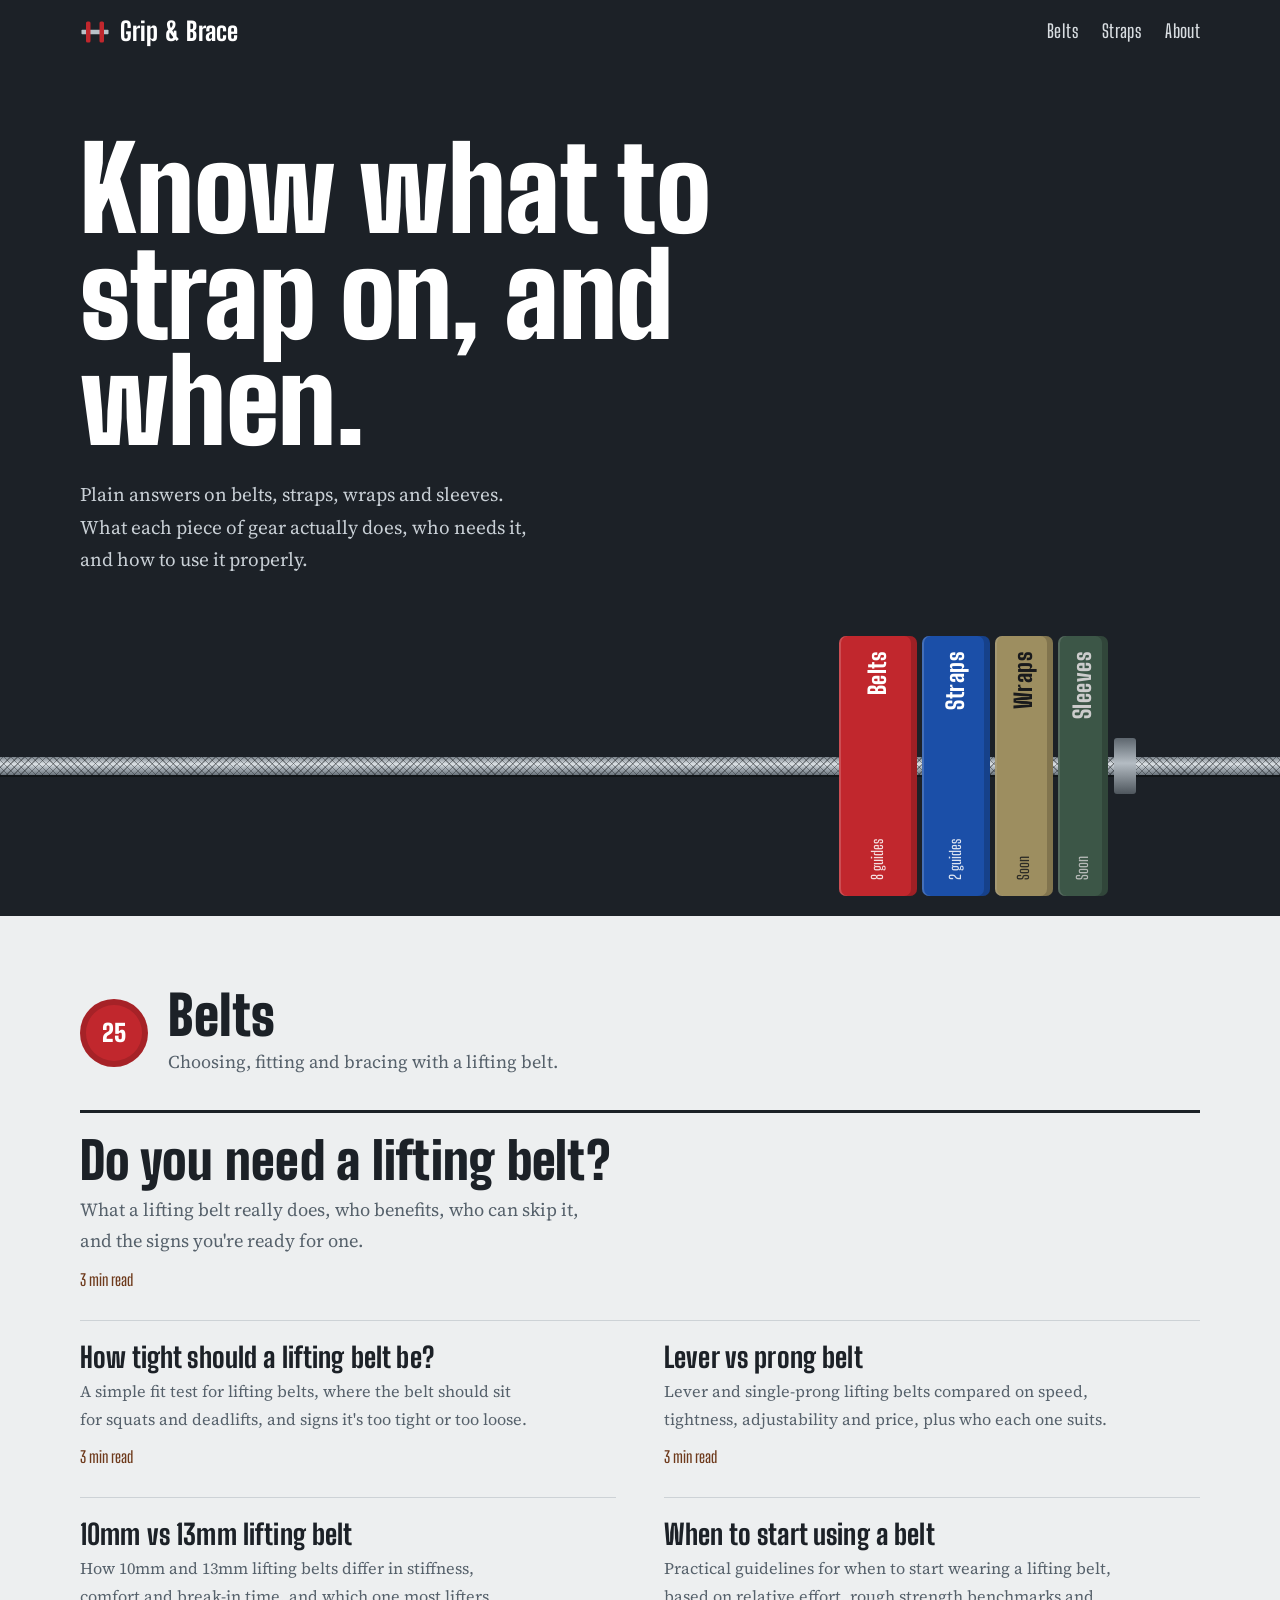
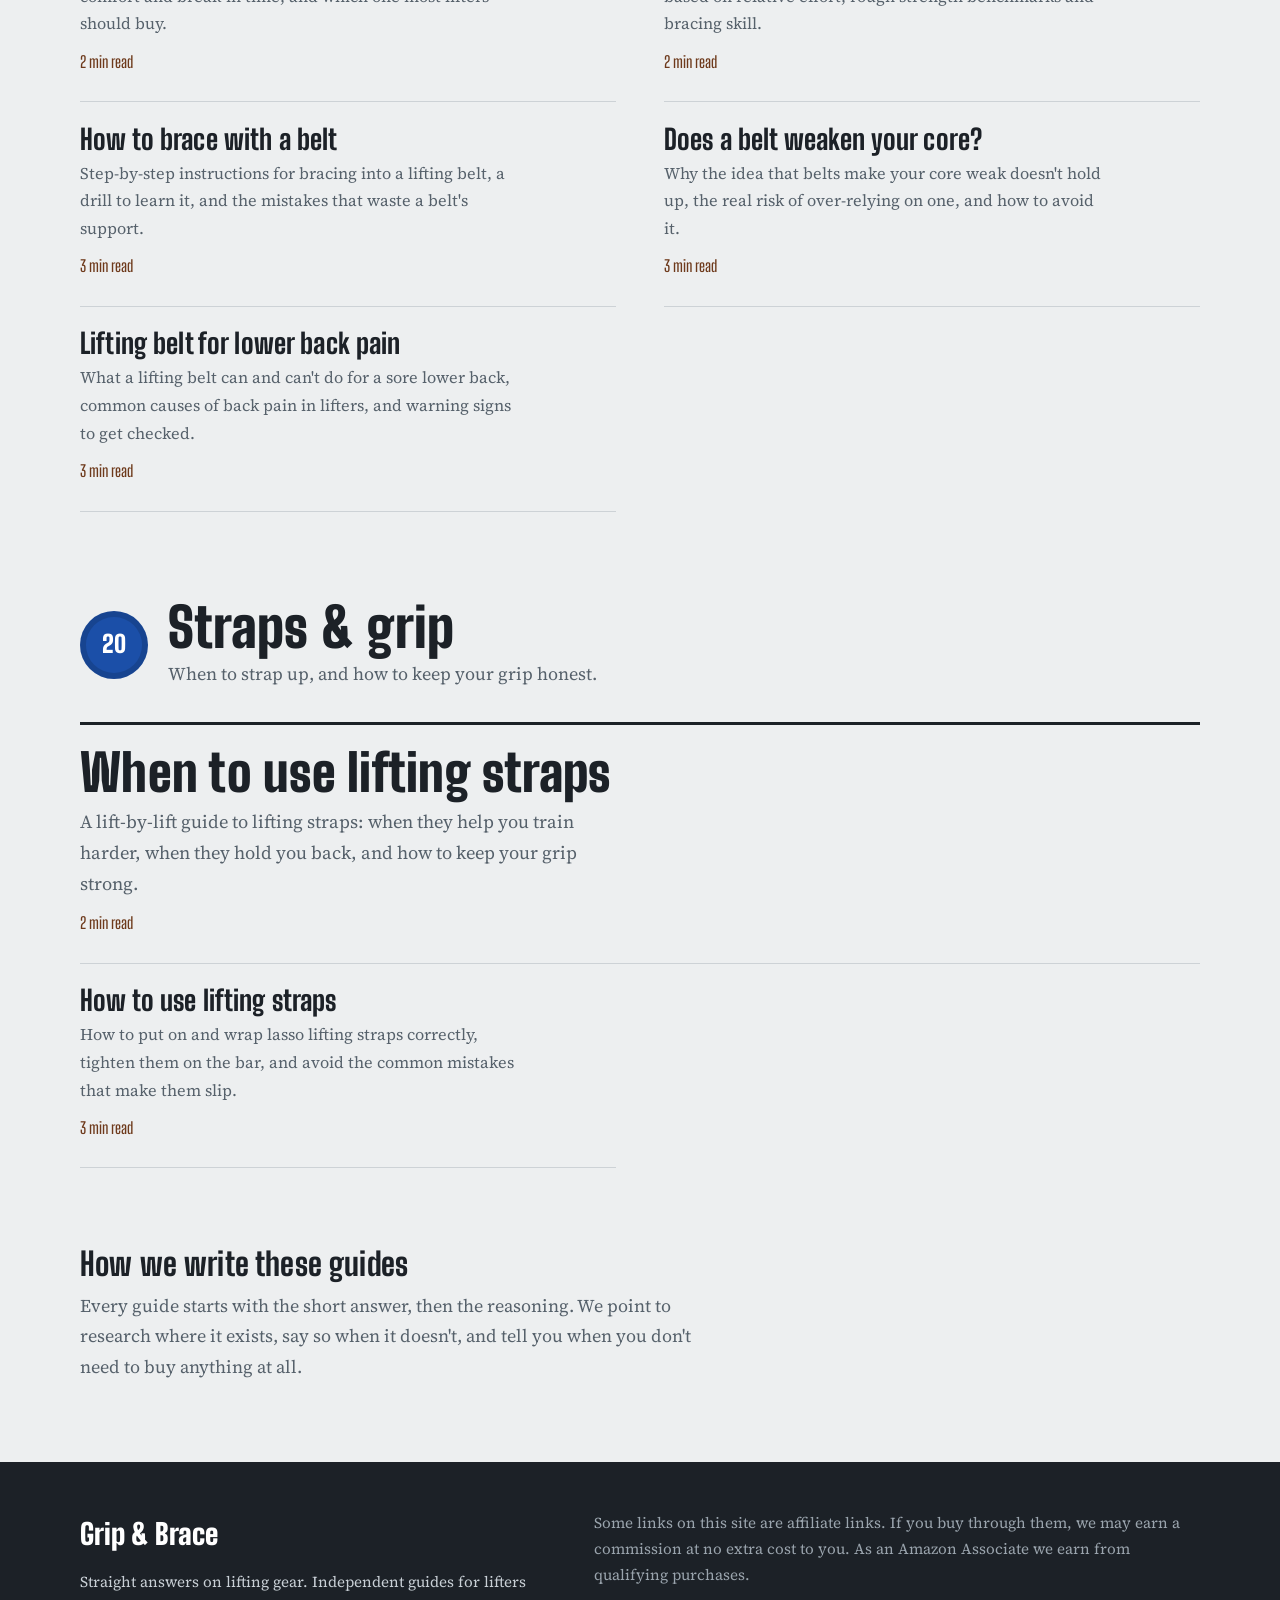
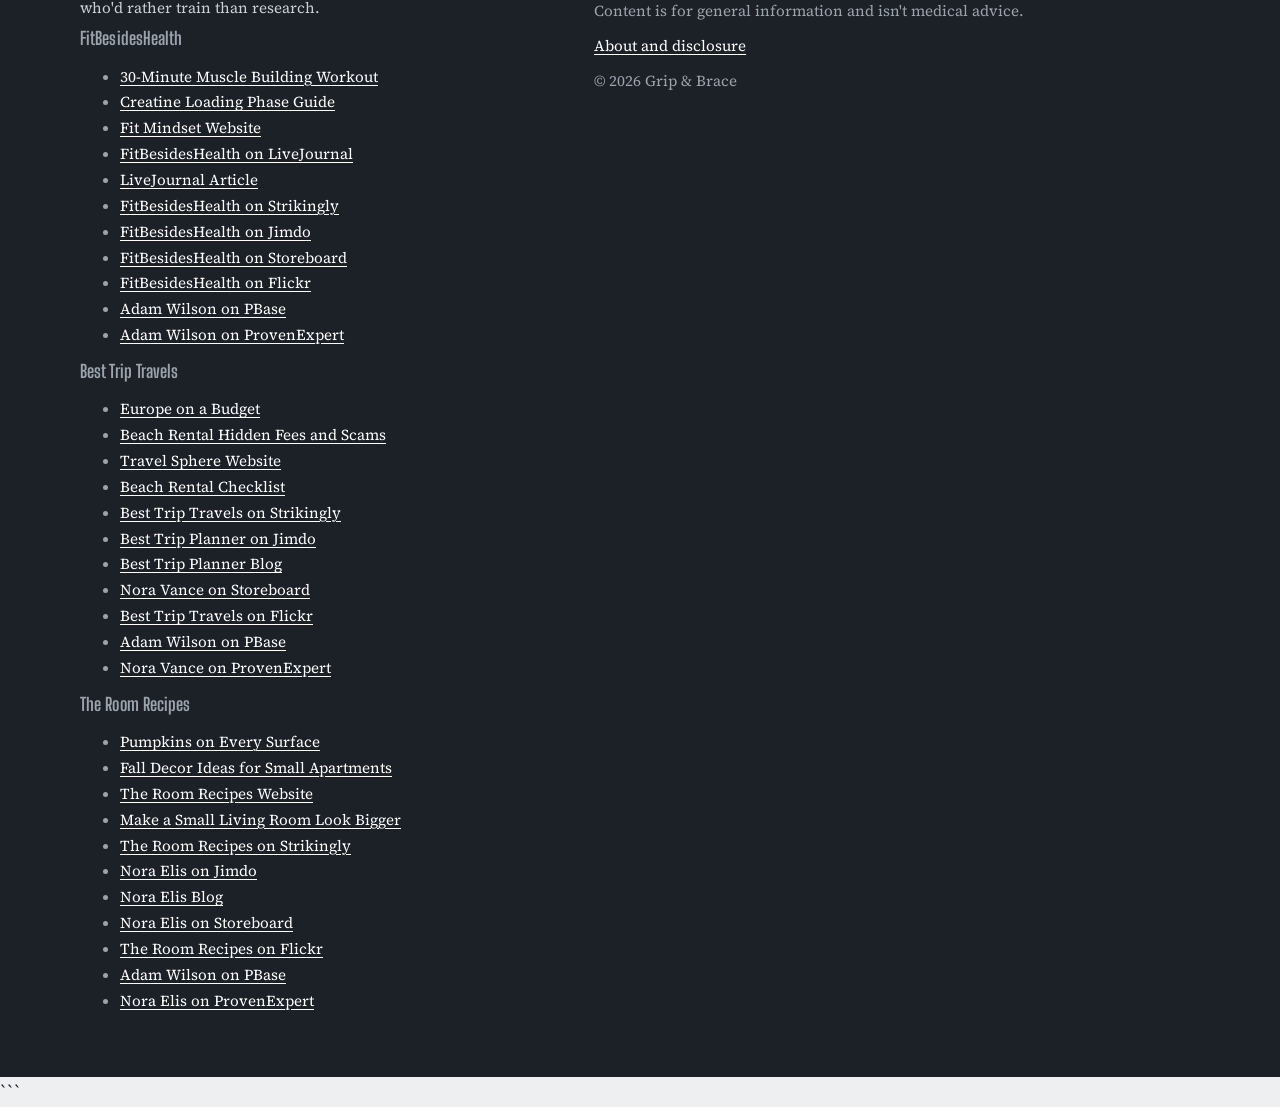
<file: index.html>
<!doctype html>
<html lang="en">
<head>
<meta name="google-site-verification" content="RPo8N9c_OC74kniDyfx547ilM0s3eMGjCmjttPsSUv8" />
<meta charset="utf-8">
<meta name="viewport" content="width=device-width, initial-scale=1">

<title>Grip &amp; Brace: Straight answers on lifting gear</title>
<meta name="description" content="Straight answers on lifting belts, straps, wrist wraps and knee sleeves: what they do, who needs them, and how to use them.">

<link rel="canonical" href="https://YOUR-USERNAME.github.io/gripandbrace/">

<meta property="og:type" content="website">
<meta property="og:title" content="Grip &amp; Brace: Straight answers on lifting gear">
<meta property="og:description" content="Straight answers on lifting belts, straps, wrist wraps and knee sleeves: what they do, who needs them, and how to use them.">
<meta property="og:url" content="https://YOUR-USERNAME.github.io/gripandbrace/">
<meta property="og:site_name" content="Grip &amp; Brace">

<meta name="twitter:card" content="summary">

<link rel="icon" href="assets/favicon.svg" type="image/svg+xml">

<link rel="preconnect" href="https://fonts.googleapis.com">
<link rel="preconnect" href="https://fonts.gstatic.com" crossorigin>
<link href="https://fonts.googleapis.com/css2?family=Big+Shoulders+Display:wght@600;800;900&family=Source+Serif+4:ital,opsz,wght@0,8..60,400;0,8..60,600;1,8..60,400&display=swap" rel="stylesheet">

<link rel="stylesheet" href="assets/style.css">

<script type="application/ld+json">
{
  "@context": "https://schema.org",
  "@type": "WebSite",
  "name": "Grip & Brace",
  "url": "https://YOUR-USERNAME.github.io/gripandbrace/"
}
</script>
</head>

<body class="home">

<a class="skip" href="#main">Skip to content</a>

<header class="site-header">
  <div class="wrap header-inner">

    <a class="wordmark" href="./" aria-label="Grip &amp; Brace home">
      <svg class="mark" viewBox="0 0 40 40" aria-hidden="true">
        <rect x="2" y="17" width="36" height="6" rx="1" fill="currentColor"/>
        <rect x="8" y="6" width="6" height="28" rx="2" fill="var(--red)"/>
        <rect x="26" y="6" width="6" height="28" rx="2" fill="var(--red)"/>
      </svg>
      <span>Grip &amp; Brace</span>
    </a>

    <nav aria-label="Main">
      <a href="#belts">Belts</a>
      <a href="#straps">Straps</a>
      <a href="about/">About</a>
    </nav>

  </div>
</header>

<main id="main">

<section class="hero">
  <div class="wrap">
    <h1>Know what to strap on, and when.</h1>
    <p class="hero-sub">
      Plain answers on belts, straps, wraps and sleeves.
      What each piece of gear actually does, who needs it,
      and how to use it properly.
    </p>
  </div>

  <div class="barbell" role="navigation" aria-label="Browse by gear">
    <div class="bar"></div>

    <div class="plates">

      <a class="plate plate-red kg25" href="#belts">
        <span class="plate-name">Belts</span>
        <span class="plate-count">8 guides</span>
      </a>

      <a class="plate plate-blue kg20" href="#straps">
        <span class="plate-name">Straps</span>
        <span class="plate-count">2 guides</span>
      </a>

      <span class="plate plate-yellow kg15 is-empty" aria-disabled="true">
        <span class="plate-name">Wraps</span>
        <span class="plate-count">Soon</span>
      </span>

      <span class="plate plate-green kg10 is-empty" aria-disabled="true">
        <span class="plate-name">Sleeves</span>
        <span class="plate-count">Soon</span>
      </span>

    </div>

    <div class="collar"></div>
  </div>
</section>

<section class="cat-section wrap" id="belts">

  <div class="cat-head">
    <span class="cat-plate plate-red" aria-hidden="true">25</span>
    <div>
      <h2>Belts</h2>
      <p>Choosing, fitting and bracing with a lifting belt.</p>
    </div>
  </div>

  <ul class="rows">

    <li class="row is-lead">
      <a href="do-you-need-a-lifting-belt/">
        <h3>Do you need a lifting belt?</h3>
        <p>What a lifting belt really does, who benefits, who can skip it, and the signs you're ready for one.</p>
        <span class="row-meta">3 min read</span>
      </a>
    </li>

    <li class="row">
      <a href="how-tight-should-a-lifting-belt-be/">
        <h3>How tight should a lifting belt be?</h3>
        <p>A simple fit test for lifting belts, where the belt should sit for squats and deadlifts, and signs it's too tight or too loose.</p>
        <span class="row-meta">3 min read</span>
      </a>
    </li>

    <li class="row">
      <a href="lever-vs-prong-belt/">
        <h3>Lever vs prong belt</h3>
        <p>Lever and single-prong lifting belts compared on speed, tightness, adjustability and price, plus who each one suits.</p>
        <span class="row-meta">3 min read</span>
      </a>
    </li>

    <li class="row">
      <a href="10mm-vs-13mm-lifting-belt/">
        <h3>10mm vs 13mm lifting belt</h3>
        <p>How 10mm and 13mm lifting belts differ in stiffness, comfort and break-in time, and which one most lifters should buy.</p>
        <span class="row-meta">2 min read</span>
      </a>
    </li>

    <li class="row">
      <a href="when-to-start-wearing-a-lifting-belt/">
        <h3>When to start using a belt</h3>
        <p>Practical guidelines for when to start wearing a lifting belt, based on relative effort, rough strength benchmarks and bracing skill.</p>
        <span class="row-meta">2 min read</span>
      </a>
    </li>

    <li class="row">
      <a href="how-to-brace-with-a-lifting-belt/">
        <h3>How to brace with a belt</h3>
        <p>Step-by-step instructions for bracing into a lifting belt, a drill to learn it, and the mistakes that waste a belt's support.</p>
        <span class="row-meta">3 min read</span>
      </a>
    </li>

    <li class="row">
      <a href="does-a-lifting-belt-weaken-your-core/">
        <h3>Does a belt weaken your core?</h3>
        <p>Why the idea that belts make your core weak doesn't hold up, the real risk of over-relying on one, and how to avoid it.</p>
        <span class="row-meta">3 min read</span>
      </a>
    </li>

    <li class="row">
      <a href="lifting-belt-for-lower-back-pain/">
        <h3>Lifting belt for lower back pain</h3>
        <p>What a lifting belt can and can't do for a sore lower back, common causes of back pain in lifters, and warning signs to get checked.</p>
        <span class="row-meta">3 min read</span>
      </a>
    </li>

  </ul>
</section>

<section class="cat-section wrap" id="straps">

  <div class="cat-head">
    <span class="cat-plate plate-blue" aria-hidden="true">20</span>
    <div>
      <h2>Straps &amp; grip</h2>
      <p>When to strap up, and how to keep your grip honest.</p>
    </div>
  </div>

  <ul class="rows">

    <li class="row is-lead">
      <a href="when-to-use-lifting-straps/">
        <h3>When to use lifting straps</h3>
        <p>A lift-by-lift guide to lifting straps: when they help you train harder, when they hold you back, and how to keep your grip strong.</p>
        <span class="row-meta">2 min read</span>
      </a>
    </li>

    <li class="row">
      <a href="how-to-use-lifting-straps/">
        <h3>How to use lifting straps</h3>
        <p>How to put on and wrap lasso lifting straps correctly, tighten them on the bar, and avoid the common mistakes that make them slip.</p>
        <span class="row-meta">3 min read</span>
      </a>
    </li>

  </ul>
</section>

<section class="wrap principle">
  <h2>How we write these guides</h2>
  <p>
    Every guide starts with the short answer, then the reasoning.
    We point to research where it exists, say so when it doesn't,
    and tell you when you don't need to buy anything at all.
  </p>
</section>

</main>

<footer class="site-footer">

  <div class="wrap footer-inner">

    <div>
      <p class="footer-mark">Grip &amp; Brace</p>
      <p>Straight answers on lifting gear. Independent guides for lifters who'd rather train than research.</p>

      <div class="footer-small">

        <h3>FitBesidesHealth</h3>
        <ul>
          <li><a href="https://fitbesideshealth.blogspot.com/2026/02/30-Minute-Muscle-Building-Workout.html" target="_blank" rel="noopener noreferrer">30-Minute Muscle Building Workout</a></li>
          <li><a href="https://fitbesideshealth.wordpress.com/2026/06/09/creatine-loading-phase-how-long-does-it-actually-take/" target="_blank" rel="noopener noreferrer">Creatine Loading Phase Guide</a></li>
          <li><a href="https://fitmindset98.wixsite.com/adam" target="_blank" rel="noopener noreferrer">Fit Mindset Website</a></li>
          <li><a href="https://fitbesideshealt.livejournal.com/" target="_blank" rel="noopener noreferrer">FitBesidesHealth on LiveJournal</a></li>
          <li><a href="https://fitbesideshealt.livejournal.com/483.html" target="_blank" rel="noopener noreferrer">LiveJournal Article</a></li>
          <li><a href="https://fitbesideshealth.mystrikingly.com/" target="_blank" rel="noopener noreferrer">FitBesidesHealth on Strikingly</a></li>
          <li><a href="https://fitbesideshealth.jimdosite.com/" target="_blank" rel="noopener noreferrer">FitBesidesHealth on Jimdo</a></li>
          <li><a href="https://www.storeboard.com/fitbesideshealth" target="_blank" rel="noopener noreferrer">FitBesidesHealth on Storeboard</a></li>
          <li><a href="https://www.flickr.com/people/fitbesideshealth/" target="_blank" rel="noopener noreferrer">FitBesidesHealth on Flickr</a></li>
          <li><a href="https://pbase.com/adamwilson98" target="_blank" rel="noopener noreferrer">Adam Wilson on PBase</a></li>
          <li><a href="https://www.provenexpert.com/en-us/adam-wilson4/" target="_blank" rel="noopener noreferrer">Adam Wilson on ProvenExpert</a></li>
        </ul>

        <h3>Best Trip Travels</h3>
        <ul>
          <li><a href="https://besttriptravels.blogspot.com/2026/10/europe-on-budget-used-to-mean-choosing.html" target="_blank" rel="noopener noreferrer">Europe on a Budget</a></li>
          <li><a href="https://besttriptravels.wordpress.com/2026/10/08/beach-rental-hidden-fees-and-scams-what-to-check-before-you-pay/" target="_blank" rel="noopener noreferrer">Beach Rental Hidden Fees and Scams</a></li>
          <li><a href="https://travelmindset194.wixsite.com/travelsphere" target="_blank" rel="noopener noreferrer">Travel Sphere Website</a></li>
          <li><a href="https://sites.google.com/view/beach-rental-checklist/home" target="_blank" rel="noopener noreferrer">Beach Rental Checklist</a></li>
          <li><a href="https://besttriptravel.mystrikingly.com/" target="_blank" rel="noopener noreferrer">Best Trip Travels on Strikingly</a></li>
          <li><a href="https://besttripplaner-1.jimdosite.com/" target="_blank" rel="noopener noreferrer">Best Trip Planner on Jimdo</a></li>
          <li><a href="https://besttripplaner-1.jimdosite.com/blog/" target="_blank" rel="noopener noreferrer">Best Trip Planner Blog</a></li>
          <li><a href="https://www.storeboard.com/noravance" target="_blank" rel="noopener noreferrer">Nora Vance on Storeboard</a></li>
          <li><a href="https://www.flickr.com/people/besttriptravel/" target="_blank" rel="noopener noreferrer">Best Trip Travels on Flickr</a></li>
          <li><a href="https://pbase.com/adamwilson98" target="_blank" rel="noopener noreferrer">Adam Wilson on PBase</a></li>
          <li><a href="https://www.provenexpert.com/nora-vance" target="_blank" rel="noopener noreferrer">Nora Vance on ProvenExpert</a></li>
        </ul>

        <h3>The Room Recipes</h3>
        <ul>
          <li><a href="https://theroomrecipes.blogspot.com/2026/10/pumpkins-on-every-surface.html" target="_blank" rel="noopener noreferrer">Pumpkins on Every Surface</a></li>
          <li><a href="https://theroomrecipes.wordpress.com/2026/10/08/fall-decor-ideas-for-small-apartments-cozy-without-the-clutter/" target="_blank" rel="noopener noreferrer">Fall Decor Ideas for Small Apartments</a></li>
          <li><a href="https://noraelis942.wixsite.com/theroomrecipes" target="_blank" rel="noopener noreferrer">The Room Recipes Website</a></li>
          <li><a href="https://sites.google.com/view/small-living-room-look-bigger/home" target="_blank" rel="noopener noreferrer">Make a Small Living Room Look Bigger</a></li>
          <li><a href="https://theroomrecipes.mystrikingly.com/" target="_blank" rel="noopener noreferrer">The Room Recipes on Strikingly</a></li>
          <li><a href="https://nora-elis-1.jimdosite.com/" target="_blank" rel="noopener noreferrer">Nora Elis on Jimdo</a></li>
          <li><a href="https://nora-elis-1.jimdosite.com/blog/" target="_blank" rel="noopener noreferrer">Nora Elis Blog</a></li>
          <li><a href="https://www.storeboard.com/noraelis" target="_blank" rel="noopener noreferrer">Nora Elis on Storeboard</a></li>
          <li><a href="https://www.flickr.com/people/theroomrecipes/" target="_blank" rel="noopener noreferrer">The Room Recipes on Flickr</a></li>
          <li><a href="https://pbase.com/adamwilson98" target="_blank" rel="noopener noreferrer">Adam Wilson on PBase</a></li>
          <li><a href="https://www.provenexpert.com/nora-elis/" target="_blank" rel="noopener noreferrer">Nora Elis on ProvenExpert</a></li>
        </ul>

      </div>
    </div>

    <div class="footer-small">

      <p>
        Some links on this site are affiliate links. If you buy through them,
        we may earn a commission at no extra cost to you. As an Amazon Associate
        we earn from qualifying purchases.
      </p>

      <p>Content is for general information and isn't medical advice.</p>

      <p><a href="about/">About and disclosure</a></p>

      <p>&copy; 2026 Grip &amp; Brace</p>

    </div>

  </div>

</footer>

<script src="assets/main.js" defer></script>

</body>
</html>
```
</file>
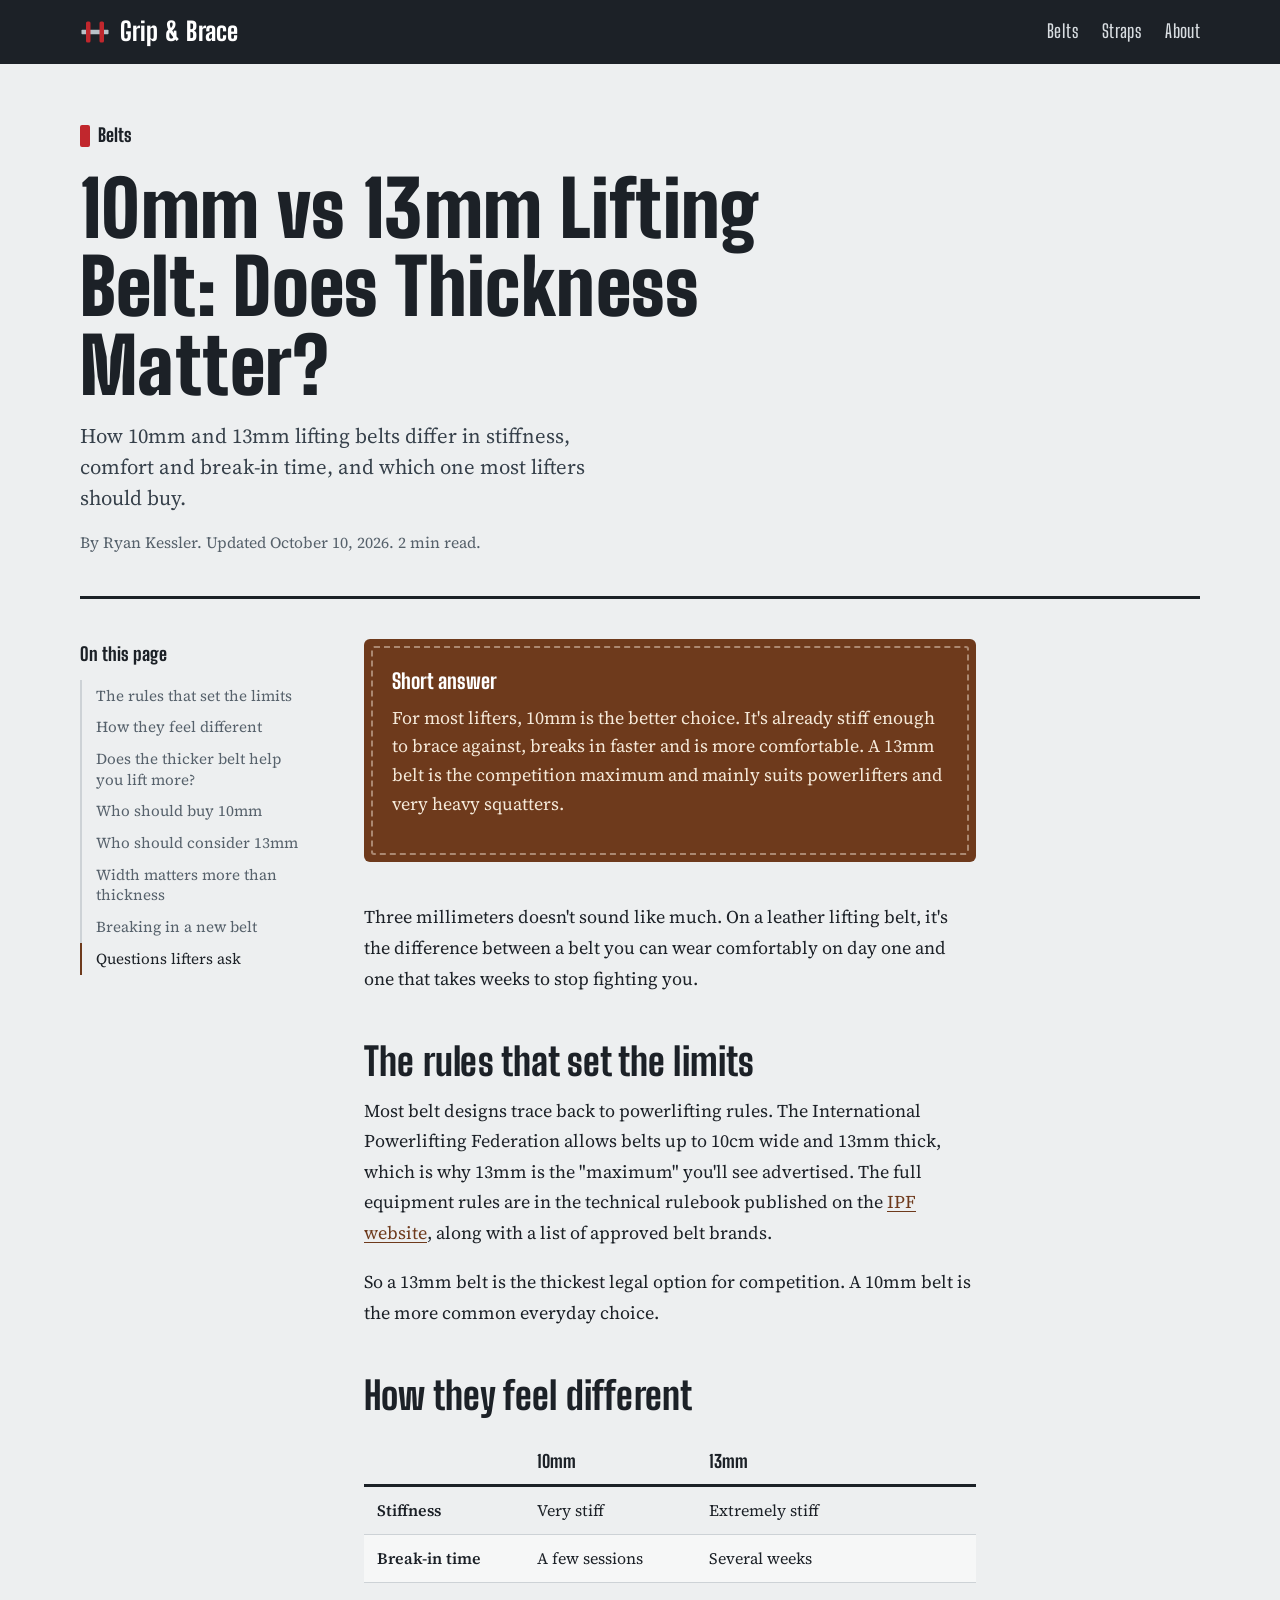
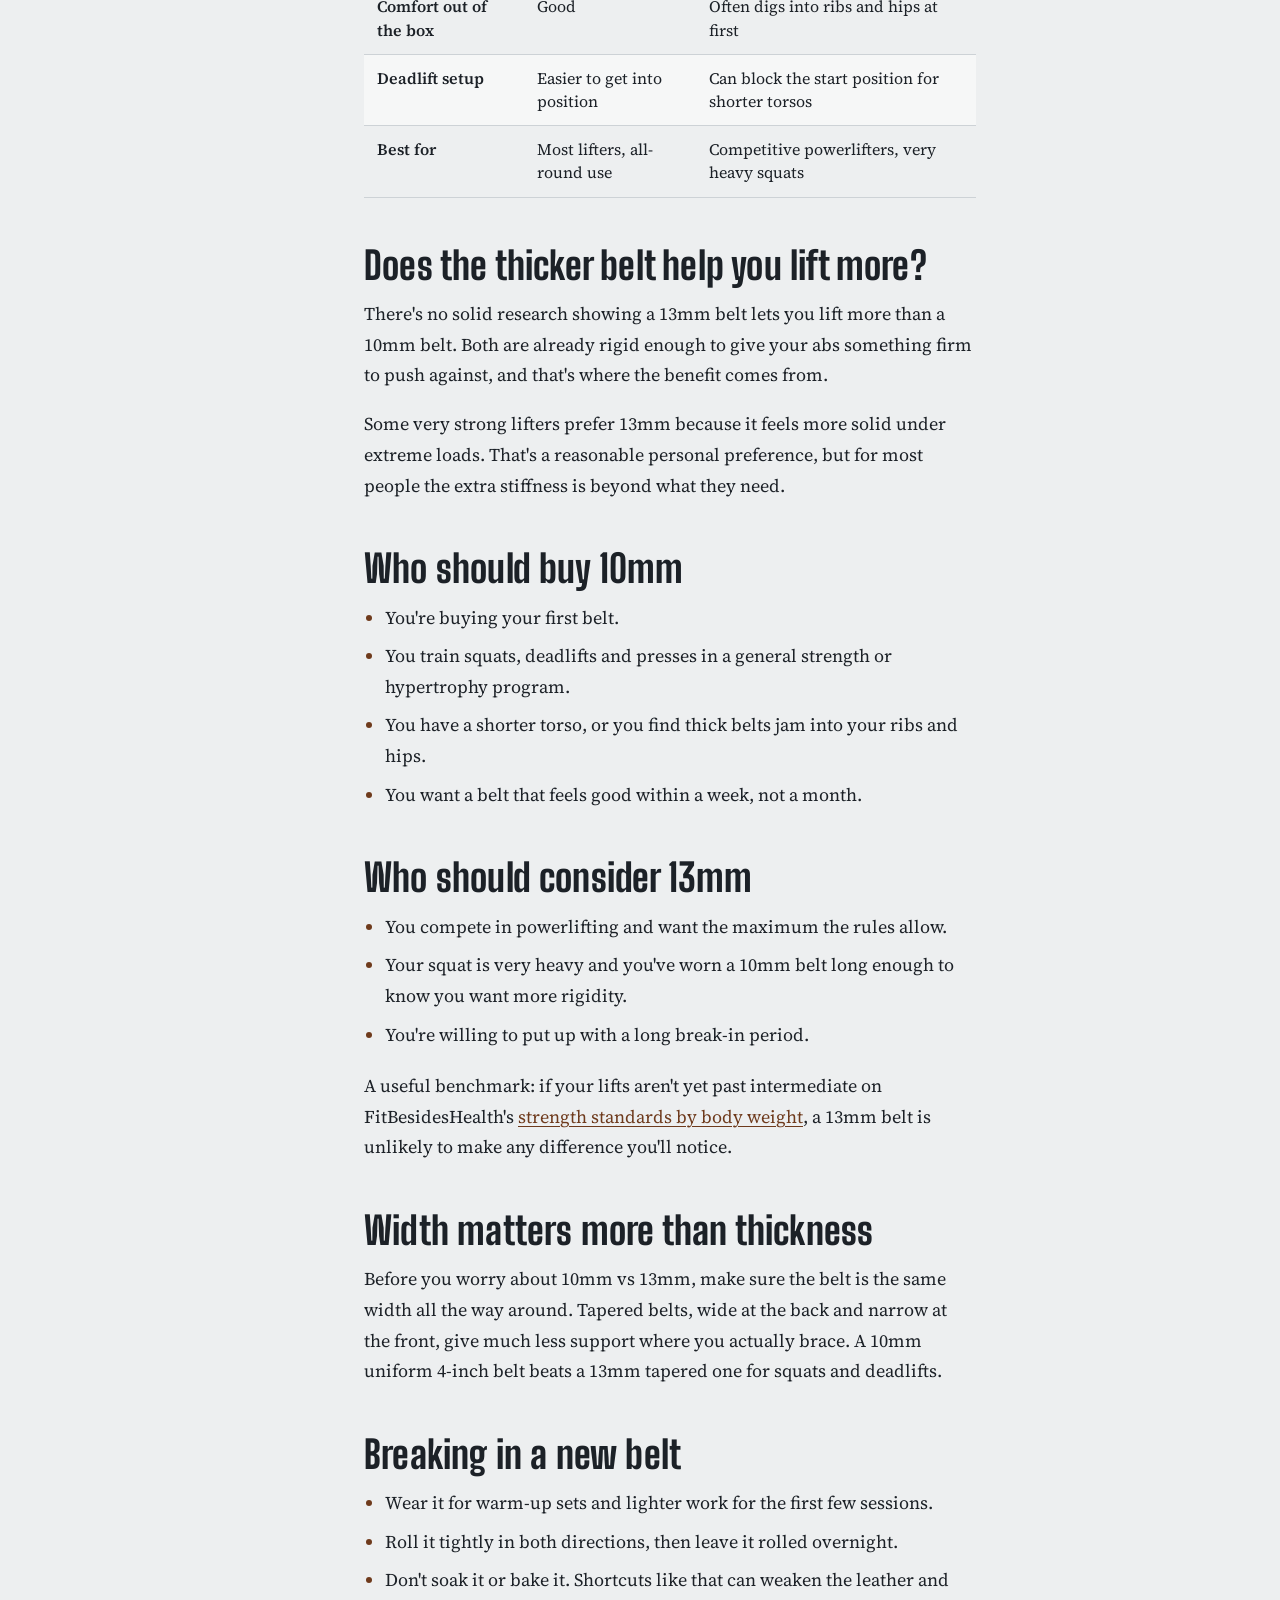
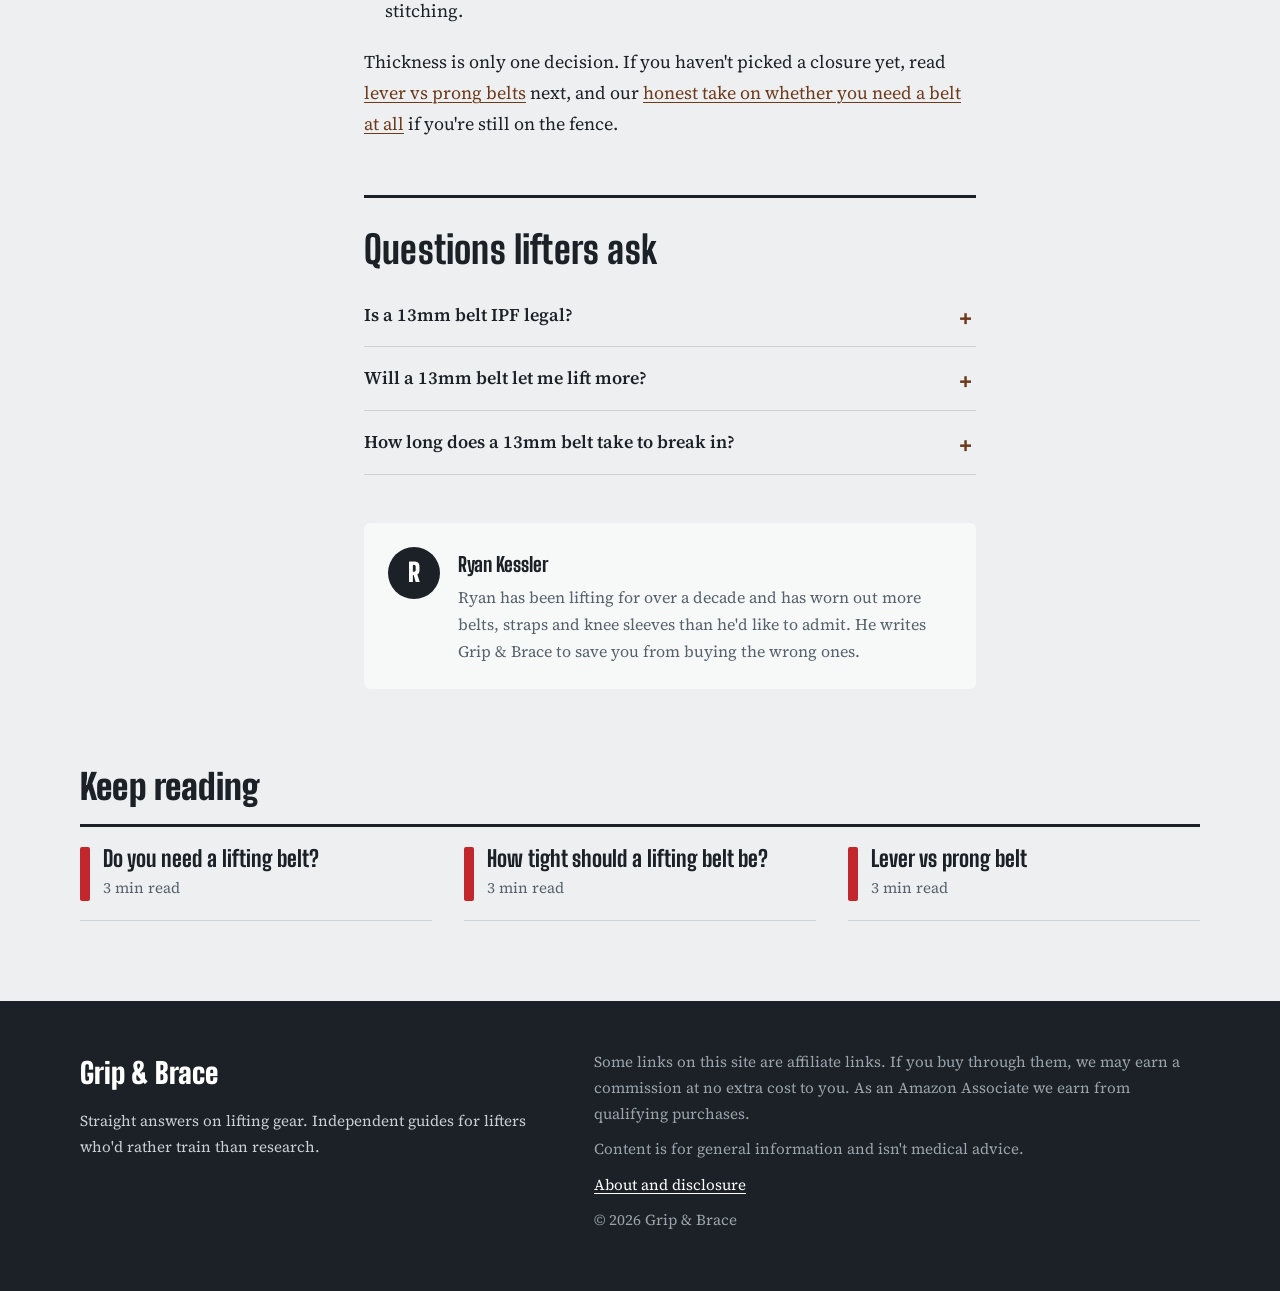
<file: 10mm-vs-13mm-lifting-belt/index.html>
<!doctype html>
<html lang="en">
<head>
<meta charset="utf-8">
<meta name="viewport" content="width=device-width, initial-scale=1">
<title>10mm vs 13mm Lifting Belt: Does Thickness Matter? | Grip &amp; Brace</title>
<meta name="description" content="How 10mm and 13mm lifting belts differ in stiffness, comfort and break-in time, and which one most lifters should buy.">
<link rel="canonical" href="https://YOUR-USERNAME.github.io/gripandbrace/10mm-vs-13mm-lifting-belt/">
<meta property="og:type" content="article">
<meta property="og:title" content="10mm vs 13mm Lifting Belt: Does Thickness Matter? | Grip &amp; Brace">
<meta property="og:description" content="How 10mm and 13mm lifting belts differ in stiffness, comfort and break-in time, and which one most lifters should buy.">
<meta property="og:url" content="https://YOUR-USERNAME.github.io/gripandbrace/10mm-vs-13mm-lifting-belt/">
<meta property="og:site_name" content="Grip &amp; Brace">
<meta name="twitter:card" content="summary">
<link rel="icon" href="../assets/favicon.svg" type="image/svg+xml">
<link rel="preconnect" href="https://fonts.googleapis.com">
<link rel="preconnect" href="https://fonts.gstatic.com" crossorigin>
<link href="https://fonts.googleapis.com/css2?family=Big+Shoulders+Display:wght@600;800;900&family=Source+Serif+4:ital,opsz,wght@0,8..60,400;0,8..60,600;1,8..60,400&display=swap" rel="stylesheet">
<link rel="stylesheet" href="../assets/style.css">
<script type="application/ld+json">{"@context": "https://schema.org", "@type": "Article", "headline": "10mm vs 13mm Lifting Belt: Does Thickness Matter?", "description": "How 10mm and 13mm lifting belts differ in stiffness, comfort and break-in time, and which one most lifters should buy.", "datePublished": "2026-10-10", "dateModified": "2026-10-10", "mainEntityOfPage": "https://YOUR-USERNAME.github.io/gripandbrace/10mm-vs-13mm-lifting-belt/", "author": {"@type": "Person", "name": "Ryan Kessler"}, "publisher": {"@type": "Organization", "name": "Grip & Brace"}, "wordCount": 544}</script><script type="application/ld+json">{"@context": "https://schema.org", "@type": "FAQPage", "mainEntity": [{"@type": "Question", "name": "Is a 13mm belt IPF legal?", "acceptedAnswer": {"@type": "Answer", "text": "Yes. IPF rules allow belts up to 13mm thick and 10cm wide, so 13mm is the thickest legal option."}}, {"@type": "Question", "name": "Will a 13mm belt let me lift more?", "acceptedAnswer": {"@type": "Answer", "text": "There's no good evidence it adds more than a 10mm belt for most people. Both are rigid enough to give your brace something to push against."}}, {"@type": "Question", "name": "How long does a 13mm belt take to break in?", "acceptedAnswer": {"@type": "Answer", "text": "Usually several weeks of regular use, compared with a few sessions for a 10mm belt."}}]}</script><script type="application/ld+json">{"@context": "https://schema.org", "@type": "BreadcrumbList", "itemListElement": [{"@type": "ListItem", "position": 1, "name": "Grip & Brace", "item": "https://YOUR-USERNAME.github.io/gripandbrace/"}, {"@type": "ListItem", "position": 2, "name": "Belts", "item": "https://YOUR-USERNAME.github.io/gripandbrace/#belts"}, {"@type": "ListItem", "position": 3, "name": "10mm vs 13mm lifting belt", "item": "https://YOUR-USERNAME.github.io/gripandbrace/10mm-vs-13mm-lifting-belt/"}]}</script>
</head>
<body class="post">
<a class="skip" href="#main">Skip to content</a>
<header class="site-header">
  <div class="wrap header-inner">
    <a class="wordmark" href="../" aria-label="Grip &amp; Brace home">
      <svg class="mark" viewBox="0 0 40 40" aria-hidden="true"><rect x="2" y="17" width="36" height="6" rx="1" fill="currentColor"/><rect x="8" y="6" width="6" height="28" rx="2" fill="var(--red)"/><rect x="26" y="6" width="6" height="28" rx="2" fill="var(--red)"/></svg>
      <span>Grip &amp; Brace</span>
    </a>
    <nav aria-label="Main">
      <a href="../#belts">Belts</a>
      <a href="../#straps">Straps</a>
      <a href="../about/">About</a>
    </nav>
  </div>
</header>
<main id="main">

<div class="progress" aria-hidden="true"><span></span></div>
<article class="post">
  <header class="post-head wrap">
    <a class="cat-link" href="../#belts"><span class="swatch plate-red"></span>Belts</a>
    <h1>10mm vs 13mm Lifting Belt: Does Thickness Matter?</h1>
    <p class="deck">How 10mm and 13mm lifting belts differ in stiffness, comfort and break-in time, and which one most lifters should buy.</p>
    <p class="byline">By Ryan Kessler. Updated October 10, 2026. 2 min read.</p>
  </header>
  <div class="post-grid wrap">
    <aside class="toc" aria-label="On this page">
      <details open><summary>On this page</summary><ol><li><a href="#the-rules-that-set-the-limits">The rules that set the limits</a></li><li><a href="#how-they-feel-different">How they feel different</a></li><li><a href="#does-the-thicker-belt-help-you-lift-more">Does the thicker belt help you lift more?</a></li><li><a href="#who-should-buy-10mm">Who should buy 10mm</a></li><li><a href="#who-should-consider-13mm">Who should consider 13mm</a></li><li><a href="#width-matters-more-than-thickness">Width matters more than thickness</a></li><li><a href="#breaking-in-a-new-belt">Breaking in a new belt</a></li><li><a href="#faq">Questions lifters ask</a></li></ol></details>
    </aside>
    <div class="post-body">
      <div class="answer"><p class="answer-label">Short answer</p><p>For most lifters, 10mm is the better choice. It&#x27;s already stiff enough to brace against, breaks in faster and is more comfortable. A 13mm belt is the competition maximum and mainly suits powerlifters and very heavy squatters.</p></div>
      <p>Three millimeters doesn't sound like much. On a leather lifting belt, it's the difference between a belt you can wear comfortably on day one and one that takes weeks to stop fighting you.</p>

<h2 id="the-rules-that-set-the-limits">The rules that set the limits</h2>
<p>Most belt designs trace back to powerlifting rules. The International Powerlifting Federation allows belts up to 10cm wide and 13mm thick, which is why 13mm is the "maximum" you'll see advertised. The full equipment rules are in the technical rulebook published on the <a href="https://www.powerlifting.sport/" target="_blank" rel="noopener">IPF website</a>, along with a list of approved belt brands.</p>
<p>So a 13mm belt is the thickest legal option for competition. A 10mm belt is the more common everyday choice.</p>

<h2 id="how-they-feel-different">How they feel different</h2>
<div class="table-wrap"><table>
  <thead><tr><th></th><th>10mm</th><th>13mm</th></tr></thead>
  <tbody>
    <tr><td>Stiffness</td><td>Very stiff</td><td>Extremely stiff</td></tr>
    <tr><td>Break-in time</td><td>A few sessions</td><td>Several weeks</td></tr>
    <tr><td>Comfort out of the box</td><td>Good</td><td>Often digs into ribs and hips at first</td></tr>
    <tr><td>Deadlift setup</td><td>Easier to get into position</td><td>Can block the start position for shorter torsos</td></tr>
    <tr><td>Best for</td><td>Most lifters, all-round use</td><td>Competitive powerlifters, very heavy squats</td></tr>
  </tbody>
</table></div>

<h2 id="does-the-thicker-belt-help-you-lift-more">Does the thicker belt help you lift more?</h2>
<p>There's no solid research showing a 13mm belt lets you lift more than a 10mm belt. Both are already rigid enough to give your abs something firm to push against, and that's where the benefit comes from.</p>
<p>Some very strong lifters prefer 13mm because it feels more solid under extreme loads. That's a reasonable personal preference, but for most people the extra stiffness is beyond what they need.</p>

<h2 id="who-should-buy-10mm">Who should buy 10mm</h2>
<ul>
  <li>You're buying your first belt.</li>
  <li>You train squats, deadlifts and presses in a general strength or hypertrophy program.</li>
  <li>You have a shorter torso, or you find thick belts jam into your ribs and hips.</li>
  <li>You want a belt that feels good within a week, not a month.</li>
</ul>

<h2 id="who-should-consider-13mm">Who should consider 13mm</h2>
<ul>
  <li>You compete in powerlifting and want the maximum the rules allow.</li>
  <li>Your squat is very heavy and you've worn a 10mm belt long enough to know you want more rigidity.</li>
  <li>You're willing to put up with a long break-in period.</li>
</ul>
<p>A useful benchmark: if your lifts aren't yet past intermediate on FitBesidesHealth's <a href="https://fitbesideshealth.com/strength-standards/">strength standards by body weight</a>, a 13mm belt is unlikely to make any difference you'll notice.</p>

<h2 id="width-matters-more-than-thickness">Width matters more than thickness</h2>
<p>Before you worry about 10mm vs 13mm, make sure the belt is the same width all the way around. Tapered belts, wide at the back and narrow at the front, give much less support where you actually brace. A 10mm uniform 4-inch belt beats a 13mm tapered one for squats and deadlifts.</p>

<h2 id="breaking-in-a-new-belt">Breaking in a new belt</h2>
<ul>
  <li>Wear it for warm-up sets and lighter work for the first few sessions.</li>
  <li>Roll it tightly in both directions, then leave it rolled overnight.</li>
  <li>Don't soak it or bake it. Shortcuts like that can weaken the leather and stitching.</li>
</ul>
<p>Thickness is only one decision. If you haven't picked a closure yet, read <a href="../lever-vs-prong-belt/">lever vs prong belts</a> next, and our <a href="../do-you-need-a-lifting-belt/">honest take on whether you need a belt at all</a> if you're still on the fence.</p>

      <section class="faq" id="faq"><h2>Questions lifters ask</h2><details><summary>Is a 13mm belt IPF legal?</summary><p>Yes. IPF rules allow belts up to 13mm thick and 10cm wide, so 13mm is the thickest legal option.</p></details><details><summary>Will a 13mm belt let me lift more?</summary><p>There&#x27;s no good evidence it adds more than a 10mm belt for most people. Both are rigid enough to give your brace something to push against.</p></details><details><summary>How long does a 13mm belt take to break in?</summary><p>Usually several weeks of regular use, compared with a few sessions for a 10mm belt.</p></details></section>
      <div class="author"><div class="author-mark" aria-hidden="true">R</div><div><p class="author-name">Ryan Kessler</p><p>Ryan has been lifting for over a decade and has worn out more belts, straps and knee sleeves than he&#x27;d like to admit. He writes Grip &amp; Brace to save you from buying the wrong ones.</p></div></div>
    </div>
  </div>
  <section class="related wrap" aria-labelledby="rel-h"><h2 id="rel-h">Keep reading</h2><ul><li><a href="../do-you-need-a-lifting-belt/"><span class="swatch plate-red"></span><span class="rel-title">Do you need a lifting belt?</span><span class="rel-meta">3 min read</span></a></li><li><a href="../how-tight-should-a-lifting-belt-be/"><span class="swatch plate-red"></span><span class="rel-title">How tight should a lifting belt be?</span><span class="rel-meta">3 min read</span></a></li><li><a href="../lever-vs-prong-belt/"><span class="swatch plate-red"></span><span class="rel-title">Lever vs prong belt</span><span class="rel-meta">3 min read</span></a></li></ul></section>
</article>
</main>
<footer class="site-footer">
  <div class="wrap footer-inner">
    <div>
      <p class="footer-mark">Grip &amp; Brace</p>
      <p>Straight answers on lifting gear. Independent guides for lifters who'd rather train than research.</p>
    </div>
    <div class="footer-small">
      <p>Some links on this site are affiliate links. If you buy through them, we may earn a commission at no extra cost to you. As an Amazon Associate we earn from qualifying purchases.</p>
      <p>Content is for general information and isn't medical advice.</p>
      <p><a href="../about/">About and disclosure</a></p>
      <p>&copy; 2026 Grip &amp; Brace</p>
    </div>
  </div>
</footer>
<script src="../assets/main.js" defer></script>
</body>
</html>
</file>
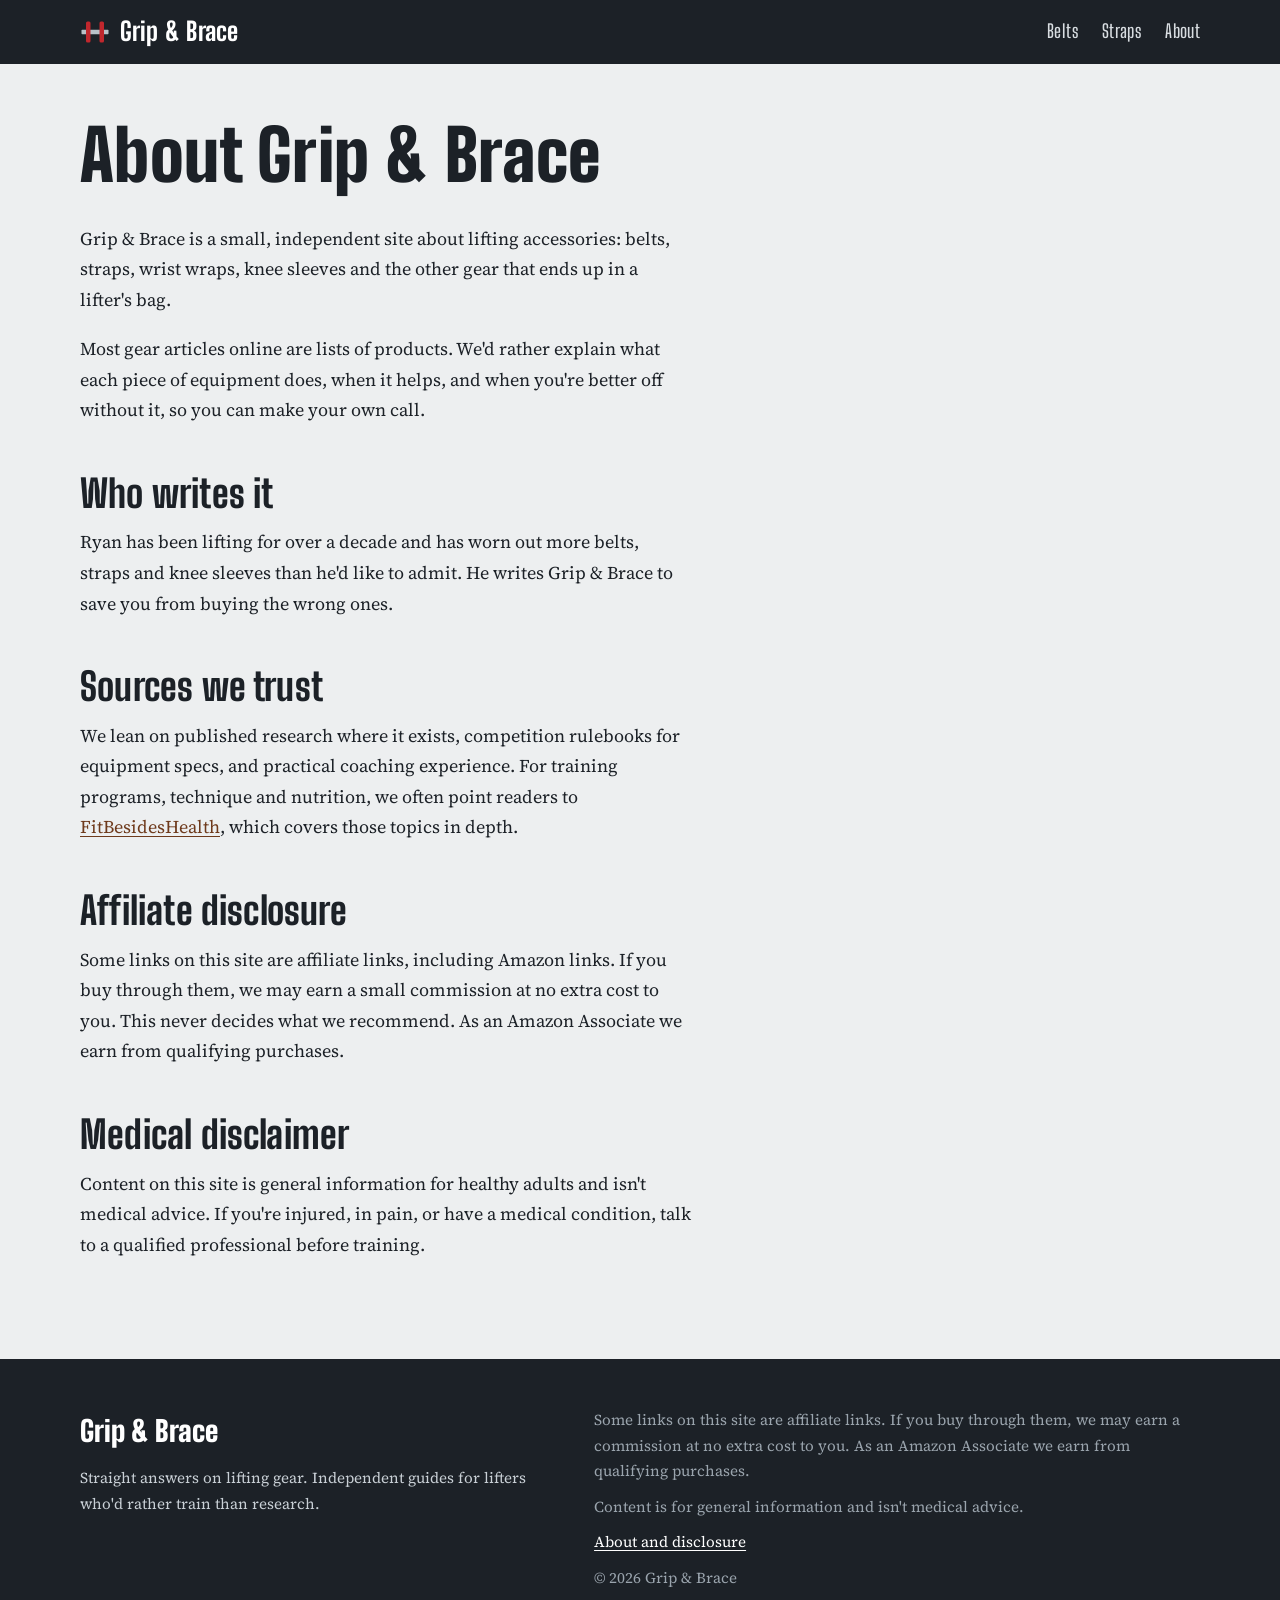
<file: about/index.html>
<!doctype html>
<html lang="en">
<head>
<meta charset="utf-8">
<meta name="viewport" content="width=device-width, initial-scale=1">
<title>About | Grip &amp; Brace</title>
<meta name="description" content="About Grip &amp; Brace, who writes it, and our affiliate disclosure.">
<link rel="canonical" href="https://YOUR-USERNAME.github.io/gripandbrace/about/">
<meta property="og:type" content="website">
<meta property="og:title" content="About | Grip &amp; Brace">
<meta property="og:description" content="About Grip &amp; Brace, who writes it, and our affiliate disclosure.">
<meta property="og:url" content="https://YOUR-USERNAME.github.io/gripandbrace/about/">
<meta property="og:site_name" content="Grip &amp; Brace">
<meta name="twitter:card" content="summary">
<link rel="icon" href="../assets/favicon.svg" type="image/svg+xml">
<link rel="preconnect" href="https://fonts.googleapis.com">
<link rel="preconnect" href="https://fonts.gstatic.com" crossorigin>
<link href="https://fonts.googleapis.com/css2?family=Big+Shoulders+Display:wght@600;800;900&family=Source+Serif+4:ital,opsz,wght@0,8..60,400;0,8..60,600;1,8..60,400&display=swap" rel="stylesheet">
<link rel="stylesheet" href="../assets/style.css">

</head>
<body class="page">
<a class="skip" href="#main">Skip to content</a>
<header class="site-header">
  <div class="wrap header-inner">
    <a class="wordmark" href="../" aria-label="Grip &amp; Brace home">
      <svg class="mark" viewBox="0 0 40 40" aria-hidden="true"><rect x="2" y="17" width="36" height="6" rx="1" fill="currentColor"/><rect x="8" y="6" width="6" height="28" rx="2" fill="var(--red)"/><rect x="26" y="6" width="6" height="28" rx="2" fill="var(--red)"/></svg>
      <span>Grip &amp; Brace</span>
    </a>
    <nav aria-label="Main">
      <a href="../#belts">Belts</a>
      <a href="../#straps">Straps</a>
      <a href="../about/">About</a>
    </nav>
  </div>
</header>
<main id="main">

<article class="post simple wrap">
  <h1>About Grip &amp; Brace</h1>
  <div class="post-body">
    <p>Grip &amp; Brace is a small, independent site about lifting accessories: belts, straps, wrist wraps, knee sleeves and the other gear that ends up in a lifter's bag.</p>
    <p>Most gear articles online are lists of products. We'd rather explain what each piece of equipment does, when it helps, and when you're better off without it, so you can make your own call.</p>
    <h2>Who writes it</h2>
    <p>Ryan has been lifting for over a decade and has worn out more belts, straps and knee sleeves than he&#x27;d like to admit. He writes Grip &amp; Brace to save you from buying the wrong ones.</p>
    <h2>Sources we trust</h2>
    <p>We lean on published research where it exists, competition rulebooks for equipment specs, and practical coaching experience. For training programs, technique and nutrition, we often point readers to <a href="https://fitbesideshealth.com/">FitBesidesHealth</a>, which covers those topics in depth.</p>
    <h2>Affiliate disclosure</h2>
    <p>Some links on this site are affiliate links, including Amazon links. If you buy through them, we may earn a small commission at no extra cost to you. This never decides what we recommend. As an Amazon Associate we earn from qualifying purchases.</p>
    <h2>Medical disclaimer</h2>
    <p>Content on this site is general information for healthy adults and isn't medical advice. If you're injured, in pain, or have a medical condition, talk to a qualified professional before training.</p>
  </div>
</article>
</main>
<footer class="site-footer">
  <div class="wrap footer-inner">
    <div>
      <p class="footer-mark">Grip &amp; Brace</p>
      <p>Straight answers on lifting gear. Independent guides for lifters who'd rather train than research.</p>
    </div>
    <div class="footer-small">
      <p>Some links on this site are affiliate links. If you buy through them, we may earn a commission at no extra cost to you. As an Amazon Associate we earn from qualifying purchases.</p>
      <p>Content is for general information and isn't medical advice.</p>
      <p><a href="../about/">About and disclosure</a></p>
      <p>&copy; 2026 Grip &amp; Brace</p>
    </div>
  </div>
</footer>
<script src="../assets/main.js" defer></script>
</body>
</html>
</file>
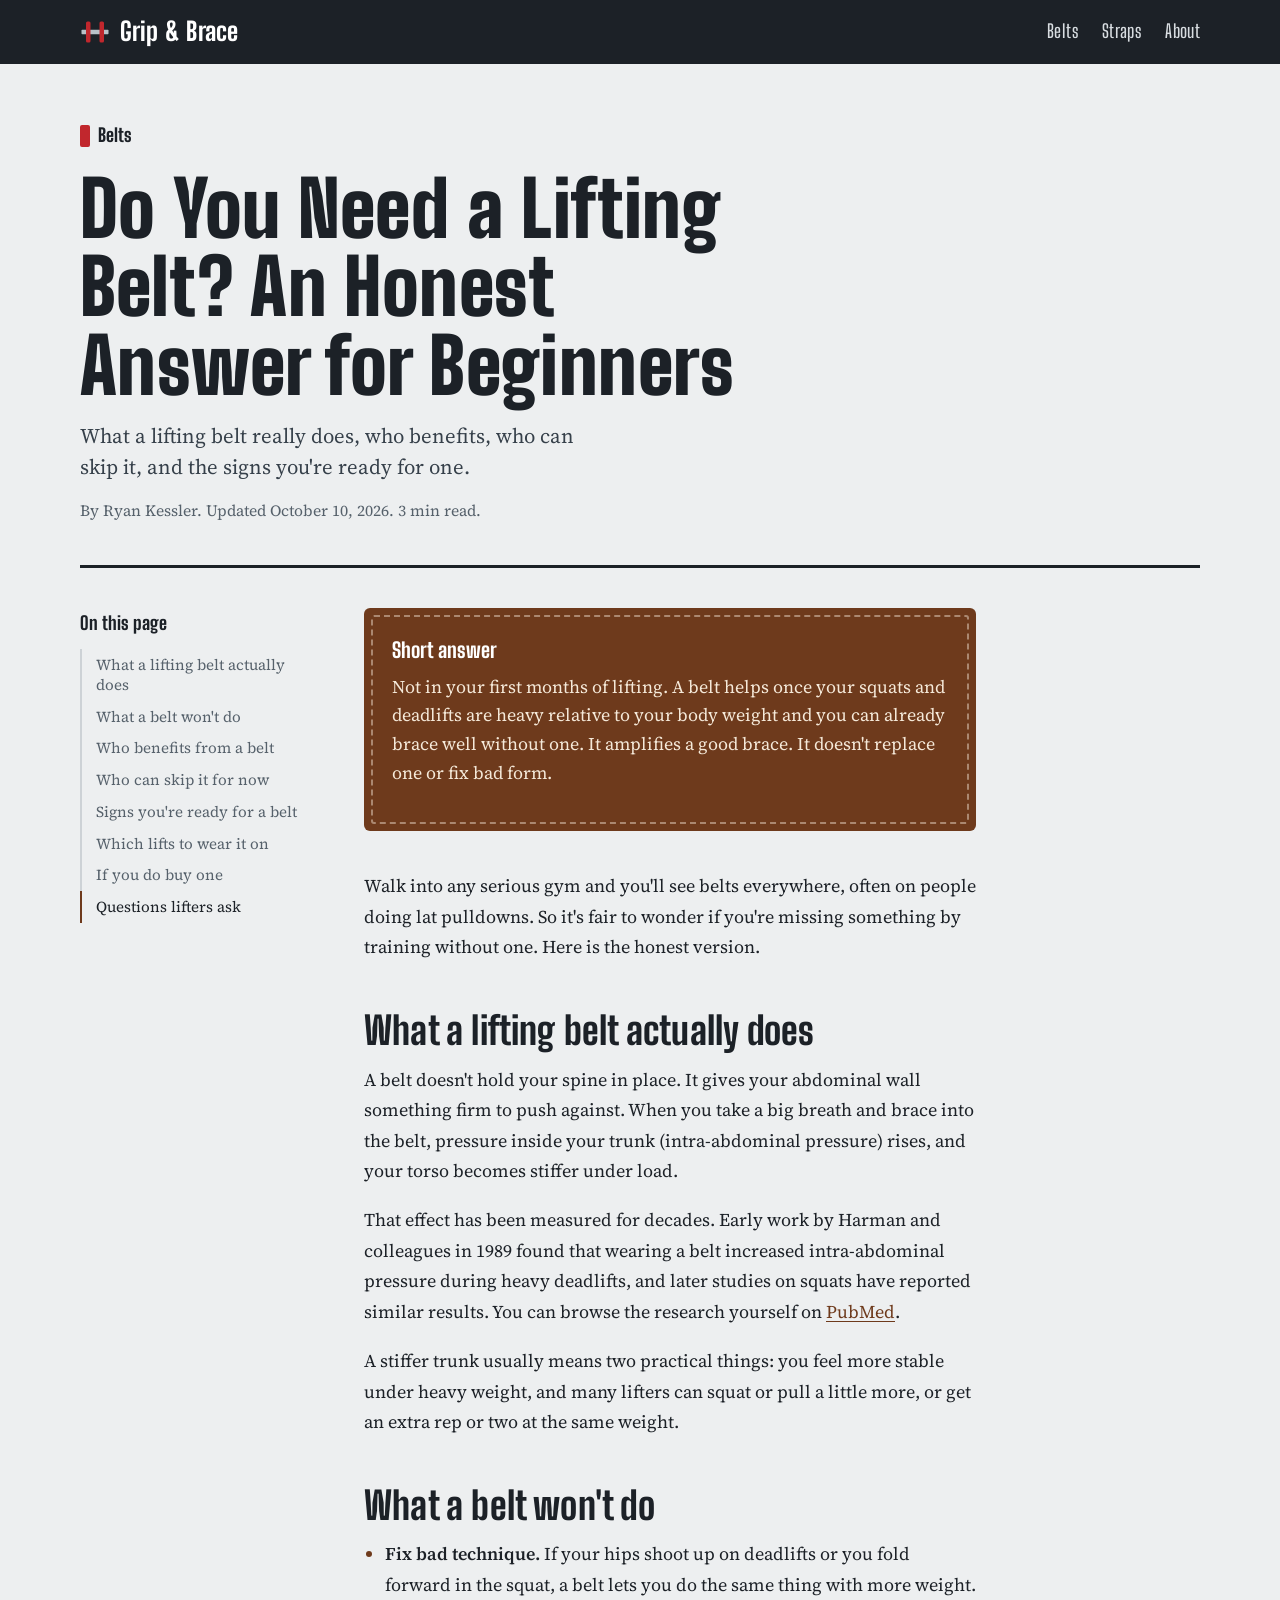
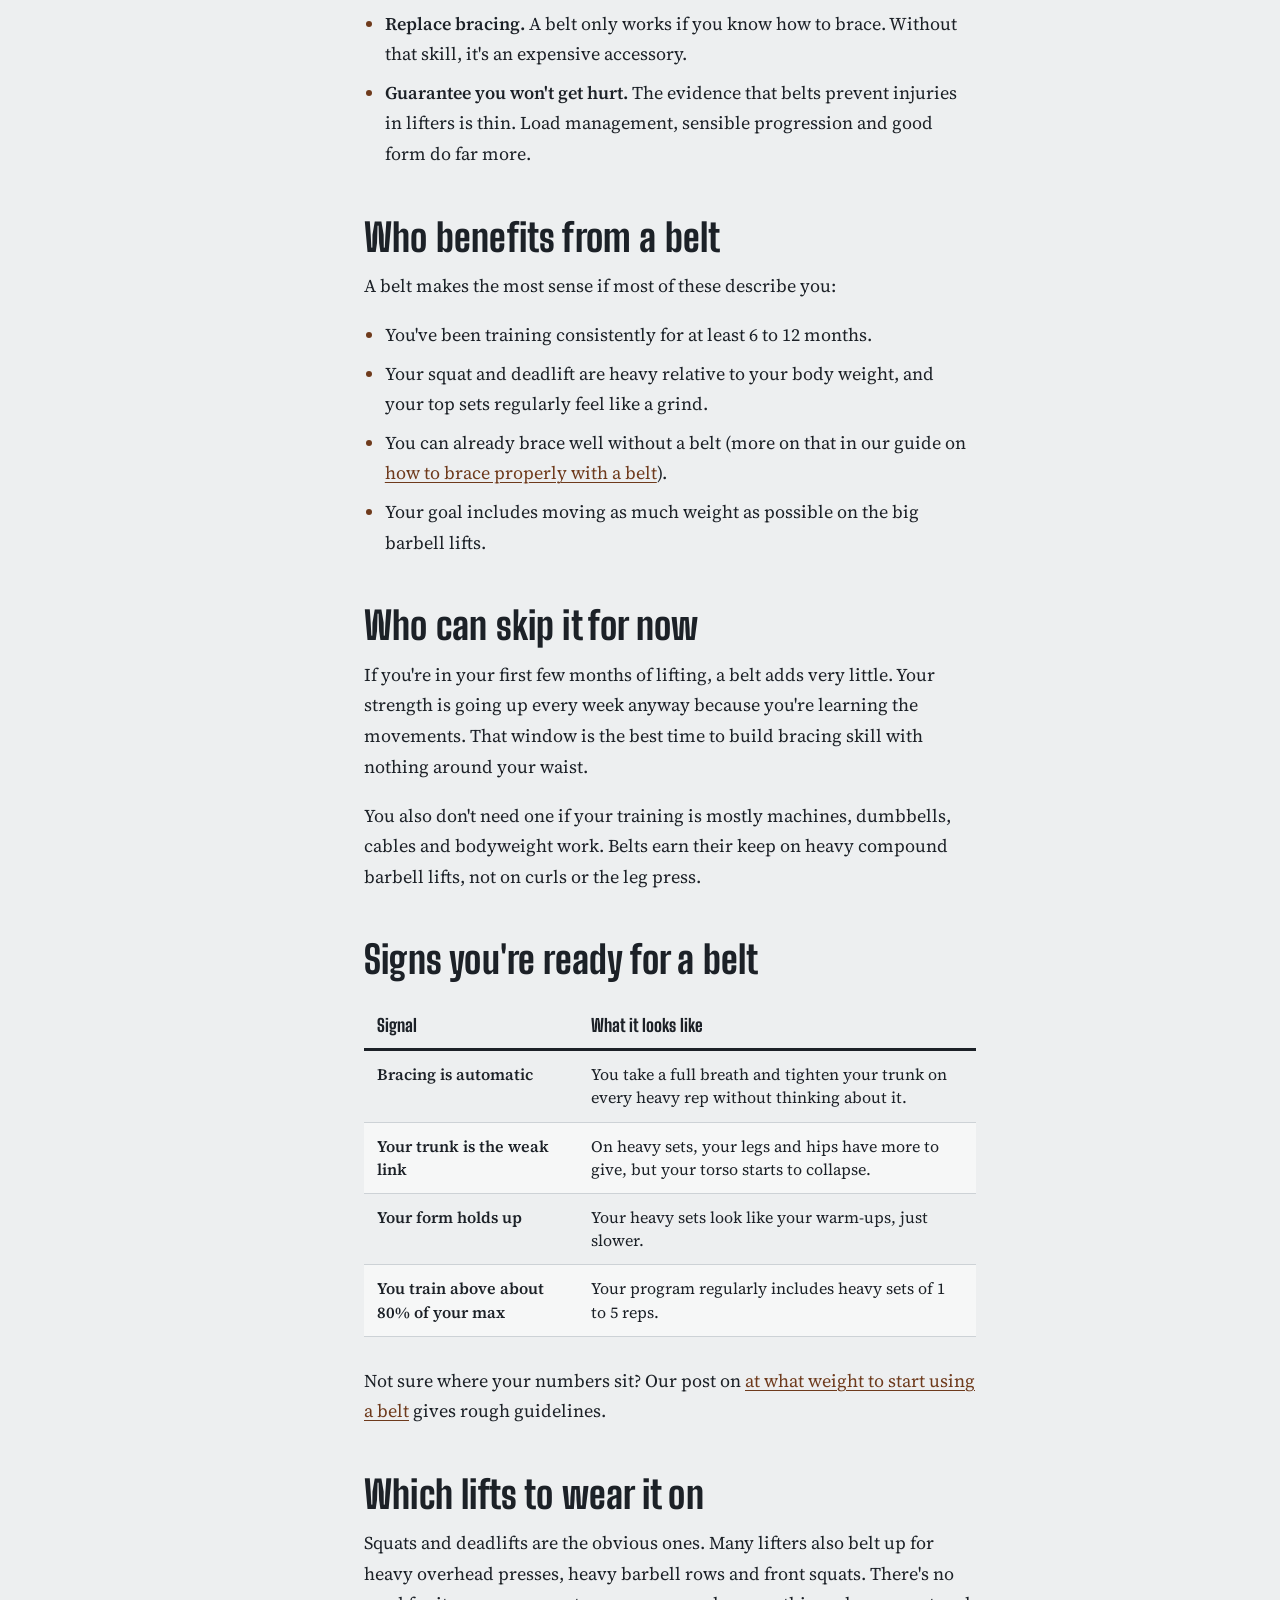
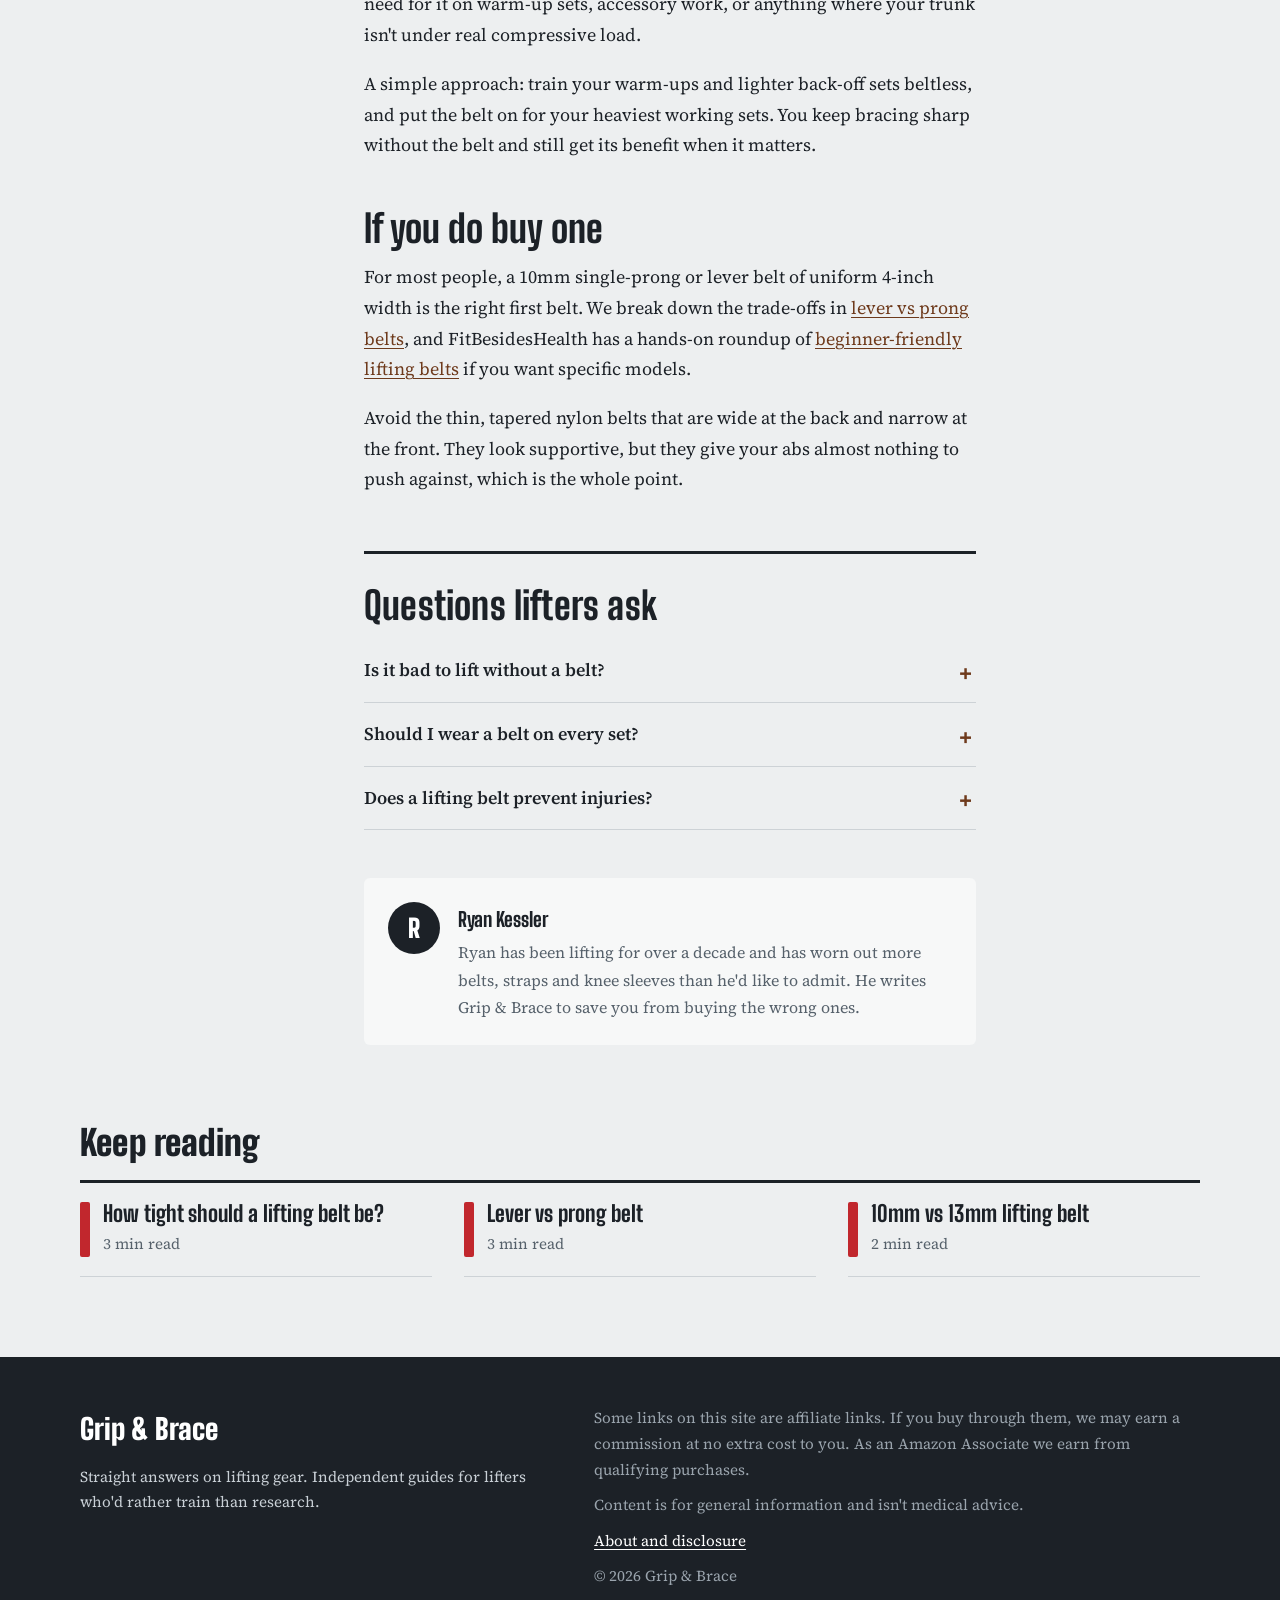
<file: do-you-need-a-lifting-belt/index.html>
<!doctype html>
<html lang="en">
<head>
<meta charset="utf-8">
<meta name="viewport" content="width=device-width, initial-scale=1">
<title>Do You Need a Lifting Belt? An Honest Answer for Beginners | Grip &amp; Brace</title>
<meta name="description" content="What a lifting belt really does, who benefits, who can skip it, and the signs you&#x27;re ready for one.">
<link rel="canonical" href="https://YOUR-USERNAME.github.io/gripandbrace/do-you-need-a-lifting-belt/">
<meta property="og:type" content="article">
<meta property="og:title" content="Do You Need a Lifting Belt? An Honest Answer for Beginners | Grip &amp; Brace">
<meta property="og:description" content="What a lifting belt really does, who benefits, who can skip it, and the signs you&#x27;re ready for one.">
<meta property="og:url" content="https://YOUR-USERNAME.github.io/gripandbrace/do-you-need-a-lifting-belt/">
<meta property="og:site_name" content="Grip &amp; Brace">
<meta name="twitter:card" content="summary">
<link rel="icon" href="../assets/favicon.svg" type="image/svg+xml">
<link rel="preconnect" href="https://fonts.googleapis.com">
<link rel="preconnect" href="https://fonts.gstatic.com" crossorigin>
<link href="https://fonts.googleapis.com/css2?family=Big+Shoulders+Display:wght@600;800;900&family=Source+Serif+4:ital,opsz,wght@0,8..60,400;0,8..60,600;1,8..60,400&display=swap" rel="stylesheet">
<link rel="stylesheet" href="../assets/style.css">
<script type="application/ld+json">{"@context": "https://schema.org", "@type": "Article", "headline": "Do You Need a Lifting Belt? An Honest Answer for Beginners", "description": "What a lifting belt really does, who benefits, who can skip it, and the signs you're ready for one.", "datePublished": "2026-10-10", "dateModified": "2026-10-10", "mainEntityOfPage": "https://YOUR-USERNAME.github.io/gripandbrace/do-you-need-a-lifting-belt/", "author": {"@type": "Person", "name": "Ryan Kessler"}, "publisher": {"@type": "Organization", "name": "Grip & Brace"}, "wordCount": 722}</script><script type="application/ld+json">{"@context": "https://schema.org", "@type": "FAQPage", "mainEntity": [{"@type": "Question", "name": "Is it bad to lift without a belt?", "acceptedAnswer": {"@type": "Answer", "text": "No. Most lifters train beltless for their first year or more, and plenty of strong people never use one. Lifting beltless builds bracing skill."}}, {"@type": "Question", "name": "Should I wear a belt on every set?", "acceptedAnswer": {"@type": "Answer", "text": "No. Save it for your heaviest working sets, roughly 80% of your max and above. Warm-ups and lighter sets are better done without it."}}, {"@type": "Question", "name": "Does a lifting belt prevent injuries?", "acceptedAnswer": {"@type": "Answer", "text": "There's little evidence that belts prevent injuries on their own. Sensible loading, good technique and recovery matter far more."}}]}</script><script type="application/ld+json">{"@context": "https://schema.org", "@type": "BreadcrumbList", "itemListElement": [{"@type": "ListItem", "position": 1, "name": "Grip & Brace", "item": "https://YOUR-USERNAME.github.io/gripandbrace/"}, {"@type": "ListItem", "position": 2, "name": "Belts", "item": "https://YOUR-USERNAME.github.io/gripandbrace/#belts"}, {"@type": "ListItem", "position": 3, "name": "Do you need a lifting belt?", "item": "https://YOUR-USERNAME.github.io/gripandbrace/do-you-need-a-lifting-belt/"}]}</script>
</head>
<body class="post">
<a class="skip" href="#main">Skip to content</a>
<header class="site-header">
  <div class="wrap header-inner">
    <a class="wordmark" href="../" aria-label="Grip &amp; Brace home">
      <svg class="mark" viewBox="0 0 40 40" aria-hidden="true"><rect x="2" y="17" width="36" height="6" rx="1" fill="currentColor"/><rect x="8" y="6" width="6" height="28" rx="2" fill="var(--red)"/><rect x="26" y="6" width="6" height="28" rx="2" fill="var(--red)"/></svg>
      <span>Grip &amp; Brace</span>
    </a>
    <nav aria-label="Main">
      <a href="../#belts">Belts</a>
      <a href="../#straps">Straps</a>
      <a href="../about/">About</a>
    </nav>
  </div>
</header>
<main id="main">

<div class="progress" aria-hidden="true"><span></span></div>
<article class="post">
  <header class="post-head wrap">
    <a class="cat-link" href="../#belts"><span class="swatch plate-red"></span>Belts</a>
    <h1>Do You Need a Lifting Belt? An Honest Answer for Beginners</h1>
    <p class="deck">What a lifting belt really does, who benefits, who can skip it, and the signs you&#x27;re ready for one.</p>
    <p class="byline">By Ryan Kessler. Updated October 10, 2026. 3 min read.</p>
  </header>
  <div class="post-grid wrap">
    <aside class="toc" aria-label="On this page">
      <details open><summary>On this page</summary><ol><li><a href="#what-a-lifting-belt-actually-does">What a lifting belt actually does</a></li><li><a href="#what-a-belt-won-t-do">What a belt won&#x27;t do</a></li><li><a href="#who-benefits-from-a-belt">Who benefits from a belt</a></li><li><a href="#who-can-skip-it-for-now">Who can skip it for now</a></li><li><a href="#signs-you-re-ready-for-a-belt">Signs you&#x27;re ready for a belt</a></li><li><a href="#which-lifts-to-wear-it-on">Which lifts to wear it on</a></li><li><a href="#if-you-do-buy-one">If you do buy one</a></li><li><a href="#faq">Questions lifters ask</a></li></ol></details>
    </aside>
    <div class="post-body">
      <div class="answer"><p class="answer-label">Short answer</p><p>Not in your first months of lifting. A belt helps once your squats and deadlifts are heavy relative to your body weight and you can already brace well without one. It amplifies a good brace. It doesn&#x27;t replace one or fix bad form.</p></div>
      <p>Walk into any serious gym and you'll see belts everywhere, often on people doing lat pulldowns. So it's fair to wonder if you're missing something by training without one. Here is the honest version.</p>

<h2 id="what-a-lifting-belt-actually-does">What a lifting belt actually does</h2>
<p>A belt doesn't hold your spine in place. It gives your abdominal wall something firm to push against. When you take a big breath and brace into the belt, pressure inside your trunk (intra-abdominal pressure) rises, and your torso becomes stiffer under load.</p>
<p>That effect has been measured for decades. Early work by Harman and colleagues in 1989 found that wearing a belt increased intra-abdominal pressure during heavy deadlifts, and later studies on squats have reported similar results. You can browse the research yourself on <a href="https://pubmed.ncbi.nlm.nih.gov/?term=weightlifting+belt+intra-abdominal+pressure" target="_blank" rel="noopener">PubMed</a>.</p>
<p>A stiffer trunk usually means two practical things: you feel more stable under heavy weight, and many lifters can squat or pull a little more, or get an extra rep or two at the same weight.</p>

<h2 id="what-a-belt-won-t-do">What a belt won't do</h2>
<ul>
  <li><strong>Fix bad technique.</strong> If your hips shoot up on deadlifts or you fold forward in the squat, a belt lets you do the same thing with more weight.</li>
  <li><strong>Replace bracing.</strong> A belt only works if you know how to brace. Without that skill, it's an expensive accessory.</li>
  <li><strong>Guarantee you won't get hurt.</strong> The evidence that belts prevent injuries in lifters is thin. Load management, sensible progression and good form do far more.</li>
</ul>

<h2 id="who-benefits-from-a-belt">Who benefits from a belt</h2>
<p>A belt makes the most sense if most of these describe you:</p>
<ul>
  <li>You've been training consistently for at least 6 to 12 months.</li>
  <li>Your squat and deadlift are heavy relative to your body weight, and your top sets regularly feel like a grind.</li>
  <li>You can already brace well without a belt (more on that in our guide on <a href="../how-to-brace-with-a-lifting-belt/">how to brace properly with a belt</a>).</li>
  <li>Your goal includes moving as much weight as possible on the big barbell lifts.</li>
</ul>

<h2 id="who-can-skip-it-for-now">Who can skip it for now</h2>
<p>If you're in your first few months of lifting, a belt adds very little. Your strength is going up every week anyway because you're learning the movements. That window is the best time to build bracing skill with nothing around your waist.</p>
<p>You also don't need one if your training is mostly machines, dumbbells, cables and bodyweight work. Belts earn their keep on heavy compound barbell lifts, not on curls or the leg press.</p>

<h2 id="signs-you-re-ready-for-a-belt">Signs you're ready for a belt</h2>
<div class="table-wrap"><table>
  <thead><tr><th>Signal</th><th>What it looks like</th></tr></thead>
  <tbody>
    <tr><td>Bracing is automatic</td><td>You take a full breath and tighten your trunk on every heavy rep without thinking about it.</td></tr>
    <tr><td>Your trunk is the weak link</td><td>On heavy sets, your legs and hips have more to give, but your torso starts to collapse.</td></tr>
    <tr><td>Your form holds up</td><td>Your heavy sets look like your warm-ups, just slower.</td></tr>
    <tr><td>You train above about 80% of your max</td><td>Your program regularly includes heavy sets of 1 to 5 reps.</td></tr>
  </tbody>
</table></div>
<p>Not sure where your numbers sit? Our post on <a href="../when-to-start-wearing-a-lifting-belt/">at what weight to start using a belt</a> gives rough guidelines.</p>

<h2 id="which-lifts-to-wear-it-on">Which lifts to wear it on</h2>
<p>Squats and deadlifts are the obvious ones. Many lifters also belt up for heavy overhead presses, heavy barbell rows and front squats. There's no need for it on warm-up sets, accessory work, or anything where your trunk isn't under real compressive load.</p>
<p>A simple approach: train your warm-ups and lighter back-off sets beltless, and put the belt on for your heaviest working sets. You keep bracing sharp without the belt and still get its benefit when it matters.</p>

<h2 id="if-you-do-buy-one">If you do buy one</h2>
<p>For most people, a 10mm single-prong or lever belt of uniform 4-inch width is the right first belt. We break down the trade-offs in <a href="../lever-vs-prong-belt/">lever vs prong belts</a>, and FitBesidesHealth has a hands-on roundup of <a href="https://fitbesideshealth.com/best-lifting-belt-for-beginners/">beginner-friendly lifting belts</a> if you want specific models.</p>
<p>Avoid the thin, tapered nylon belts that are wide at the back and narrow at the front. They look supportive, but they give your abs almost nothing to push against, which is the whole point.</p>

      <section class="faq" id="faq"><h2>Questions lifters ask</h2><details><summary>Is it bad to lift without a belt?</summary><p>No. Most lifters train beltless for their first year or more, and plenty of strong people never use one. Lifting beltless builds bracing skill.</p></details><details><summary>Should I wear a belt on every set?</summary><p>No. Save it for your heaviest working sets, roughly 80% of your max and above. Warm-ups and lighter sets are better done without it.</p></details><details><summary>Does a lifting belt prevent injuries?</summary><p>There&#x27;s little evidence that belts prevent injuries on their own. Sensible loading, good technique and recovery matter far more.</p></details></section>
      <div class="author"><div class="author-mark" aria-hidden="true">R</div><div><p class="author-name">Ryan Kessler</p><p>Ryan has been lifting for over a decade and has worn out more belts, straps and knee sleeves than he&#x27;d like to admit. He writes Grip &amp; Brace to save you from buying the wrong ones.</p></div></div>
    </div>
  </div>
  <section class="related wrap" aria-labelledby="rel-h"><h2 id="rel-h">Keep reading</h2><ul><li><a href="../how-tight-should-a-lifting-belt-be/"><span class="swatch plate-red"></span><span class="rel-title">How tight should a lifting belt be?</span><span class="rel-meta">3 min read</span></a></li><li><a href="../lever-vs-prong-belt/"><span class="swatch plate-red"></span><span class="rel-title">Lever vs prong belt</span><span class="rel-meta">3 min read</span></a></li><li><a href="../10mm-vs-13mm-lifting-belt/"><span class="swatch plate-red"></span><span class="rel-title">10mm vs 13mm lifting belt</span><span class="rel-meta">2 min read</span></a></li></ul></section>
</article>
</main>
<footer class="site-footer">
  <div class="wrap footer-inner">
    <div>
      <p class="footer-mark">Grip &amp; Brace</p>
      <p>Straight answers on lifting gear. Independent guides for lifters who'd rather train than research.</p>
    </div>
    <div class="footer-small">
      <p>Some links on this site are affiliate links. If you buy through them, we may earn a commission at no extra cost to you. As an Amazon Associate we earn from qualifying purchases.</p>
      <p>Content is for general information and isn't medical advice.</p>
      <p><a href="../about/">About and disclosure</a></p>
      <p>&copy; 2026 Grip &amp; Brace</p>
    </div>
  </div>
</footer>
<script src="../assets/main.js" defer></script>
</body>
</html>
</file>
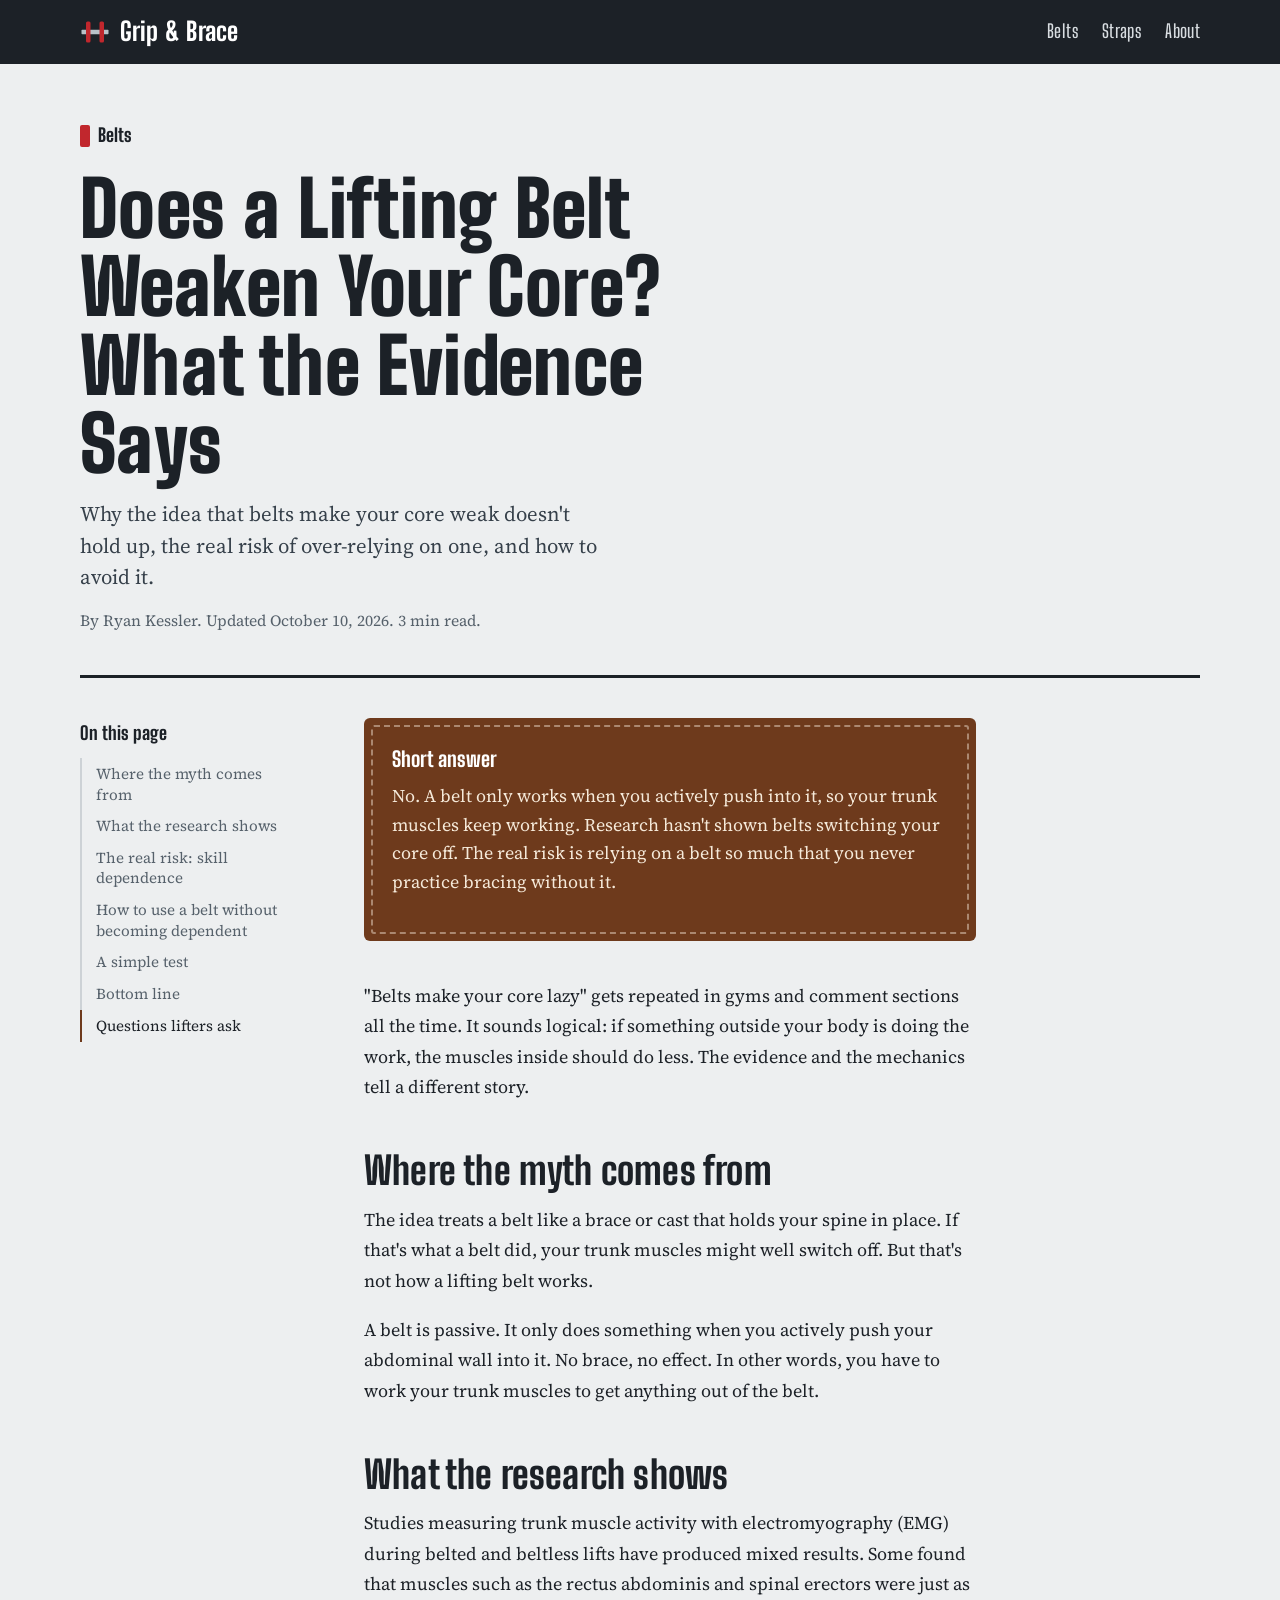
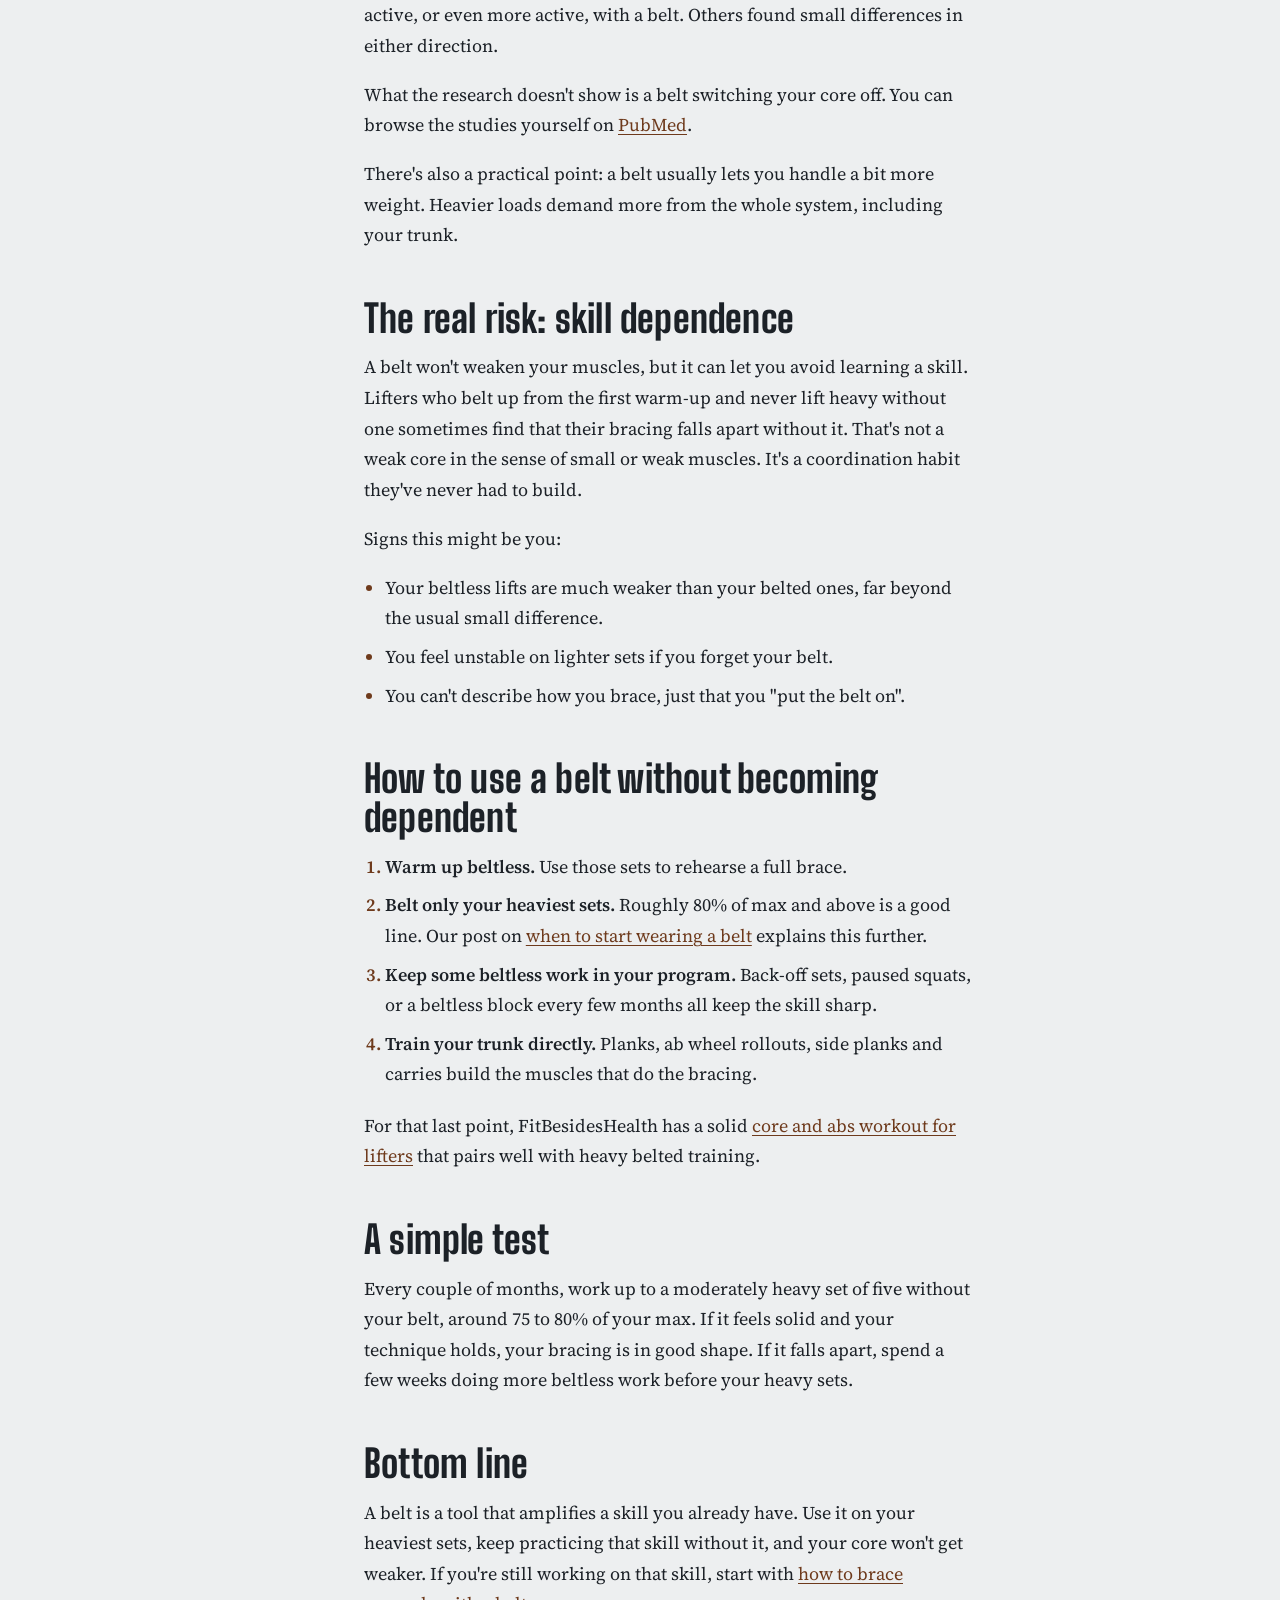
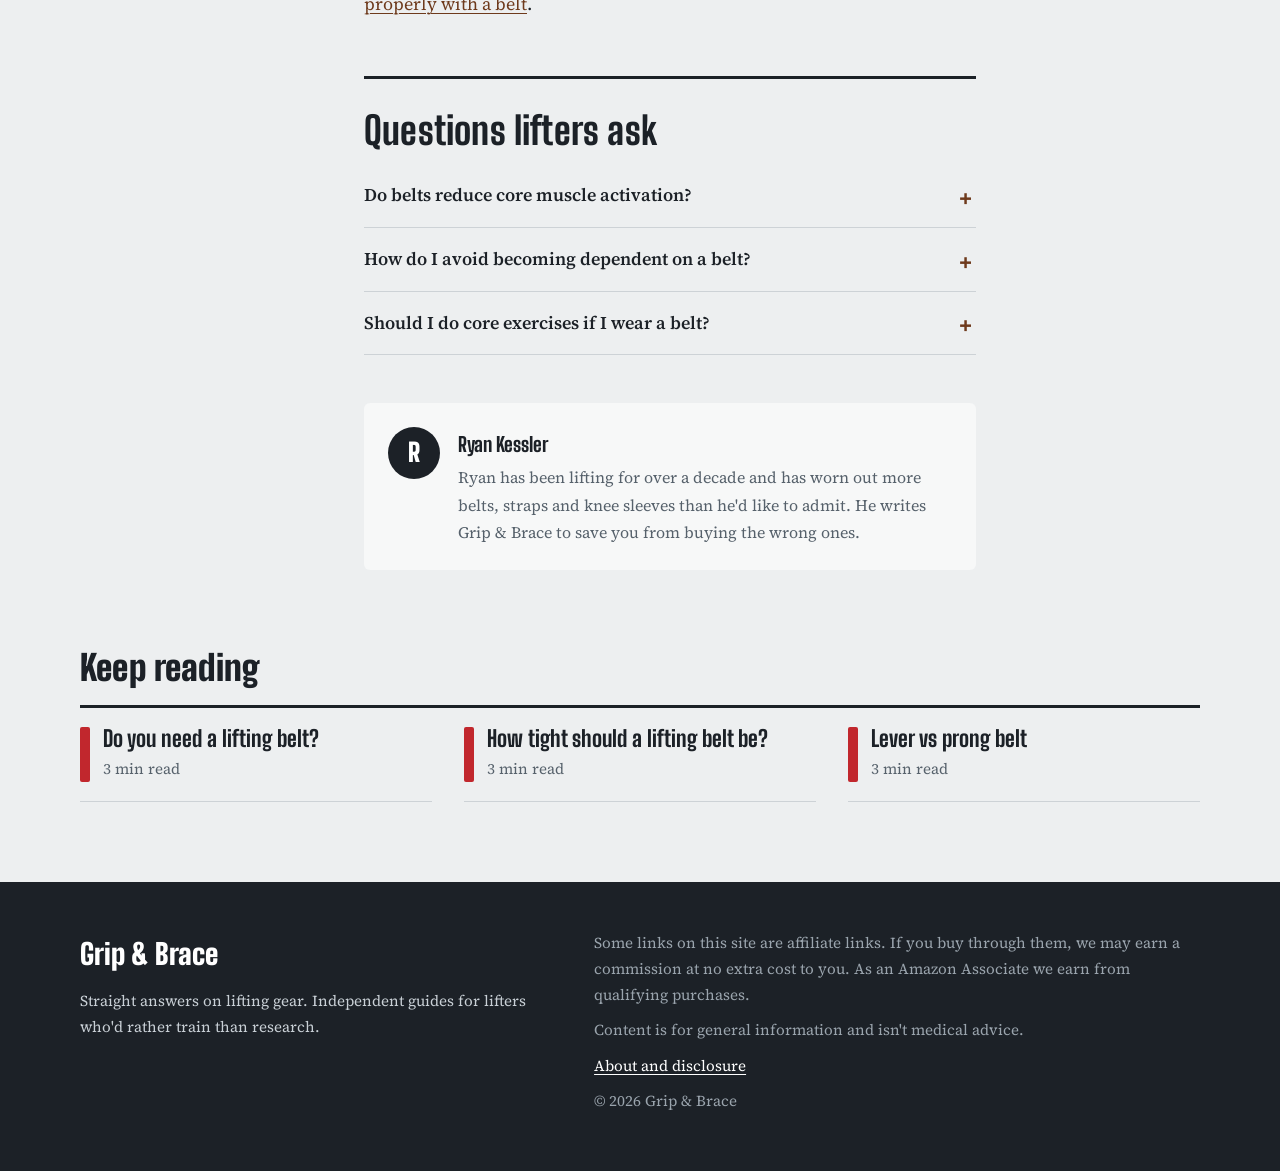
<file: does-a-lifting-belt-weaken-your-core/index.html>
<!doctype html>
<html lang="en">
<head>
<meta charset="utf-8">
<meta name="viewport" content="width=device-width, initial-scale=1">
<title>Does a Lifting Belt Weaken Your Core? What the Evidence Says | Grip &amp; Brace</title>
<meta name="description" content="Why the idea that belts make your core weak doesn&#x27;t hold up, the real risk of over-relying on one, and how to avoid it.">
<link rel="canonical" href="https://YOUR-USERNAME.github.io/gripandbrace/does-a-lifting-belt-weaken-your-core/">
<meta property="og:type" content="article">
<meta property="og:title" content="Does a Lifting Belt Weaken Your Core? What the Evidence Says | Grip &amp; Brace">
<meta property="og:description" content="Why the idea that belts make your core weak doesn&#x27;t hold up, the real risk of over-relying on one, and how to avoid it.">
<meta property="og:url" content="https://YOUR-USERNAME.github.io/gripandbrace/does-a-lifting-belt-weaken-your-core/">
<meta property="og:site_name" content="Grip &amp; Brace">
<meta name="twitter:card" content="summary">
<link rel="icon" href="../assets/favicon.svg" type="image/svg+xml">
<link rel="preconnect" href="https://fonts.googleapis.com">
<link rel="preconnect" href="https://fonts.gstatic.com" crossorigin>
<link href="https://fonts.googleapis.com/css2?family=Big+Shoulders+Display:wght@600;800;900&family=Source+Serif+4:ital,opsz,wght@0,8..60,400;0,8..60,600;1,8..60,400&display=swap" rel="stylesheet">
<link rel="stylesheet" href="../assets/style.css">
<script type="application/ld+json">{"@context": "https://schema.org", "@type": "Article", "headline": "Does a Lifting Belt Weaken Your Core? What the Evidence Says", "description": "Why the idea that belts make your core weak doesn't hold up, the real risk of over-relying on one, and how to avoid it.", "datePublished": "2026-10-10", "dateModified": "2026-10-10", "mainEntityOfPage": "https://YOUR-USERNAME.github.io/gripandbrace/does-a-lifting-belt-weaken-your-core/", "author": {"@type": "Person", "name": "Ryan Kessler"}, "publisher": {"@type": "Organization", "name": "Grip & Brace"}, "wordCount": 586}</script><script type="application/ld+json">{"@context": "https://schema.org", "@type": "FAQPage", "mainEntity": [{"@type": "Question", "name": "Do belts reduce core muscle activation?", "acceptedAnswer": {"@type": "Answer", "text": "Studies are mixed, but several found similar or higher trunk muscle activity with a belt. None show a belt shutting your core down."}}, {"@type": "Question", "name": "How do I avoid becoming dependent on a belt?", "acceptedAnswer": {"@type": "Answer", "text": "Warm up beltless, belt only your heaviest sets, keep some beltless work in your program, and train your core directly."}}, {"@type": "Question", "name": "Should I do core exercises if I wear a belt?", "acceptedAnswer": {"@type": "Answer", "text": "Yes. Planks, ab wheel rollouts, side planks and loaded carries all build the muscles that do the bracing."}}]}</script><script type="application/ld+json">{"@context": "https://schema.org", "@type": "BreadcrumbList", "itemListElement": [{"@type": "ListItem", "position": 1, "name": "Grip & Brace", "item": "https://YOUR-USERNAME.github.io/gripandbrace/"}, {"@type": "ListItem", "position": 2, "name": "Belts", "item": "https://YOUR-USERNAME.github.io/gripandbrace/#belts"}, {"@type": "ListItem", "position": 3, "name": "Does a belt weaken your core?", "item": "https://YOUR-USERNAME.github.io/gripandbrace/does-a-lifting-belt-weaken-your-core/"}]}</script>
</head>
<body class="post">
<a class="skip" href="#main">Skip to content</a>
<header class="site-header">
  <div class="wrap header-inner">
    <a class="wordmark" href="../" aria-label="Grip &amp; Brace home">
      <svg class="mark" viewBox="0 0 40 40" aria-hidden="true"><rect x="2" y="17" width="36" height="6" rx="1" fill="currentColor"/><rect x="8" y="6" width="6" height="28" rx="2" fill="var(--red)"/><rect x="26" y="6" width="6" height="28" rx="2" fill="var(--red)"/></svg>
      <span>Grip &amp; Brace</span>
    </a>
    <nav aria-label="Main">
      <a href="../#belts">Belts</a>
      <a href="../#straps">Straps</a>
      <a href="../about/">About</a>
    </nav>
  </div>
</header>
<main id="main">

<div class="progress" aria-hidden="true"><span></span></div>
<article class="post">
  <header class="post-head wrap">
    <a class="cat-link" href="../#belts"><span class="swatch plate-red"></span>Belts</a>
    <h1>Does a Lifting Belt Weaken Your Core? What the Evidence Says</h1>
    <p class="deck">Why the idea that belts make your core weak doesn&#x27;t hold up, the real risk of over-relying on one, and how to avoid it.</p>
    <p class="byline">By Ryan Kessler. Updated October 10, 2026. 3 min read.</p>
  </header>
  <div class="post-grid wrap">
    <aside class="toc" aria-label="On this page">
      <details open><summary>On this page</summary><ol><li><a href="#where-the-myth-comes-from">Where the myth comes from</a></li><li><a href="#what-the-research-shows">What the research shows</a></li><li><a href="#the-real-risk-skill-dependence">The real risk: skill dependence</a></li><li><a href="#how-to-use-a-belt-without-becoming-dependent">How to use a belt without becoming dependent</a></li><li><a href="#a-simple-test">A simple test</a></li><li><a href="#bottom-line">Bottom line</a></li><li><a href="#faq">Questions lifters ask</a></li></ol></details>
    </aside>
    <div class="post-body">
      <div class="answer"><p class="answer-label">Short answer</p><p>No. A belt only works when you actively push into it, so your trunk muscles keep working. Research hasn&#x27;t shown belts switching your core off. The real risk is relying on a belt so much that you never practice bracing without it.</p></div>
      <p>"Belts make your core lazy" gets repeated in gyms and comment sections all the time. It sounds logical: if something outside your body is doing the work, the muscles inside should do less. The evidence and the mechanics tell a different story.</p>

<h2 id="where-the-myth-comes-from">Where the myth comes from</h2>
<p>The idea treats a belt like a brace or cast that holds your spine in place. If that's what a belt did, your trunk muscles might well switch off. But that's not how a lifting belt works.</p>
<p>A belt is passive. It only does something when you actively push your abdominal wall into it. No brace, no effect. In other words, you have to work your trunk muscles to get anything out of the belt.</p>

<h2 id="what-the-research-shows">What the research shows</h2>
<p>Studies measuring trunk muscle activity with electromyography (EMG) during belted and beltless lifts have produced mixed results. Some found that muscles such as the rectus abdominis and spinal erectors were just as active, or even more active, with a belt. Others found small differences in either direction.</p>
<p>What the research doesn't show is a belt switching your core off. You can browse the studies yourself on <a href="https://pubmed.ncbi.nlm.nih.gov/?term=weight+belt+trunk+muscle+activity+squat" target="_blank" rel="noopener">PubMed</a>.</p>
<p>There's also a practical point: a belt usually lets you handle a bit more weight. Heavier loads demand more from the whole system, including your trunk.</p>

<h2 id="the-real-risk-skill-dependence">The real risk: skill dependence</h2>
<p>A belt won't weaken your muscles, but it can let you avoid learning a skill. Lifters who belt up from the first warm-up and never lift heavy without one sometimes find that their bracing falls apart without it. That's not a weak core in the sense of small or weak muscles. It's a coordination habit they've never had to build.</p>
<p>Signs this might be you:</p>
<ul>
  <li>Your beltless lifts are much weaker than your belted ones, far beyond the usual small difference.</li>
  <li>You feel unstable on lighter sets if you forget your belt.</li>
  <li>You can't describe how you brace, just that you "put the belt on".</li>
</ul>

<h2 id="how-to-use-a-belt-without-becoming-dependent">How to use a belt without becoming dependent</h2>
<ol>
  <li><strong>Warm up beltless.</strong> Use those sets to rehearse a full brace.</li>
  <li><strong>Belt only your heaviest sets.</strong> Roughly 80% of max and above is a good line. Our post on <a href="../when-to-start-wearing-a-lifting-belt/">when to start wearing a belt</a> explains this further.</li>
  <li><strong>Keep some beltless work in your program.</strong> Back-off sets, paused squats, or a beltless block every few months all keep the skill sharp.</li>
  <li><strong>Train your trunk directly.</strong> Planks, ab wheel rollouts, side planks and carries build the muscles that do the bracing.</li>
</ol>
<p>For that last point, FitBesidesHealth has a solid <a href="https://fitbesideshealth.com/core-and-abs-workout/">core and abs workout for lifters</a> that pairs well with heavy belted training.</p>

<h2 id="a-simple-test">A simple test</h2>
<p>Every couple of months, work up to a moderately heavy set of five without your belt, around 75 to 80% of your max. If it feels solid and your technique holds, your bracing is in good shape. If it falls apart, spend a few weeks doing more beltless work before your heavy sets.</p>

<h2 id="bottom-line">Bottom line</h2>
<p>A belt is a tool that amplifies a skill you already have. Use it on your heaviest sets, keep practicing that skill without it, and your core won't get weaker. If you're still working on that skill, start with <a href="../how-to-brace-with-a-lifting-belt/">how to brace properly with a belt</a>.</p>

      <section class="faq" id="faq"><h2>Questions lifters ask</h2><details><summary>Do belts reduce core muscle activation?</summary><p>Studies are mixed, but several found similar or higher trunk muscle activity with a belt. None show a belt shutting your core down.</p></details><details><summary>How do I avoid becoming dependent on a belt?</summary><p>Warm up beltless, belt only your heaviest sets, keep some beltless work in your program, and train your core directly.</p></details><details><summary>Should I do core exercises if I wear a belt?</summary><p>Yes. Planks, ab wheel rollouts, side planks and loaded carries all build the muscles that do the bracing.</p></details></section>
      <div class="author"><div class="author-mark" aria-hidden="true">R</div><div><p class="author-name">Ryan Kessler</p><p>Ryan has been lifting for over a decade and has worn out more belts, straps and knee sleeves than he&#x27;d like to admit. He writes Grip &amp; Brace to save you from buying the wrong ones.</p></div></div>
    </div>
  </div>
  <section class="related wrap" aria-labelledby="rel-h"><h2 id="rel-h">Keep reading</h2><ul><li><a href="../do-you-need-a-lifting-belt/"><span class="swatch plate-red"></span><span class="rel-title">Do you need a lifting belt?</span><span class="rel-meta">3 min read</span></a></li><li><a href="../how-tight-should-a-lifting-belt-be/"><span class="swatch plate-red"></span><span class="rel-title">How tight should a lifting belt be?</span><span class="rel-meta">3 min read</span></a></li><li><a href="../lever-vs-prong-belt/"><span class="swatch plate-red"></span><span class="rel-title">Lever vs prong belt</span><span class="rel-meta">3 min read</span></a></li></ul></section>
</article>
</main>
<footer class="site-footer">
  <div class="wrap footer-inner">
    <div>
      <p class="footer-mark">Grip &amp; Brace</p>
      <p>Straight answers on lifting gear. Independent guides for lifters who'd rather train than research.</p>
    </div>
    <div class="footer-small">
      <p>Some links on this site are affiliate links. If you buy through them, we may earn a commission at no extra cost to you. As an Amazon Associate we earn from qualifying purchases.</p>
      <p>Content is for general information and isn't medical advice.</p>
      <p><a href="../about/">About and disclosure</a></p>
      <p>&copy; 2026 Grip &amp; Brace</p>
    </div>
  </div>
</footer>
<script src="../assets/main.js" defer></script>
</body>
</html>
</file>
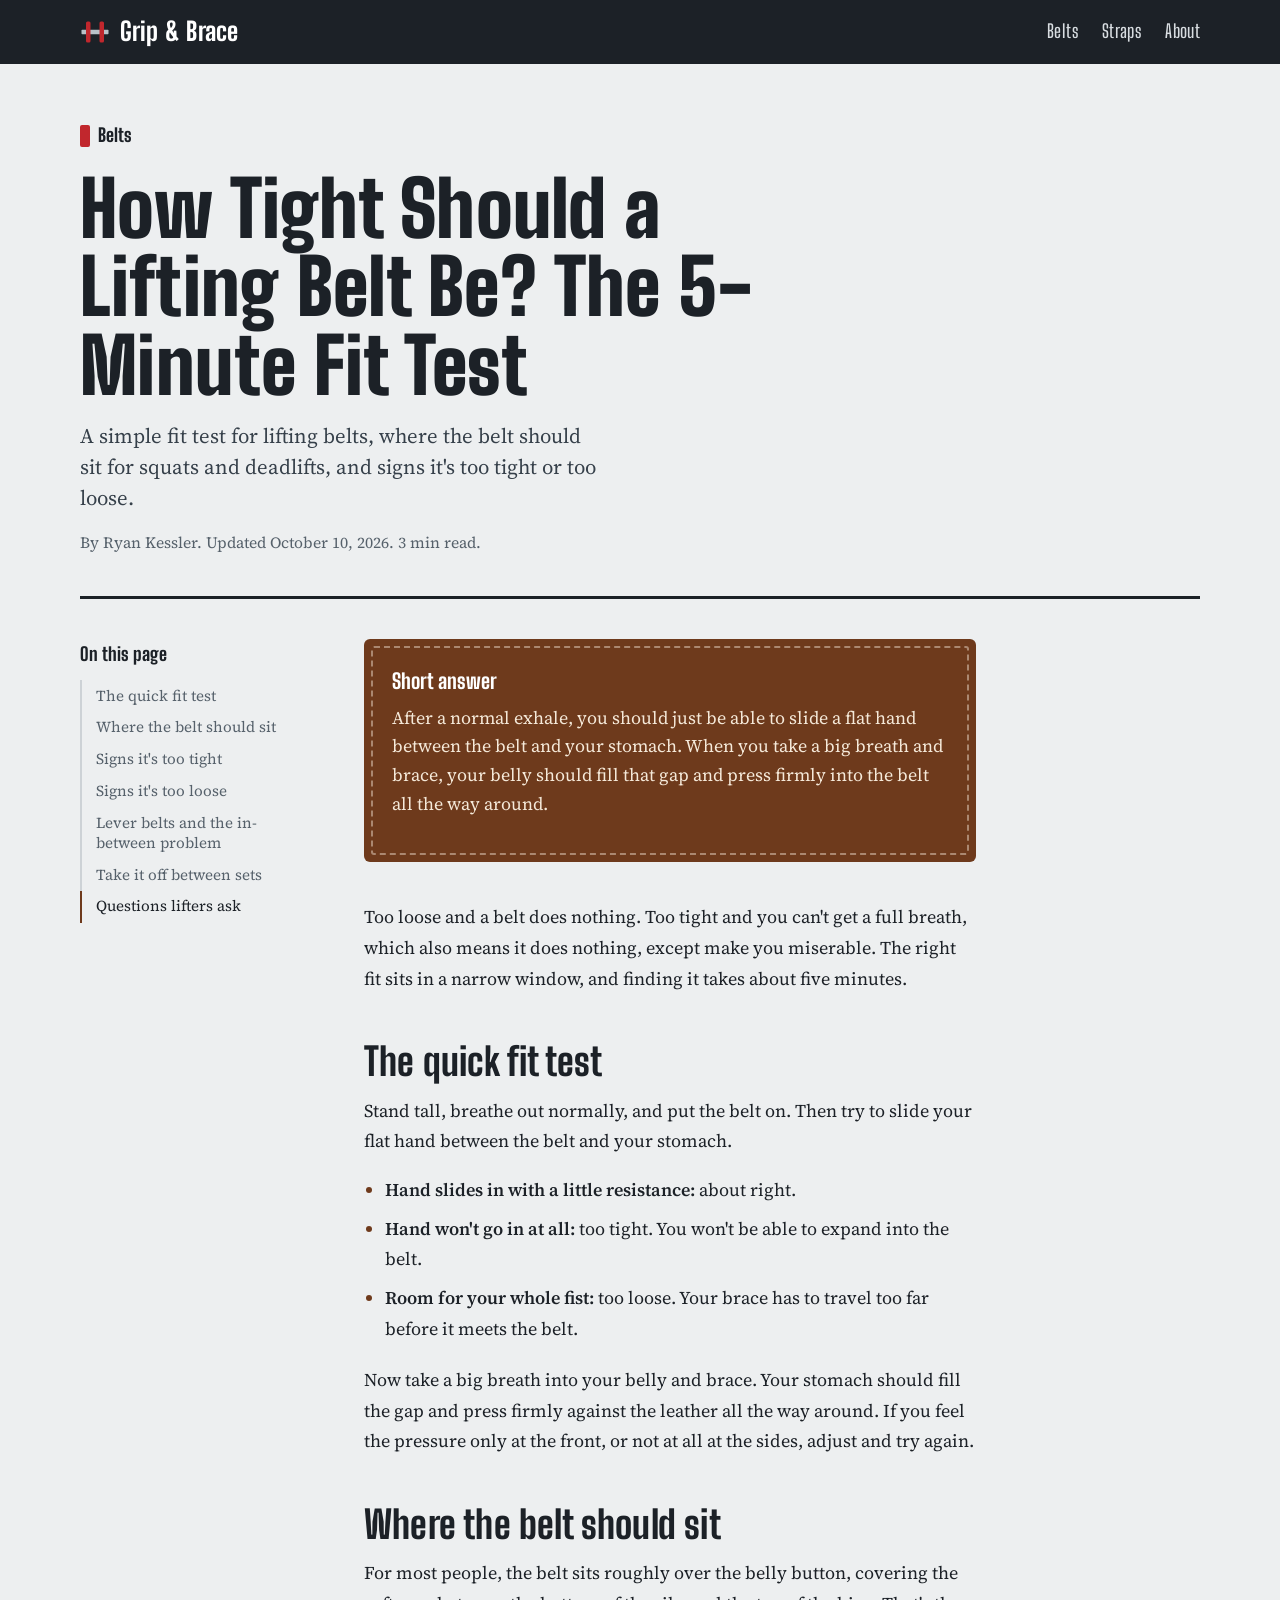
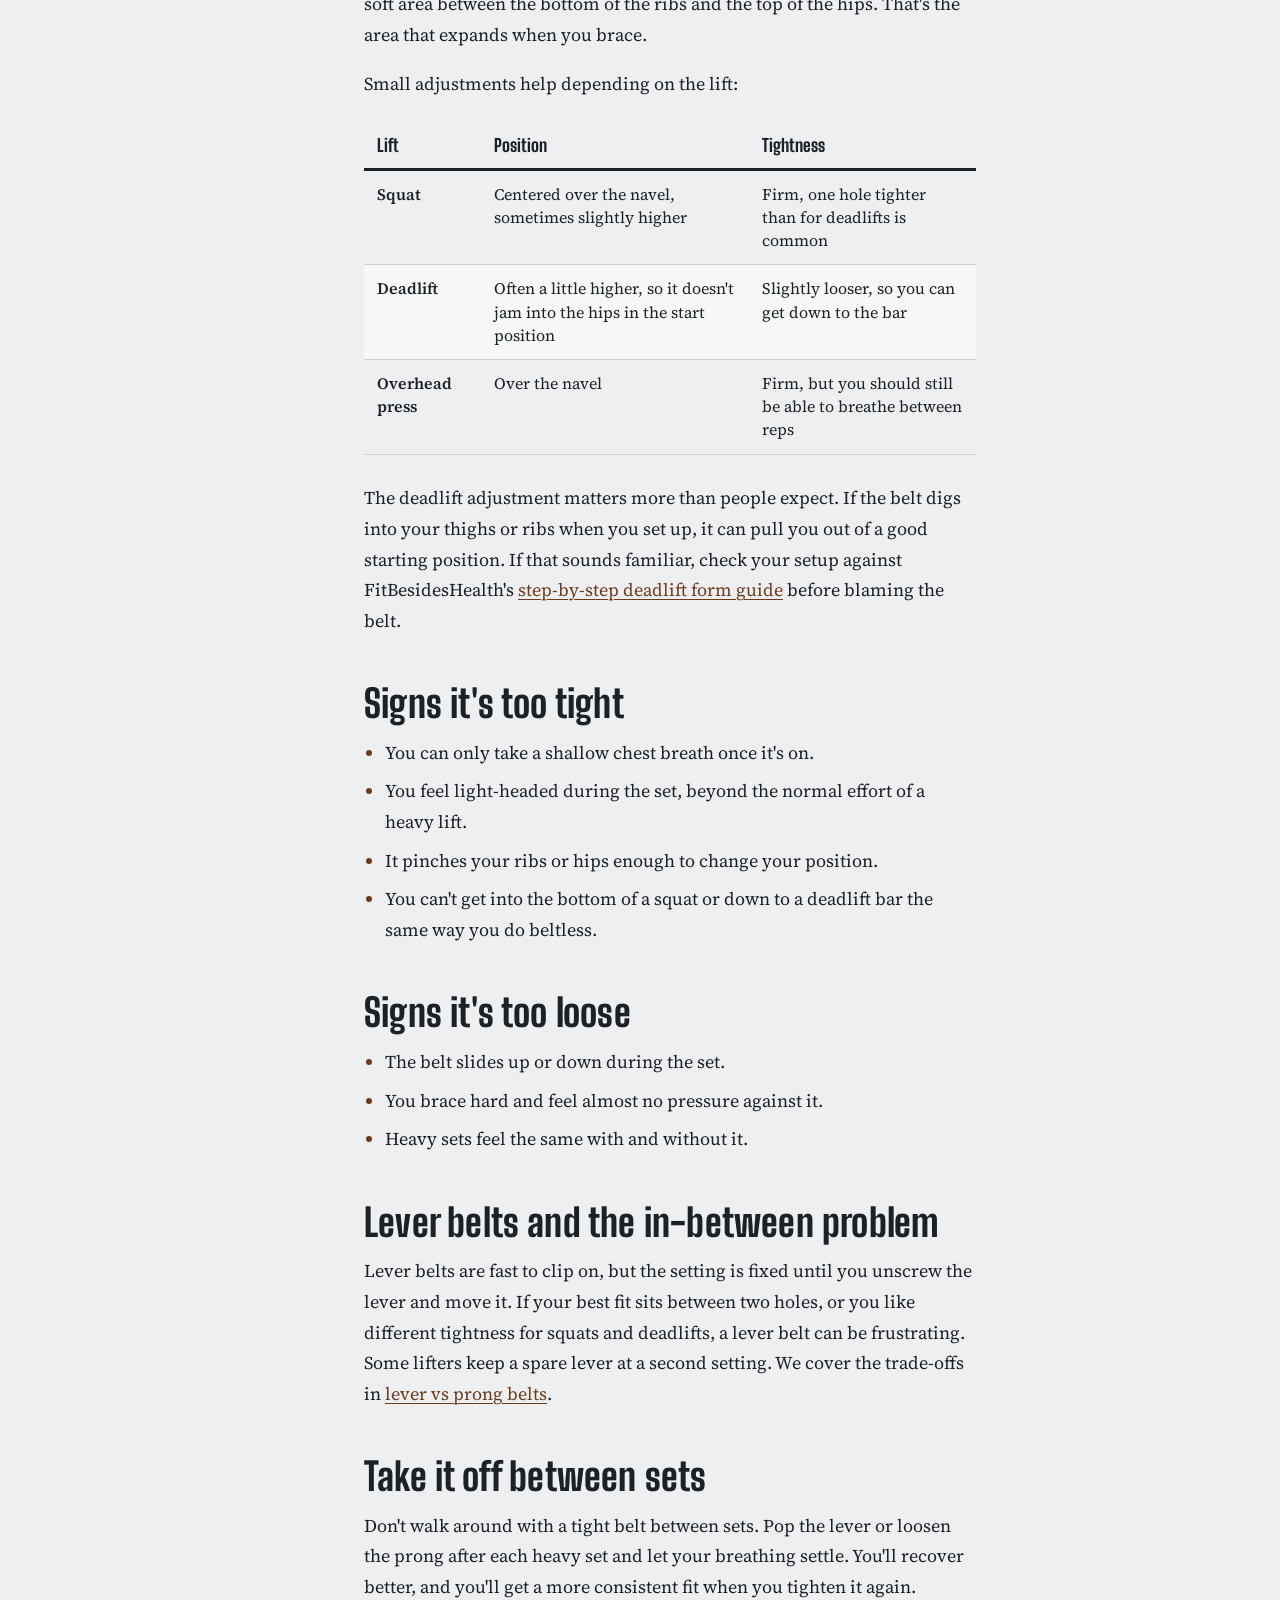
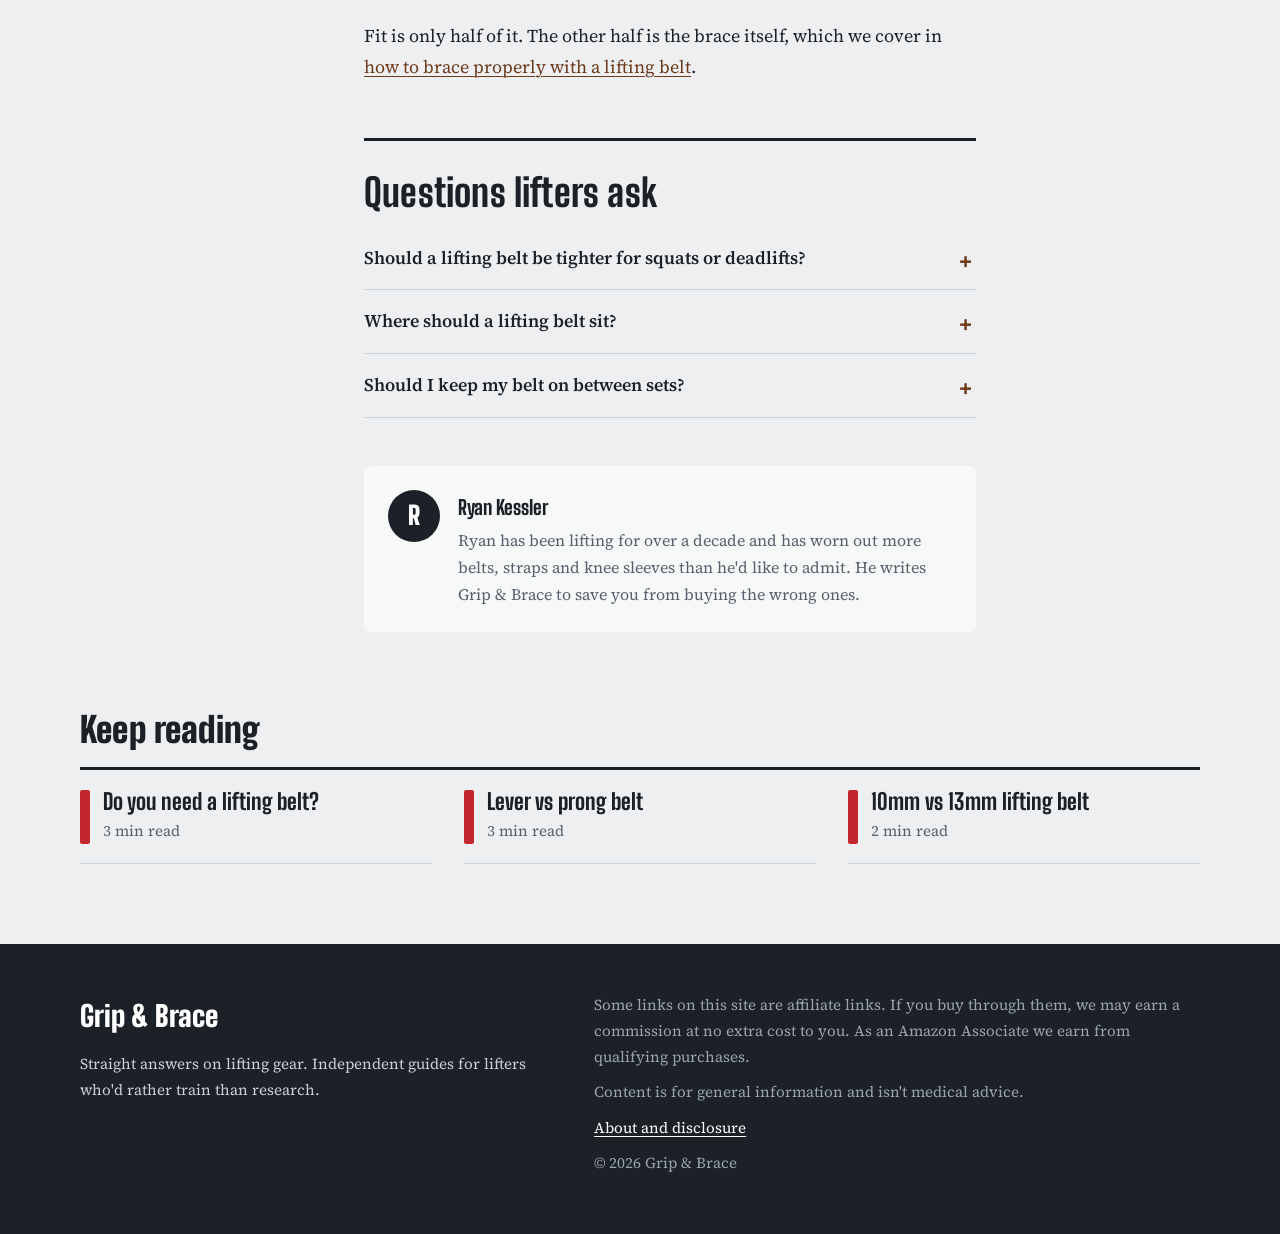
<file: how-tight-should-a-lifting-belt-be/index.html>
<!doctype html>
<html lang="en">
<head>
<meta charset="utf-8">
<meta name="viewport" content="width=device-width, initial-scale=1">
<title>How Tight Should a Lifting Belt Be? The 5-Minute Fit Test | Grip &amp; Brace</title>
<meta name="description" content="A simple fit test for lifting belts, where the belt should sit for squats and deadlifts, and signs it&#x27;s too tight or too loose.">
<link rel="canonical" href="https://YOUR-USERNAME.github.io/gripandbrace/how-tight-should-a-lifting-belt-be/">
<meta property="og:type" content="article">
<meta property="og:title" content="How Tight Should a Lifting Belt Be? The 5-Minute Fit Test | Grip &amp; Brace">
<meta property="og:description" content="A simple fit test for lifting belts, where the belt should sit for squats and deadlifts, and signs it&#x27;s too tight or too loose.">
<meta property="og:url" content="https://YOUR-USERNAME.github.io/gripandbrace/how-tight-should-a-lifting-belt-be/">
<meta property="og:site_name" content="Grip &amp; Brace">
<meta name="twitter:card" content="summary">
<link rel="icon" href="../assets/favicon.svg" type="image/svg+xml">
<link rel="preconnect" href="https://fonts.googleapis.com">
<link rel="preconnect" href="https://fonts.gstatic.com" crossorigin>
<link href="https://fonts.googleapis.com/css2?family=Big+Shoulders+Display:wght@600;800;900&family=Source+Serif+4:ital,opsz,wght@0,8..60,400;0,8..60,600;1,8..60,400&display=swap" rel="stylesheet">
<link rel="stylesheet" href="../assets/style.css">
<script type="application/ld+json">{"@context": "https://schema.org", "@type": "Article", "headline": "How Tight Should a Lifting Belt Be? The 5-Minute Fit Test", "description": "A simple fit test for lifting belts, where the belt should sit for squats and deadlifts, and signs it's too tight or too loose.", "datePublished": "2026-10-10", "dateModified": "2026-10-10", "mainEntityOfPage": "https://YOUR-USERNAME.github.io/gripandbrace/how-tight-should-a-lifting-belt-be/", "author": {"@type": "Person", "name": "Ryan Kessler"}, "publisher": {"@type": "Organization", "name": "Grip & Brace"}, "wordCount": 593}</script><script type="application/ld+json">{"@context": "https://schema.org", "@type": "FAQPage", "mainEntity": [{"@type": "Question", "name": "Should a lifting belt be tighter for squats or deadlifts?", "acceptedAnswer": {"@type": "Answer", "text": "Most lifters wear it slightly tighter for squats. For deadlifts, a notch looser lets you get down to the bar in a good position."}}, {"@type": "Question", "name": "Where should a lifting belt sit?", "acceptedAnswer": {"@type": "Answer", "text": "Roughly over your belly button, covering the area between your lower ribs and the top of your hips. Many lifters wear it a little higher for deadlifts."}}, {"@type": "Question", "name": "Should I keep my belt on between sets?", "acceptedAnswer": {"@type": "Answer", "text": "No. Loosen it after each heavy set so you can breathe and recover, then tighten it again before the next one."}}]}</script><script type="application/ld+json">{"@context": "https://schema.org", "@type": "BreadcrumbList", "itemListElement": [{"@type": "ListItem", "position": 1, "name": "Grip & Brace", "item": "https://YOUR-USERNAME.github.io/gripandbrace/"}, {"@type": "ListItem", "position": 2, "name": "Belts", "item": "https://YOUR-USERNAME.github.io/gripandbrace/#belts"}, {"@type": "ListItem", "position": 3, "name": "How tight should a lifting belt be?", "item": "https://YOUR-USERNAME.github.io/gripandbrace/how-tight-should-a-lifting-belt-be/"}]}</script>
</head>
<body class="post">
<a class="skip" href="#main">Skip to content</a>
<header class="site-header">
  <div class="wrap header-inner">
    <a class="wordmark" href="../" aria-label="Grip &amp; Brace home">
      <svg class="mark" viewBox="0 0 40 40" aria-hidden="true"><rect x="2" y="17" width="36" height="6" rx="1" fill="currentColor"/><rect x="8" y="6" width="6" height="28" rx="2" fill="var(--red)"/><rect x="26" y="6" width="6" height="28" rx="2" fill="var(--red)"/></svg>
      <span>Grip &amp; Brace</span>
    </a>
    <nav aria-label="Main">
      <a href="../#belts">Belts</a>
      <a href="../#straps">Straps</a>
      <a href="../about/">About</a>
    </nav>
  </div>
</header>
<main id="main">

<div class="progress" aria-hidden="true"><span></span></div>
<article class="post">
  <header class="post-head wrap">
    <a class="cat-link" href="../#belts"><span class="swatch plate-red"></span>Belts</a>
    <h1>How Tight Should a Lifting Belt Be? The 5-Minute Fit Test</h1>
    <p class="deck">A simple fit test for lifting belts, where the belt should sit for squats and deadlifts, and signs it&#x27;s too tight or too loose.</p>
    <p class="byline">By Ryan Kessler. Updated October 10, 2026. 3 min read.</p>
  </header>
  <div class="post-grid wrap">
    <aside class="toc" aria-label="On this page">
      <details open><summary>On this page</summary><ol><li><a href="#the-quick-fit-test">The quick fit test</a></li><li><a href="#where-the-belt-should-sit">Where the belt should sit</a></li><li><a href="#signs-it-s-too-tight">Signs it&#x27;s too tight</a></li><li><a href="#signs-it-s-too-loose">Signs it&#x27;s too loose</a></li><li><a href="#lever-belts-and-the-in-between-problem">Lever belts and the in-between problem</a></li><li><a href="#take-it-off-between-sets">Take it off between sets</a></li><li><a href="#faq">Questions lifters ask</a></li></ol></details>
    </aside>
    <div class="post-body">
      <div class="answer"><p class="answer-label">Short answer</p><p>After a normal exhale, you should just be able to slide a flat hand between the belt and your stomach. When you take a big breath and brace, your belly should fill that gap and press firmly into the belt all the way around.</p></div>
      <p>Too loose and a belt does nothing. Too tight and you can't get a full breath, which also means it does nothing, except make you miserable. The right fit sits in a narrow window, and finding it takes about five minutes.</p>

<h2 id="the-quick-fit-test">The quick fit test</h2>
<p>Stand tall, breathe out normally, and put the belt on. Then try to slide your flat hand between the belt and your stomach.</p>
<ul>
  <li><strong>Hand slides in with a little resistance:</strong> about right.</li>
  <li><strong>Hand won't go in at all:</strong> too tight. You won't be able to expand into the belt.</li>
  <li><strong>Room for your whole fist:</strong> too loose. Your brace has to travel too far before it meets the belt.</li>
</ul>
<p>Now take a big breath into your belly and brace. Your stomach should fill the gap and press firmly against the leather all the way around. If you feel the pressure only at the front, or not at all at the sides, adjust and try again.</p>

<h2 id="where-the-belt-should-sit">Where the belt should sit</h2>
<p>For most people, the belt sits roughly over the belly button, covering the soft area between the bottom of the ribs and the top of the hips. That's the area that expands when you brace.</p>
<p>Small adjustments help depending on the lift:</p>
<div class="table-wrap"><table>
  <thead><tr><th>Lift</th><th>Position</th><th>Tightness</th></tr></thead>
  <tbody>
    <tr><td>Squat</td><td>Centered over the navel, sometimes slightly higher</td><td>Firm, one hole tighter than for deadlifts is common</td></tr>
    <tr><td>Deadlift</td><td>Often a little higher, so it doesn't jam into the hips in the start position</td><td>Slightly looser, so you can get down to the bar</td></tr>
    <tr><td>Overhead press</td><td>Over the navel</td><td>Firm, but you should still be able to breathe between reps</td></tr>
  </tbody>
</table></div>
<p>The deadlift adjustment matters more than people expect. If the belt digs into your thighs or ribs when you set up, it can pull you out of a good starting position. If that sounds familiar, check your setup against FitBesidesHealth's <a href="https://fitbesideshealth.com/deadlift-form/">step-by-step deadlift form guide</a> before blaming the belt.</p>

<h2 id="signs-it-s-too-tight">Signs it's too tight</h2>
<ul>
  <li>You can only take a shallow chest breath once it's on.</li>
  <li>You feel light-headed during the set, beyond the normal effort of a heavy lift.</li>
  <li>It pinches your ribs or hips enough to change your position.</li>
  <li>You can't get into the bottom of a squat or down to a deadlift bar the same way you do beltless.</li>
</ul>

<h2 id="signs-it-s-too-loose">Signs it's too loose</h2>
<ul>
  <li>The belt slides up or down during the set.</li>
  <li>You brace hard and feel almost no pressure against it.</li>
  <li>Heavy sets feel the same with and without it.</li>
</ul>

<h2 id="lever-belts-and-the-in-between-problem">Lever belts and the in-between problem</h2>
<p>Lever belts are fast to clip on, but the setting is fixed until you unscrew the lever and move it. If your best fit sits between two holes, or you like different tightness for squats and deadlifts, a lever belt can be frustrating. Some lifters keep a spare lever at a second setting. We cover the trade-offs in <a href="../lever-vs-prong-belt/">lever vs prong belts</a>.</p>

<h2 id="take-it-off-between-sets">Take it off between sets</h2>
<p>Don't walk around with a tight belt between sets. Pop the lever or loosen the prong after each heavy set and let your breathing settle. You'll recover better, and you'll get a more consistent fit when you tighten it again.</p>
<p>Fit is only half of it. The other half is the brace itself, which we cover in <a href="../how-to-brace-with-a-lifting-belt/">how to brace properly with a lifting belt</a>.</p>

      <section class="faq" id="faq"><h2>Questions lifters ask</h2><details><summary>Should a lifting belt be tighter for squats or deadlifts?</summary><p>Most lifters wear it slightly tighter for squats. For deadlifts, a notch looser lets you get down to the bar in a good position.</p></details><details><summary>Where should a lifting belt sit?</summary><p>Roughly over your belly button, covering the area between your lower ribs and the top of your hips. Many lifters wear it a little higher for deadlifts.</p></details><details><summary>Should I keep my belt on between sets?</summary><p>No. Loosen it after each heavy set so you can breathe and recover, then tighten it again before the next one.</p></details></section>
      <div class="author"><div class="author-mark" aria-hidden="true">R</div><div><p class="author-name">Ryan Kessler</p><p>Ryan has been lifting for over a decade and has worn out more belts, straps and knee sleeves than he&#x27;d like to admit. He writes Grip &amp; Brace to save you from buying the wrong ones.</p></div></div>
    </div>
  </div>
  <section class="related wrap" aria-labelledby="rel-h"><h2 id="rel-h">Keep reading</h2><ul><li><a href="../do-you-need-a-lifting-belt/"><span class="swatch plate-red"></span><span class="rel-title">Do you need a lifting belt?</span><span class="rel-meta">3 min read</span></a></li><li><a href="../lever-vs-prong-belt/"><span class="swatch plate-red"></span><span class="rel-title">Lever vs prong belt</span><span class="rel-meta">3 min read</span></a></li><li><a href="../10mm-vs-13mm-lifting-belt/"><span class="swatch plate-red"></span><span class="rel-title">10mm vs 13mm lifting belt</span><span class="rel-meta">2 min read</span></a></li></ul></section>
</article>
</main>
<footer class="site-footer">
  <div class="wrap footer-inner">
    <div>
      <p class="footer-mark">Grip &amp; Brace</p>
      <p>Straight answers on lifting gear. Independent guides for lifters who'd rather train than research.</p>
    </div>
    <div class="footer-small">
      <p>Some links on this site are affiliate links. If you buy through them, we may earn a commission at no extra cost to you. As an Amazon Associate we earn from qualifying purchases.</p>
      <p>Content is for general information and isn't medical advice.</p>
      <p><a href="../about/">About and disclosure</a></p>
      <p>&copy; 2026 Grip &amp; Brace</p>
    </div>
  </div>
</footer>
<script src="../assets/main.js" defer></script>
</body>
</html>
</file>
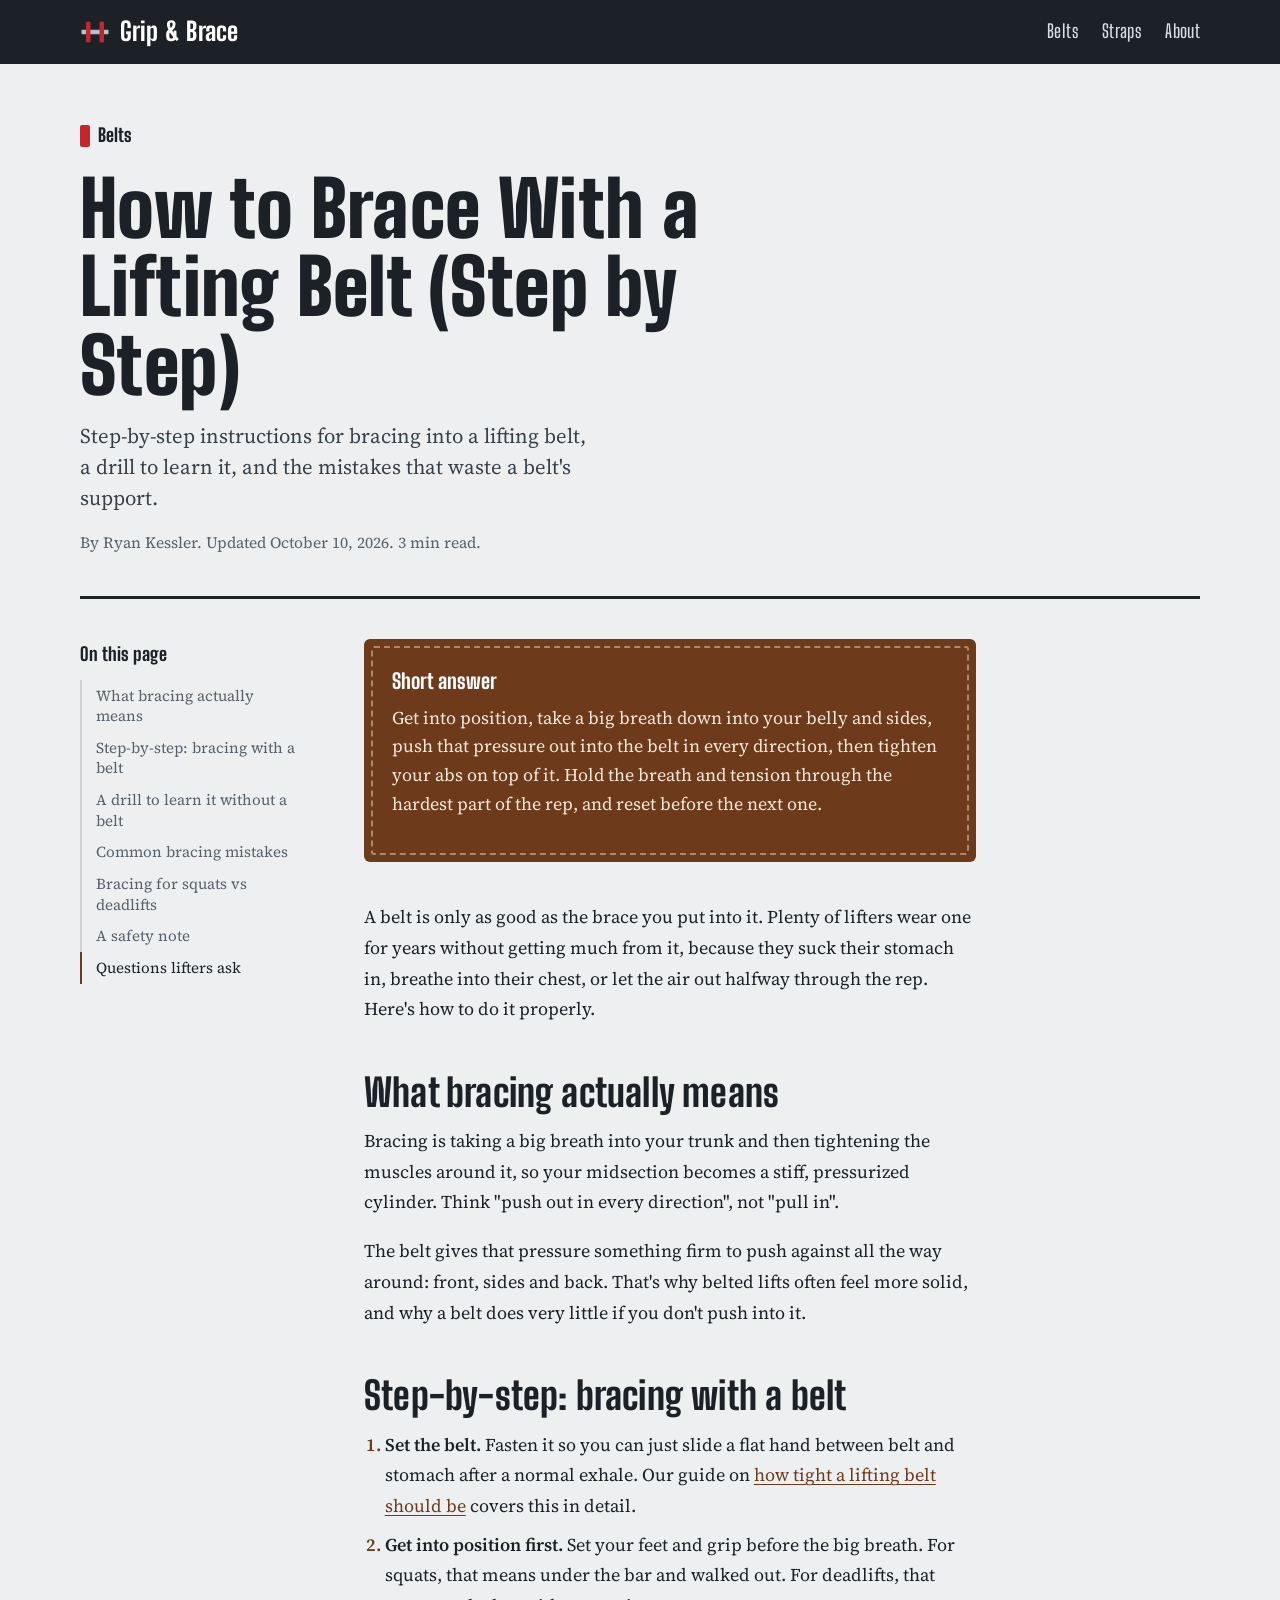
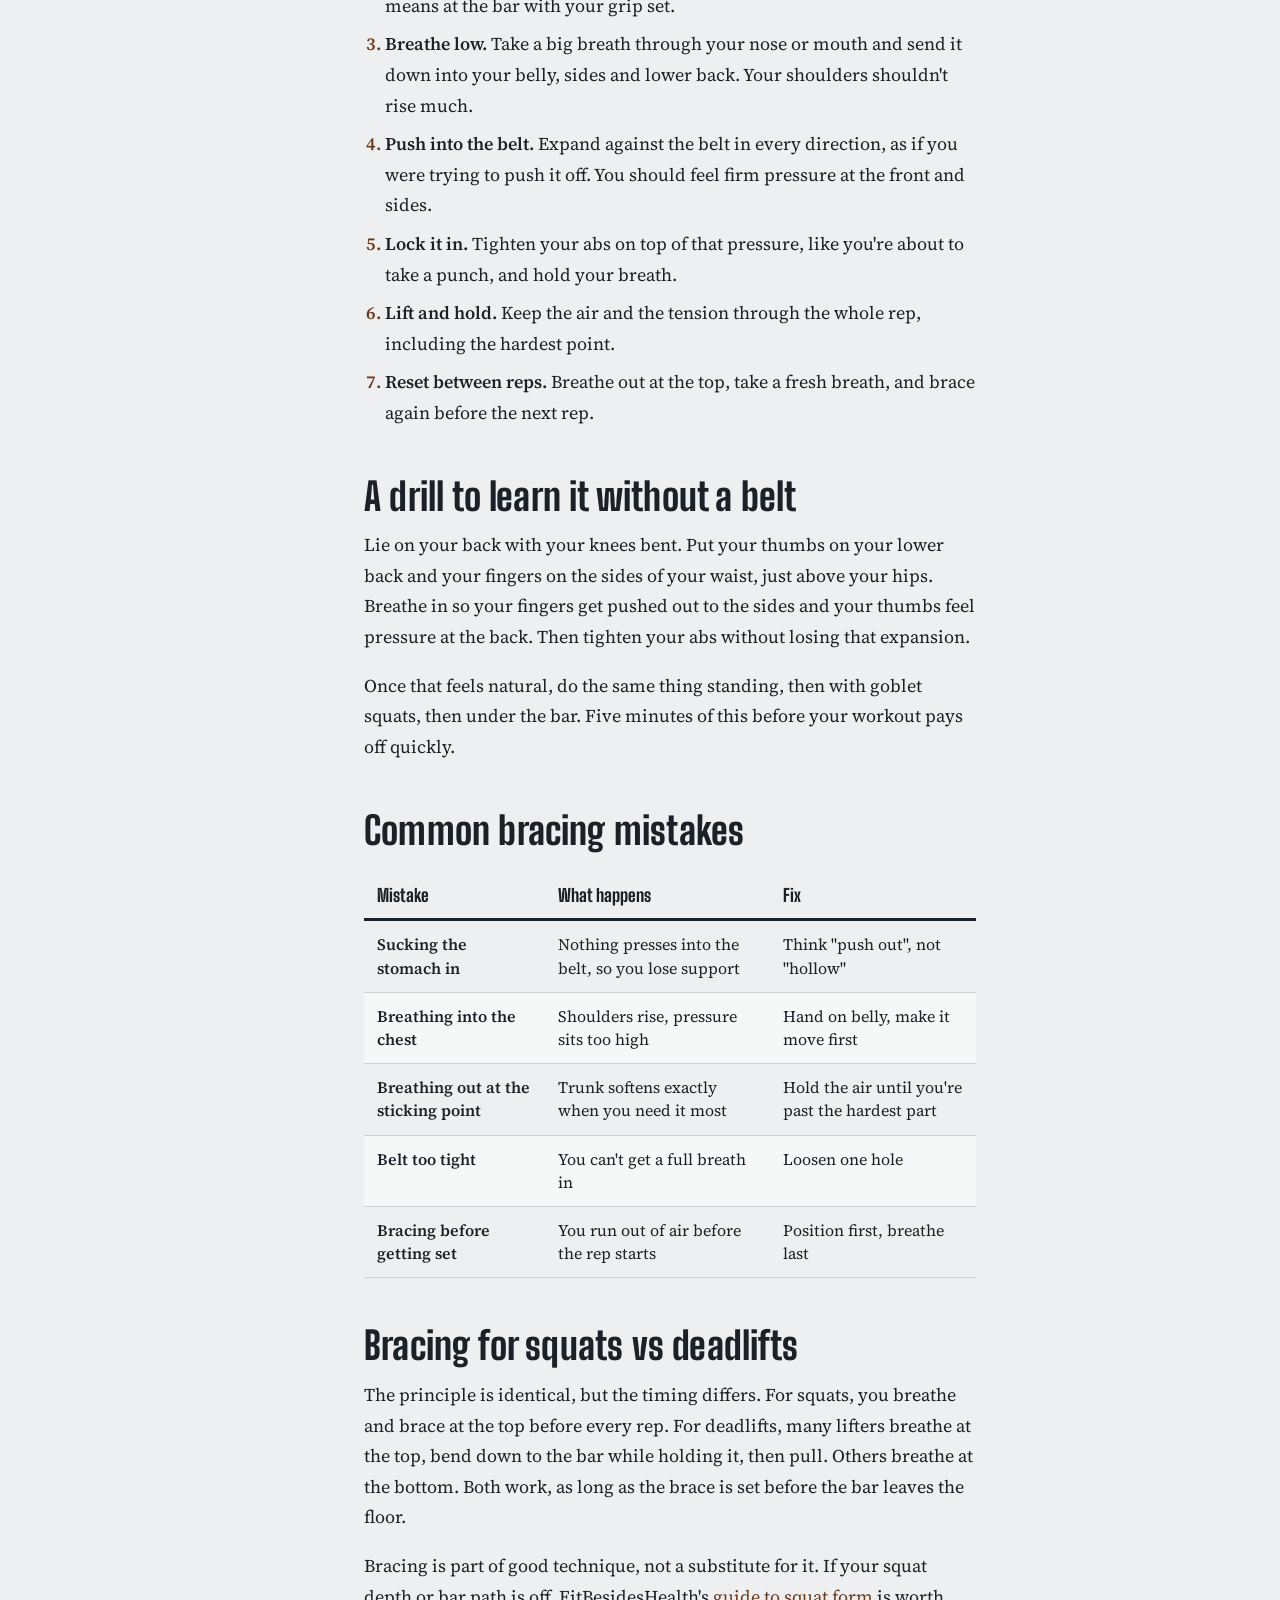
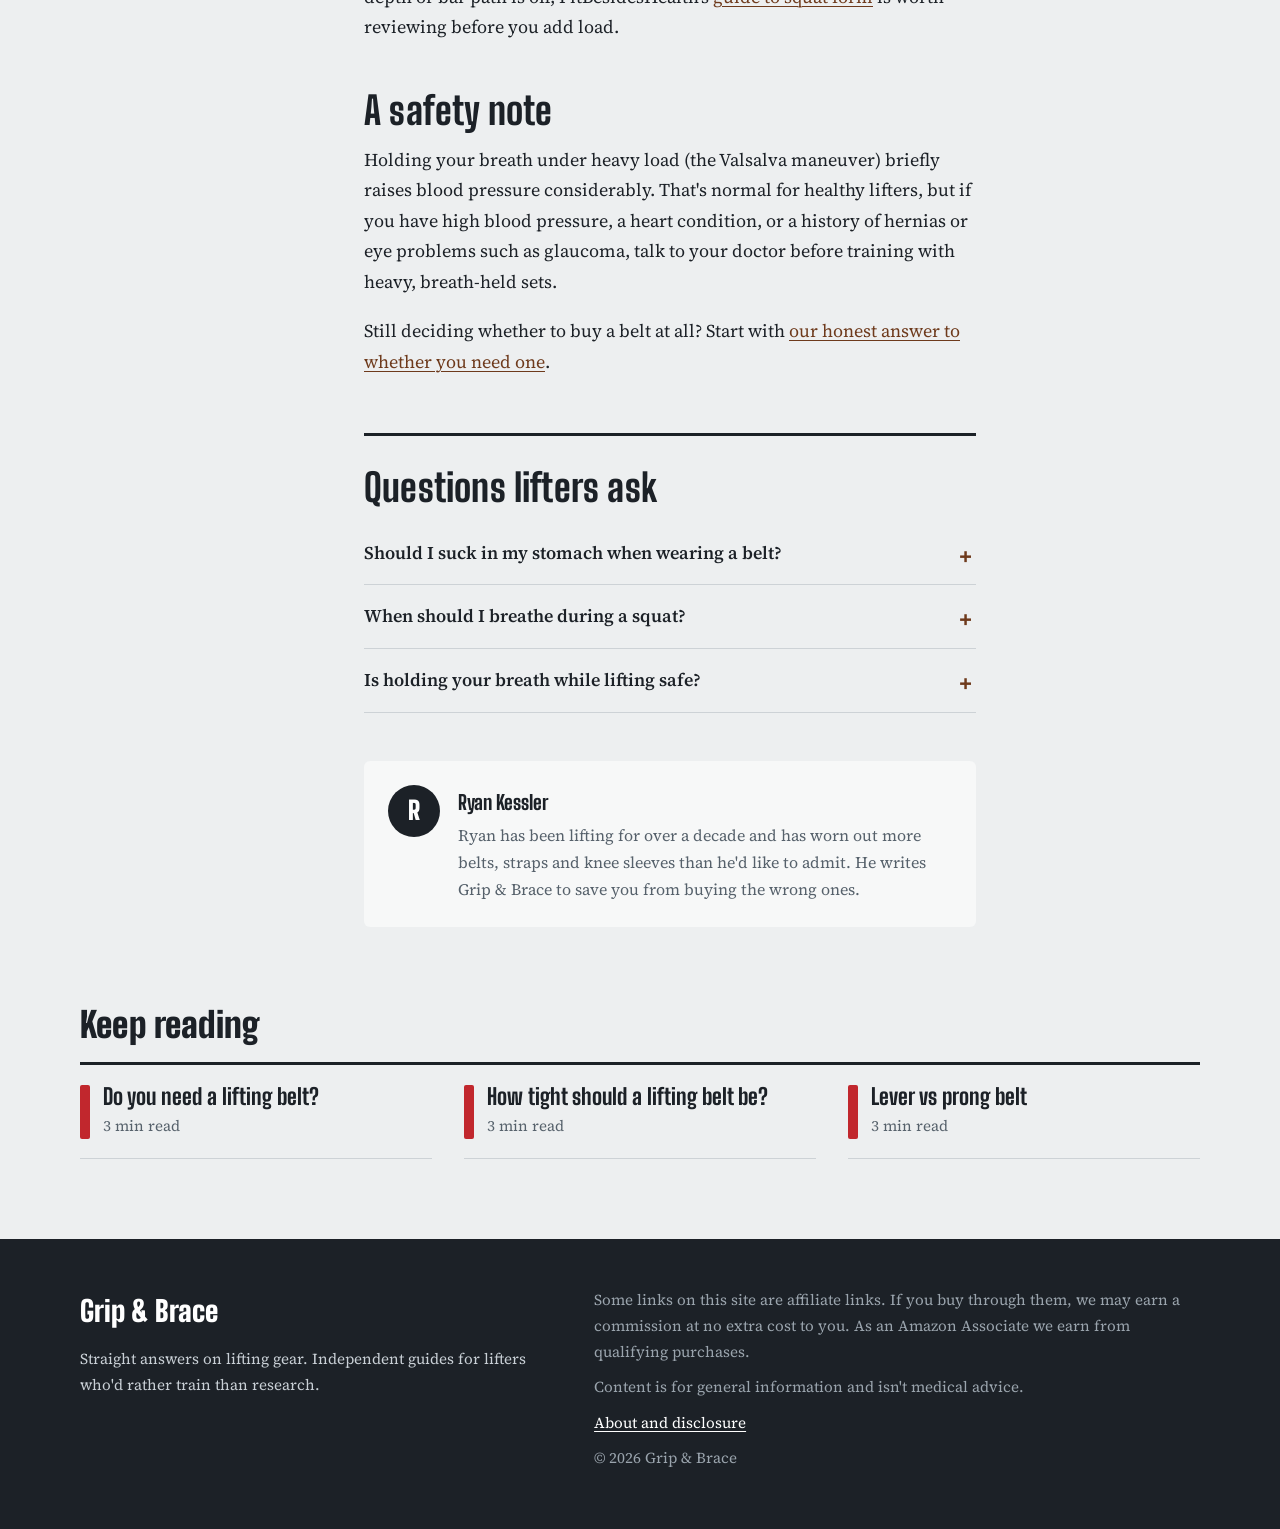
<file: how-to-brace-with-a-lifting-belt/index.html>
<!doctype html>
<html lang="en">
<head>
<meta charset="utf-8">
<meta name="viewport" content="width=device-width, initial-scale=1">
<title>How to Brace With a Lifting Belt (Step by Step) | Grip &amp; Brace</title>
<meta name="description" content="Step-by-step instructions for bracing into a lifting belt, a drill to learn it, and the mistakes that waste a belt&#x27;s support.">
<link rel="canonical" href="https://YOUR-USERNAME.github.io/gripandbrace/how-to-brace-with-a-lifting-belt/">
<meta property="og:type" content="article">
<meta property="og:title" content="How to Brace With a Lifting Belt (Step by Step) | Grip &amp; Brace">
<meta property="og:description" content="Step-by-step instructions for bracing into a lifting belt, a drill to learn it, and the mistakes that waste a belt&#x27;s support.">
<meta property="og:url" content="https://YOUR-USERNAME.github.io/gripandbrace/how-to-brace-with-a-lifting-belt/">
<meta property="og:site_name" content="Grip &amp; Brace">
<meta name="twitter:card" content="summary">
<link rel="icon" href="../assets/favicon.svg" type="image/svg+xml">
<link rel="preconnect" href="https://fonts.googleapis.com">
<link rel="preconnect" href="https://fonts.gstatic.com" crossorigin>
<link href="https://fonts.googleapis.com/css2?family=Big+Shoulders+Display:wght@600;800;900&family=Source+Serif+4:ital,opsz,wght@0,8..60,400;0,8..60,600;1,8..60,400&display=swap" rel="stylesheet">
<link rel="stylesheet" href="../assets/style.css">
<script type="application/ld+json">{"@context": "https://schema.org", "@type": "Article", "headline": "How to Brace With a Lifting Belt (Step by Step)", "description": "Step-by-step instructions for bracing into a lifting belt, a drill to learn it, and the mistakes that waste a belt's support.", "datePublished": "2026-10-10", "dateModified": "2026-10-10", "mainEntityOfPage": "https://YOUR-USERNAME.github.io/gripandbrace/how-to-brace-with-a-lifting-belt/", "author": {"@type": "Person", "name": "Ryan Kessler"}, "publisher": {"@type": "Organization", "name": "Grip & Brace"}, "wordCount": 717}</script><script type="application/ld+json">{"@context": "https://schema.org", "@type": "FAQPage", "mainEntity": [{"@type": "Question", "name": "Should I suck in my stomach when wearing a belt?", "acceptedAnswer": {"@type": "Answer", "text": "No. Sucking in leaves nothing pressing into the belt. You want to push your belly and sides out against it."}}, {"@type": "Question", "name": "When should I breathe during a squat?", "acceptedAnswer": {"@type": "Answer", "text": "Breathe and brace at the top before each rep, hold through the descent and the hardest part of the way up, then breathe out at the top."}}, {"@type": "Question", "name": "Is holding your breath while lifting safe?", "acceptedAnswer": {"@type": "Answer", "text": "For healthy lifters it's normal. If you have high blood pressure, heart problems, hernias or eye conditions such as glaucoma, talk to your doctor first."}}]}</script><script type="application/ld+json">{"@context": "https://schema.org", "@type": "BreadcrumbList", "itemListElement": [{"@type": "ListItem", "position": 1, "name": "Grip & Brace", "item": "https://YOUR-USERNAME.github.io/gripandbrace/"}, {"@type": "ListItem", "position": 2, "name": "Belts", "item": "https://YOUR-USERNAME.github.io/gripandbrace/#belts"}, {"@type": "ListItem", "position": 3, "name": "How to brace with a belt", "item": "https://YOUR-USERNAME.github.io/gripandbrace/how-to-brace-with-a-lifting-belt/"}]}</script>
</head>
<body class="post">
<a class="skip" href="#main">Skip to content</a>
<header class="site-header">
  <div class="wrap header-inner">
    <a class="wordmark" href="../" aria-label="Grip &amp; Brace home">
      <svg class="mark" viewBox="0 0 40 40" aria-hidden="true"><rect x="2" y="17" width="36" height="6" rx="1" fill="currentColor"/><rect x="8" y="6" width="6" height="28" rx="2" fill="var(--red)"/><rect x="26" y="6" width="6" height="28" rx="2" fill="var(--red)"/></svg>
      <span>Grip &amp; Brace</span>
    </a>
    <nav aria-label="Main">
      <a href="../#belts">Belts</a>
      <a href="../#straps">Straps</a>
      <a href="../about/">About</a>
    </nav>
  </div>
</header>
<main id="main">

<div class="progress" aria-hidden="true"><span></span></div>
<article class="post">
  <header class="post-head wrap">
    <a class="cat-link" href="../#belts"><span class="swatch plate-red"></span>Belts</a>
    <h1>How to Brace With a Lifting Belt (Step by Step)</h1>
    <p class="deck">Step-by-step instructions for bracing into a lifting belt, a drill to learn it, and the mistakes that waste a belt&#x27;s support.</p>
    <p class="byline">By Ryan Kessler. Updated October 10, 2026. 3 min read.</p>
  </header>
  <div class="post-grid wrap">
    <aside class="toc" aria-label="On this page">
      <details open><summary>On this page</summary><ol><li><a href="#what-bracing-actually-means">What bracing actually means</a></li><li><a href="#step-by-step-bracing-with-a-belt">Step-by-step: bracing with a belt</a></li><li><a href="#a-drill-to-learn-it-without-a-belt">A drill to learn it without a belt</a></li><li><a href="#common-bracing-mistakes">Common bracing mistakes</a></li><li><a href="#bracing-for-squats-vs-deadlifts">Bracing for squats vs deadlifts</a></li><li><a href="#a-safety-note">A safety note</a></li><li><a href="#faq">Questions lifters ask</a></li></ol></details>
    </aside>
    <div class="post-body">
      <div class="answer"><p class="answer-label">Short answer</p><p>Get into position, take a big breath down into your belly and sides, push that pressure out into the belt in every direction, then tighten your abs on top of it. Hold the breath and tension through the hardest part of the rep, and reset before the next one.</p></div>
      <p>A belt is only as good as the brace you put into it. Plenty of lifters wear one for years without getting much from it, because they suck their stomach in, breathe into their chest, or let the air out halfway through the rep. Here's how to do it properly.</p>

<h2 id="what-bracing-actually-means">What bracing actually means</h2>
<p>Bracing is taking a big breath into your trunk and then tightening the muscles around it, so your midsection becomes a stiff, pressurized cylinder. Think "push out in every direction", not "pull in".</p>
<p>The belt gives that pressure something firm to push against all the way around: front, sides and back. That's why belted lifts often feel more solid, and why a belt does very little if you don't push into it.</p>

<h2 id="step-by-step-bracing-with-a-belt">Step-by-step: bracing with a belt</h2>
<ol>
  <li><strong>Set the belt.</strong> Fasten it so you can just slide a flat hand between belt and stomach after a normal exhale. Our guide on <a href="../how-tight-should-a-lifting-belt-be/">how tight a lifting belt should be</a> covers this in detail.</li>
  <li><strong>Get into position first.</strong> Set your feet and grip before the big breath. For squats, that means under the bar and walked out. For deadlifts, that means at the bar with your grip set.</li>
  <li><strong>Breathe low.</strong> Take a big breath through your nose or mouth and send it down into your belly, sides and lower back. Your shoulders shouldn't rise much.</li>
  <li><strong>Push into the belt.</strong> Expand against the belt in every direction, as if you were trying to push it off. You should feel firm pressure at the front and sides.</li>
  <li><strong>Lock it in.</strong> Tighten your abs on top of that pressure, like you're about to take a punch, and hold your breath.</li>
  <li><strong>Lift and hold.</strong> Keep the air and the tension through the whole rep, including the hardest point.</li>
  <li><strong>Reset between reps.</strong> Breathe out at the top, take a fresh breath, and brace again before the next rep.</li>
</ol>

<h2 id="a-drill-to-learn-it-without-a-belt">A drill to learn it without a belt</h2>
<p>Lie on your back with your knees bent. Put your thumbs on your lower back and your fingers on the sides of your waist, just above your hips. Breathe in so your fingers get pushed out to the sides and your thumbs feel pressure at the back. Then tighten your abs without losing that expansion.</p>
<p>Once that feels natural, do the same thing standing, then with goblet squats, then under the bar. Five minutes of this before your workout pays off quickly.</p>

<h2 id="common-bracing-mistakes">Common bracing mistakes</h2>
<div class="table-wrap"><table>
  <thead><tr><th>Mistake</th><th>What happens</th><th>Fix</th></tr></thead>
  <tbody>
    <tr><td>Sucking the stomach in</td><td>Nothing presses into the belt, so you lose support</td><td>Think "push out", not "hollow"</td></tr>
    <tr><td>Breathing into the chest</td><td>Shoulders rise, pressure sits too high</td><td>Hand on belly, make it move first</td></tr>
    <tr><td>Breathing out at the sticking point</td><td>Trunk softens exactly when you need it most</td><td>Hold the air until you're past the hardest part</td></tr>
    <tr><td>Belt too tight</td><td>You can't get a full breath in</td><td>Loosen one hole</td></tr>
    <tr><td>Bracing before getting set</td><td>You run out of air before the rep starts</td><td>Position first, breathe last</td></tr>
  </tbody>
</table></div>

<h2 id="bracing-for-squats-vs-deadlifts">Bracing for squats vs deadlifts</h2>
<p>The principle is identical, but the timing differs. For squats, you breathe and brace at the top before every rep. For deadlifts, many lifters breathe at the top, bend down to the bar while holding it, then pull. Others breathe at the bottom. Both work, as long as the brace is set before the bar leaves the floor.</p>
<p>Bracing is part of good technique, not a substitute for it. If your squat depth or bar path is off, FitBesidesHealth's <a href="https://fitbesideshealth.com/perfect-squat-form/">guide to squat form</a> is worth reviewing before you add load.</p>

<h2 id="a-safety-note">A safety note</h2>
<p>Holding your breath under heavy load (the Valsalva maneuver) briefly raises blood pressure considerably. That's normal for healthy lifters, but if you have high blood pressure, a heart condition, or a history of hernias or eye problems such as glaucoma, talk to your doctor before training with heavy, breath-held sets.</p>
<p>Still deciding whether to buy a belt at all? Start with <a href="../do-you-need-a-lifting-belt/">our honest answer to whether you need one</a>.</p>

      <section class="faq" id="faq"><h2>Questions lifters ask</h2><details><summary>Should I suck in my stomach when wearing a belt?</summary><p>No. Sucking in leaves nothing pressing into the belt. You want to push your belly and sides out against it.</p></details><details><summary>When should I breathe during a squat?</summary><p>Breathe and brace at the top before each rep, hold through the descent and the hardest part of the way up, then breathe out at the top.</p></details><details><summary>Is holding your breath while lifting safe?</summary><p>For healthy lifters it&#x27;s normal. If you have high blood pressure, heart problems, hernias or eye conditions such as glaucoma, talk to your doctor first.</p></details></section>
      <div class="author"><div class="author-mark" aria-hidden="true">R</div><div><p class="author-name">Ryan Kessler</p><p>Ryan has been lifting for over a decade and has worn out more belts, straps and knee sleeves than he&#x27;d like to admit. He writes Grip &amp; Brace to save you from buying the wrong ones.</p></div></div>
    </div>
  </div>
  <section class="related wrap" aria-labelledby="rel-h"><h2 id="rel-h">Keep reading</h2><ul><li><a href="../do-you-need-a-lifting-belt/"><span class="swatch plate-red"></span><span class="rel-title">Do you need a lifting belt?</span><span class="rel-meta">3 min read</span></a></li><li><a href="../how-tight-should-a-lifting-belt-be/"><span class="swatch plate-red"></span><span class="rel-title">How tight should a lifting belt be?</span><span class="rel-meta">3 min read</span></a></li><li><a href="../lever-vs-prong-belt/"><span class="swatch plate-red"></span><span class="rel-title">Lever vs prong belt</span><span class="rel-meta">3 min read</span></a></li></ul></section>
</article>
</main>
<footer class="site-footer">
  <div class="wrap footer-inner">
    <div>
      <p class="footer-mark">Grip &amp; Brace</p>
      <p>Straight answers on lifting gear. Independent guides for lifters who'd rather train than research.</p>
    </div>
    <div class="footer-small">
      <p>Some links on this site are affiliate links. If you buy through them, we may earn a commission at no extra cost to you. As an Amazon Associate we earn from qualifying purchases.</p>
      <p>Content is for general information and isn't medical advice.</p>
      <p><a href="../about/">About and disclosure</a></p>
      <p>&copy; 2026 Grip &amp; Brace</p>
    </div>
  </div>
</footer>
<script src="../assets/main.js" defer></script>
</body>
</html>
</file>
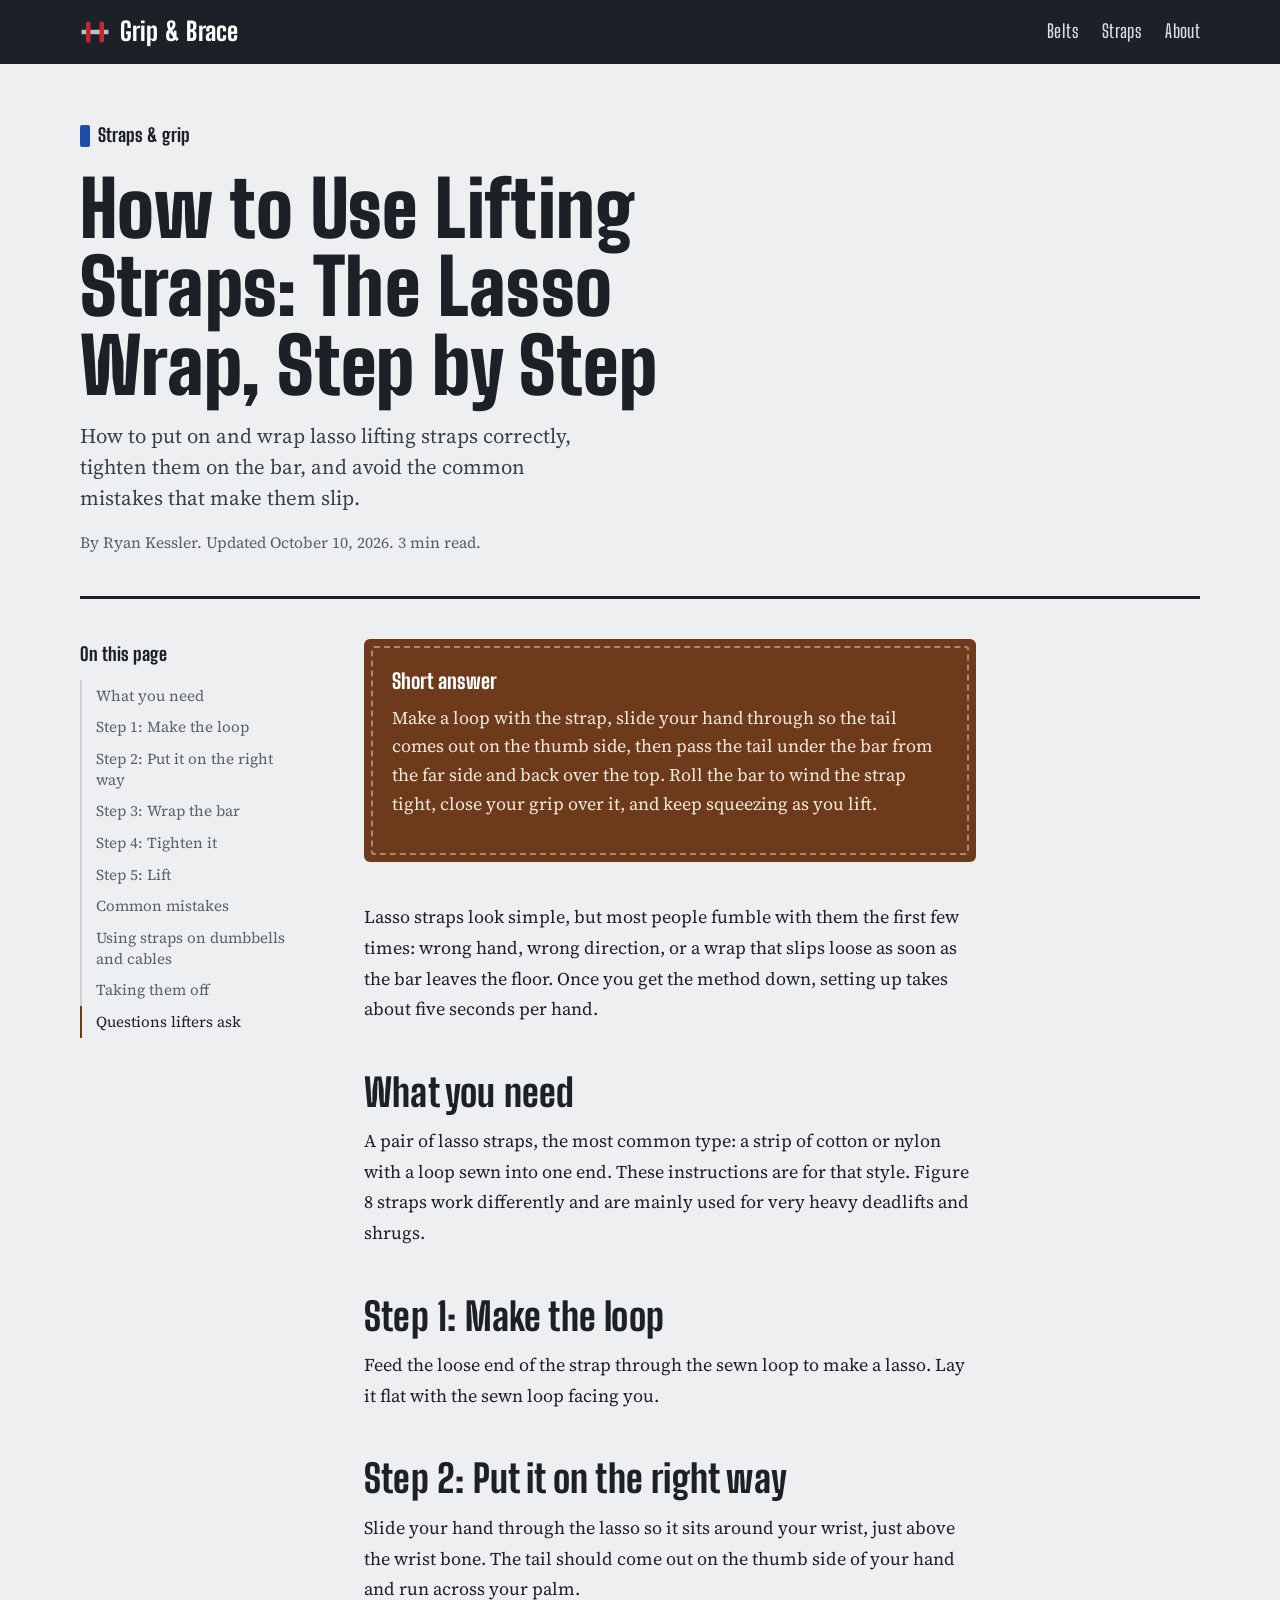
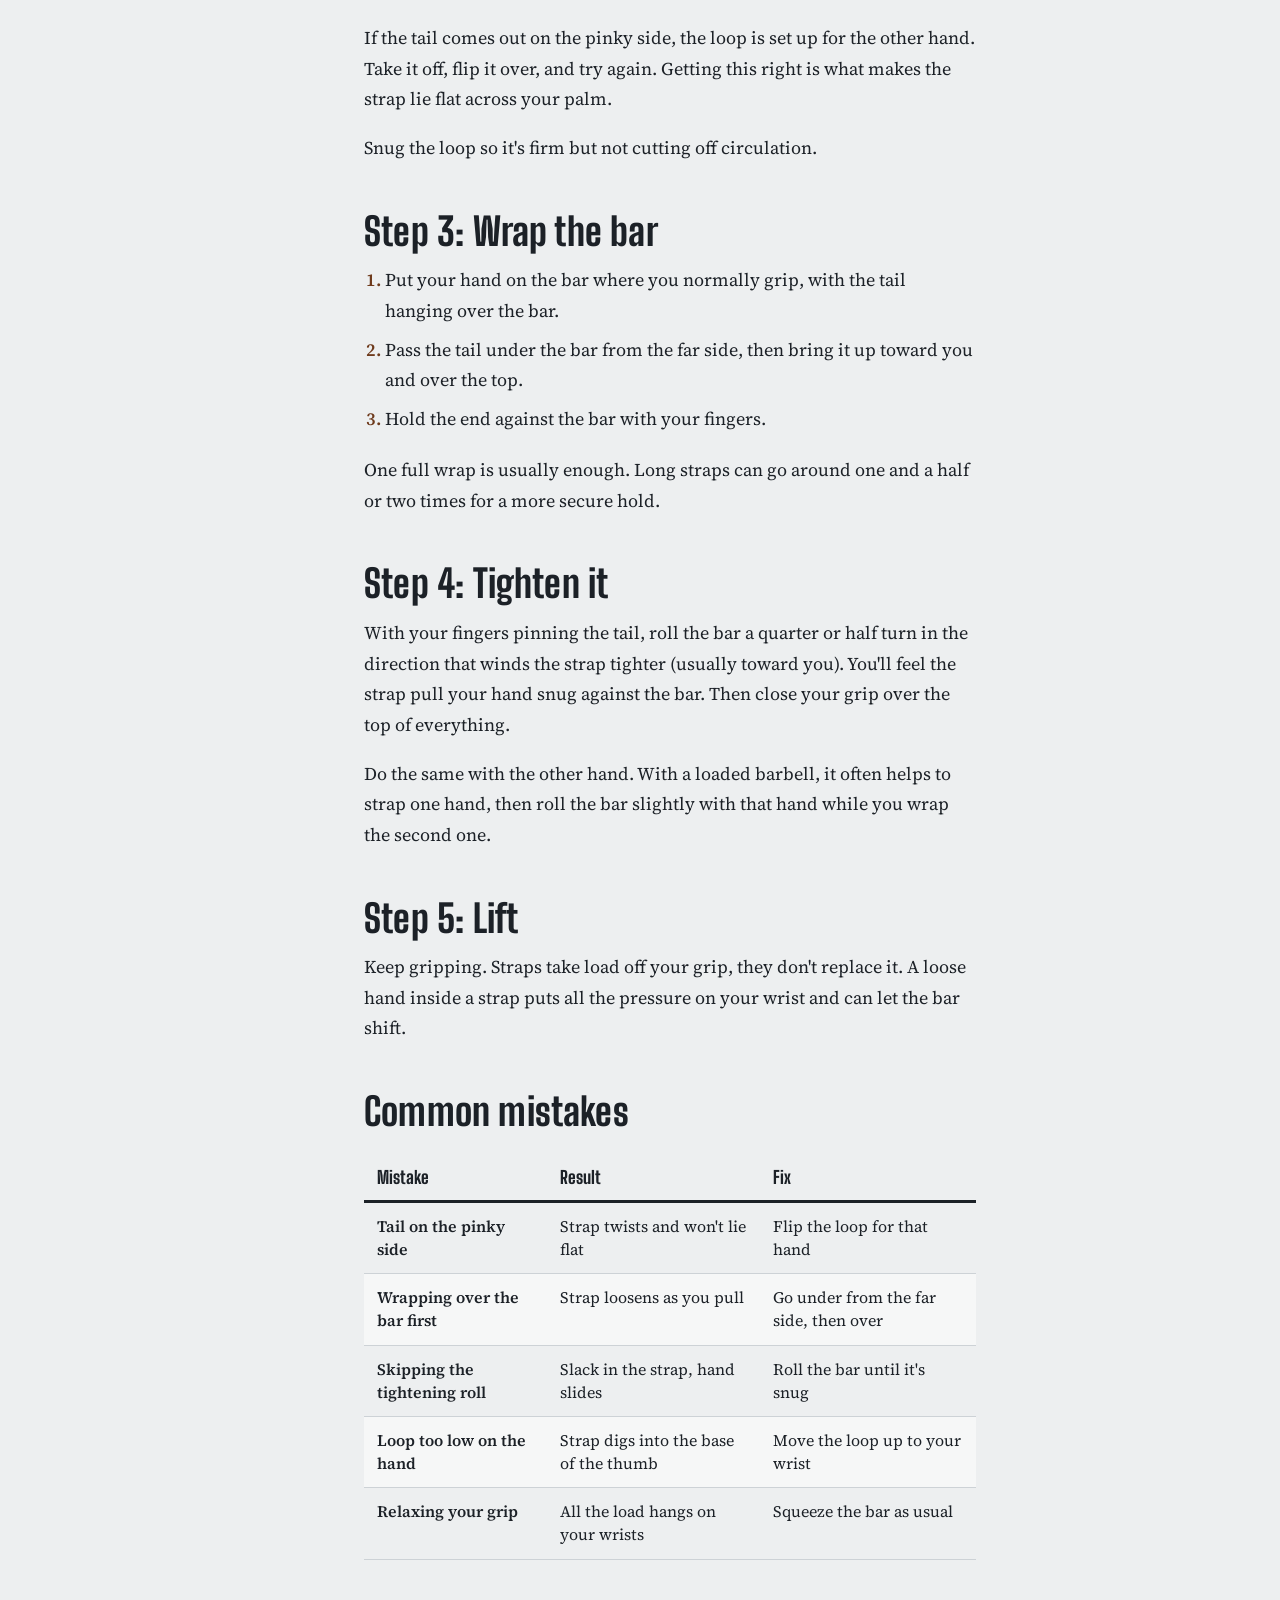
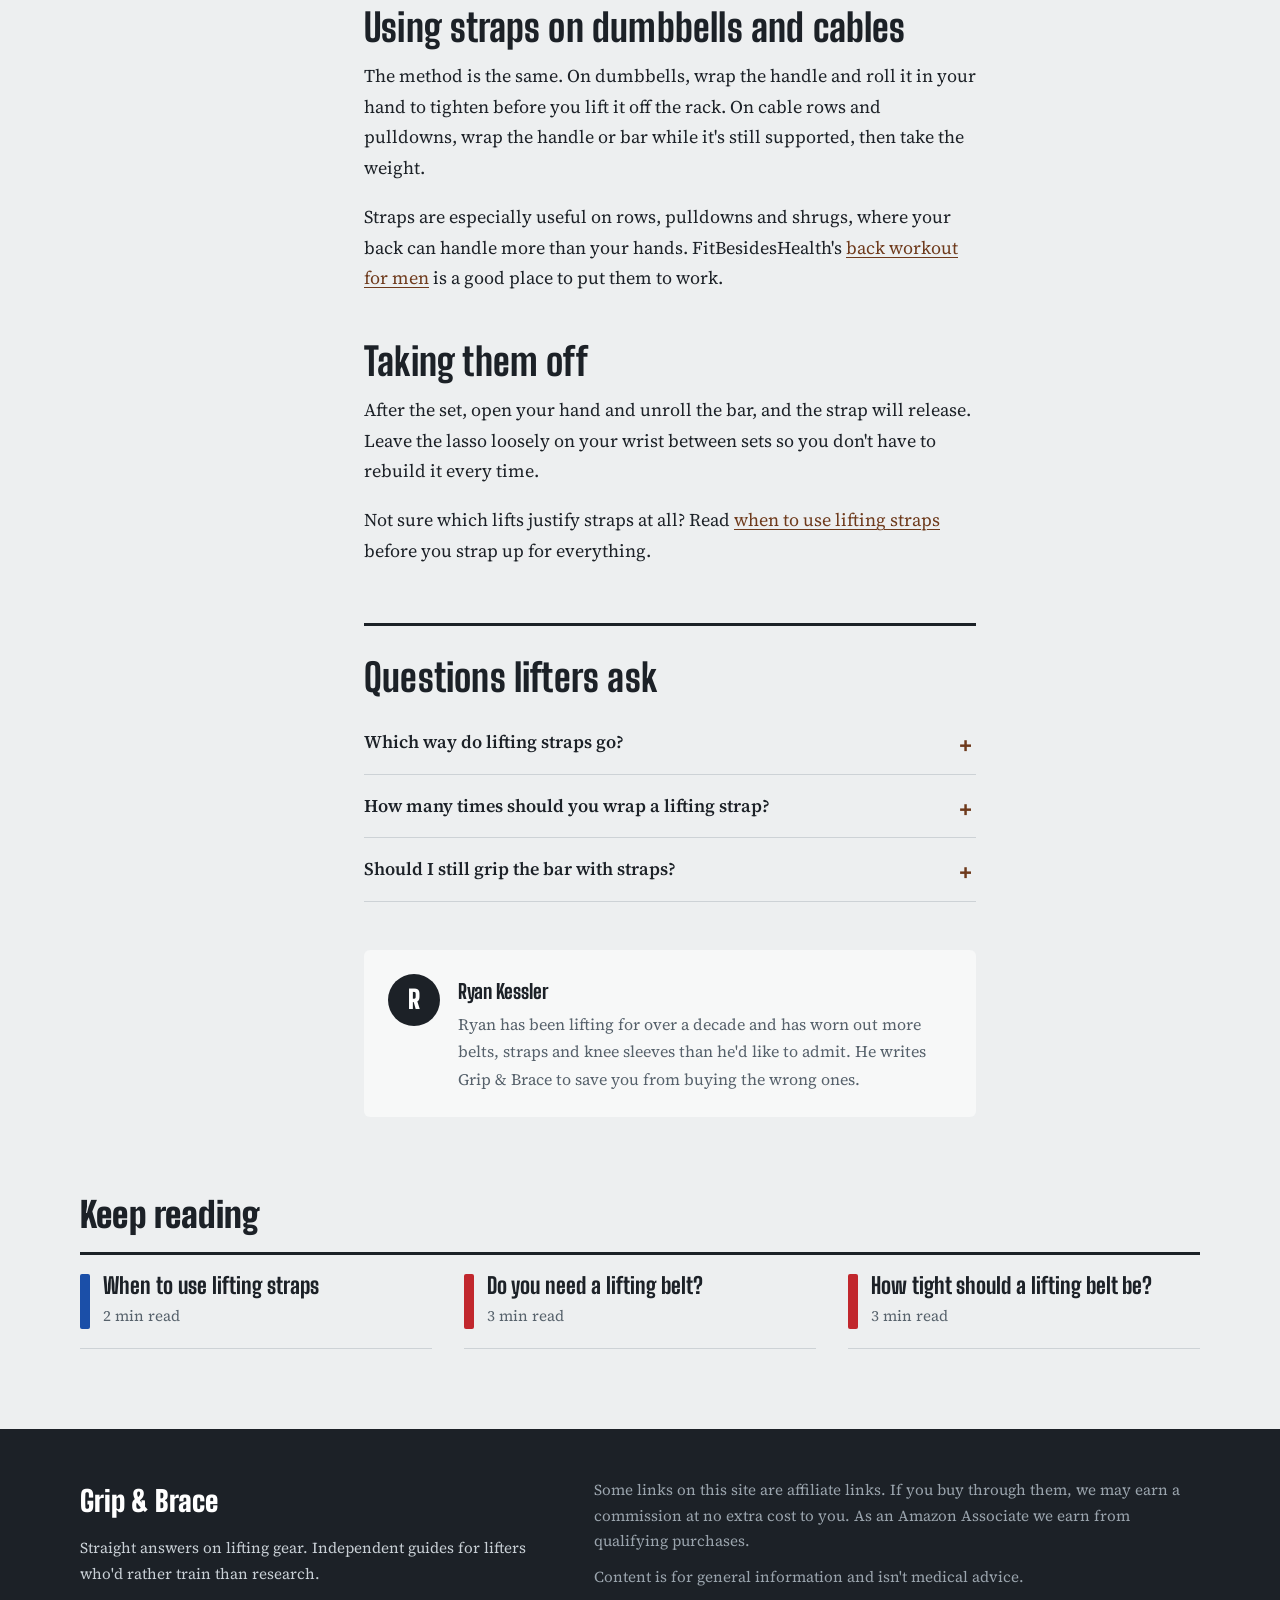
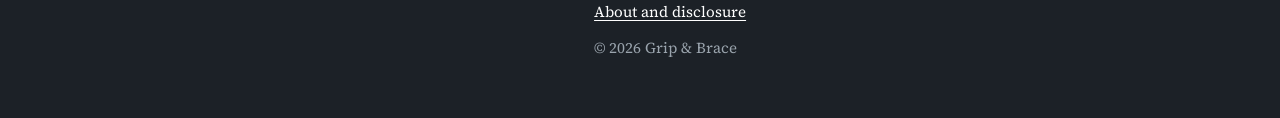
<file: how-to-use-lifting-straps/index.html>
<!doctype html>
<html lang="en">
<head>
<meta charset="utf-8">
<meta name="viewport" content="width=device-width, initial-scale=1">
<title>How to Use Lifting Straps: The Lasso Wrap, Step by Step | Grip &amp; Brace</title>
<meta name="description" content="How to put on and wrap lasso lifting straps correctly, tighten them on the bar, and avoid the common mistakes that make them slip.">
<link rel="canonical" href="https://YOUR-USERNAME.github.io/gripandbrace/how-to-use-lifting-straps/">
<meta property="og:type" content="article">
<meta property="og:title" content="How to Use Lifting Straps: The Lasso Wrap, Step by Step | Grip &amp; Brace">
<meta property="og:description" content="How to put on and wrap lasso lifting straps correctly, tighten them on the bar, and avoid the common mistakes that make them slip.">
<meta property="og:url" content="https://YOUR-USERNAME.github.io/gripandbrace/how-to-use-lifting-straps/">
<meta property="og:site_name" content="Grip &amp; Brace">
<meta name="twitter:card" content="summary">
<link rel="icon" href="../assets/favicon.svg" type="image/svg+xml">
<link rel="preconnect" href="https://fonts.googleapis.com">
<link rel="preconnect" href="https://fonts.gstatic.com" crossorigin>
<link href="https://fonts.googleapis.com/css2?family=Big+Shoulders+Display:wght@600;800;900&family=Source+Serif+4:ital,opsz,wght@0,8..60,400;0,8..60,600;1,8..60,400&display=swap" rel="stylesheet">
<link rel="stylesheet" href="../assets/style.css">
<script type="application/ld+json">{"@context": "https://schema.org", "@type": "Article", "headline": "How to Use Lifting Straps: The Lasso Wrap, Step by Step", "description": "How to put on and wrap lasso lifting straps correctly, tighten them on the bar, and avoid the common mistakes that make them slip.", "datePublished": "2026-10-10", "dateModified": "2026-10-10", "mainEntityOfPage": "https://YOUR-USERNAME.github.io/gripandbrace/how-to-use-lifting-straps/", "author": {"@type": "Person", "name": "Ryan Kessler"}, "publisher": {"@type": "Organization", "name": "Grip & Brace"}, "wordCount": 686}</script><script type="application/ld+json">{"@context": "https://schema.org", "@type": "FAQPage", "mainEntity": [{"@type": "Question", "name": "Which way do lifting straps go?", "acceptedAnswer": {"@type": "Answer", "text": "The tail should come out on the thumb side of your hand and run across your palm. If it comes out on the pinky side, flip the loop."}}, {"@type": "Question", "name": "How many times should you wrap a lifting strap?", "acceptedAnswer": {"@type": "Answer", "text": "One full wrap is usually enough. Longer straps can go one and a half or two times for extra security."}}, {"@type": "Question", "name": "Should I still grip the bar with straps?", "acceptedAnswer": {"@type": "Answer", "text": "Yes. Straps take load off your grip, but you should still squeeze the bar."}}]}</script><script type="application/ld+json">{"@context": "https://schema.org", "@type": "BreadcrumbList", "itemListElement": [{"@type": "ListItem", "position": 1, "name": "Grip & Brace", "item": "https://YOUR-USERNAME.github.io/gripandbrace/"}, {"@type": "ListItem", "position": 2, "name": "Straps & grip", "item": "https://YOUR-USERNAME.github.io/gripandbrace/#straps"}, {"@type": "ListItem", "position": 3, "name": "How to use lifting straps", "item": "https://YOUR-USERNAME.github.io/gripandbrace/how-to-use-lifting-straps/"}]}</script>
</head>
<body class="post">
<a class="skip" href="#main">Skip to content</a>
<header class="site-header">
  <div class="wrap header-inner">
    <a class="wordmark" href="../" aria-label="Grip &amp; Brace home">
      <svg class="mark" viewBox="0 0 40 40" aria-hidden="true"><rect x="2" y="17" width="36" height="6" rx="1" fill="currentColor"/><rect x="8" y="6" width="6" height="28" rx="2" fill="var(--red)"/><rect x="26" y="6" width="6" height="28" rx="2" fill="var(--red)"/></svg>
      <span>Grip &amp; Brace</span>
    </a>
    <nav aria-label="Main">
      <a href="../#belts">Belts</a>
      <a href="../#straps">Straps</a>
      <a href="../about/">About</a>
    </nav>
  </div>
</header>
<main id="main">

<div class="progress" aria-hidden="true"><span></span></div>
<article class="post">
  <header class="post-head wrap">
    <a class="cat-link" href="../#straps"><span class="swatch plate-blue"></span>Straps &amp; grip</a>
    <h1>How to Use Lifting Straps: The Lasso Wrap, Step by Step</h1>
    <p class="deck">How to put on and wrap lasso lifting straps correctly, tighten them on the bar, and avoid the common mistakes that make them slip.</p>
    <p class="byline">By Ryan Kessler. Updated October 10, 2026. 3 min read.</p>
  </header>
  <div class="post-grid wrap">
    <aside class="toc" aria-label="On this page">
      <details open><summary>On this page</summary><ol><li><a href="#what-you-need">What you need</a></li><li><a href="#step-1-make-the-loop">Step 1: Make the loop</a></li><li><a href="#step-2-put-it-on-the-right-way">Step 2: Put it on the right way</a></li><li><a href="#step-3-wrap-the-bar">Step 3: Wrap the bar</a></li><li><a href="#step-4-tighten-it">Step 4: Tighten it</a></li><li><a href="#step-5-lift">Step 5: Lift</a></li><li><a href="#common-mistakes">Common mistakes</a></li><li><a href="#using-straps-on-dumbbells-and-cables">Using straps on dumbbells and cables</a></li><li><a href="#taking-them-off">Taking them off</a></li><li><a href="#faq">Questions lifters ask</a></li></ol></details>
    </aside>
    <div class="post-body">
      <div class="answer"><p class="answer-label">Short answer</p><p>Make a loop with the strap, slide your hand through so the tail comes out on the thumb side, then pass the tail under the bar from the far side and back over the top. Roll the bar to wind the strap tight, close your grip over it, and keep squeezing as you lift.</p></div>
      <p>Lasso straps look simple, but most people fumble with them the first few times: wrong hand, wrong direction, or a wrap that slips loose as soon as the bar leaves the floor. Once you get the method down, setting up takes about five seconds per hand.</p>

<h2 id="what-you-need">What you need</h2>
<p>A pair of lasso straps, the most common type: a strip of cotton or nylon with a loop sewn into one end. These instructions are for that style. Figure 8 straps work differently and are mainly used for very heavy deadlifts and shrugs.</p>

<h2 id="step-1-make-the-loop">Step 1: Make the loop</h2>
<p>Feed the loose end of the strap through the sewn loop to make a lasso. Lay it flat with the sewn loop facing you.</p>

<h2 id="step-2-put-it-on-the-right-way">Step 2: Put it on the right way</h2>
<p>Slide your hand through the lasso so it sits around your wrist, just above the wrist bone. The tail should come out on the thumb side of your hand and run across your palm.</p>
<p>If the tail comes out on the pinky side, the loop is set up for the other hand. Take it off, flip it over, and try again. Getting this right is what makes the strap lie flat across your palm.</p>
<p>Snug the loop so it's firm but not cutting off circulation.</p>

<h2 id="step-3-wrap-the-bar">Step 3: Wrap the bar</h2>
<ol>
  <li>Put your hand on the bar where you normally grip, with the tail hanging over the bar.</li>
  <li>Pass the tail under the bar from the far side, then bring it up toward you and over the top.</li>
  <li>Hold the end against the bar with your fingers.</li>
</ol>
<p>One full wrap is usually enough. Long straps can go around one and a half or two times for a more secure hold.</p>

<h2 id="step-4-tighten-it">Step 4: Tighten it</h2>
<p>With your fingers pinning the tail, roll the bar a quarter or half turn in the direction that winds the strap tighter (usually toward you). You'll feel the strap pull your hand snug against the bar. Then close your grip over the top of everything.</p>
<p>Do the same with the other hand. With a loaded barbell, it often helps to strap one hand, then roll the bar slightly with that hand while you wrap the second one.</p>

<h2 id="step-5-lift">Step 5: Lift</h2>
<p>Keep gripping. Straps take load off your grip, they don't replace it. A loose hand inside a strap puts all the pressure on your wrist and can let the bar shift.</p>

<h2 id="common-mistakes">Common mistakes</h2>
<div class="table-wrap"><table>
  <thead><tr><th>Mistake</th><th>Result</th><th>Fix</th></tr></thead>
  <tbody>
    <tr><td>Tail on the pinky side</td><td>Strap twists and won't lie flat</td><td>Flip the loop for that hand</td></tr>
    <tr><td>Wrapping over the bar first</td><td>Strap loosens as you pull</td><td>Go under from the far side, then over</td></tr>
    <tr><td>Skipping the tightening roll</td><td>Slack in the strap, hand slides</td><td>Roll the bar until it's snug</td></tr>
    <tr><td>Loop too low on the hand</td><td>Strap digs into the base of the thumb</td><td>Move the loop up to your wrist</td></tr>
    <tr><td>Relaxing your grip</td><td>All the load hangs on your wrists</td><td>Squeeze the bar as usual</td></tr>
  </tbody>
</table></div>

<h2 id="using-straps-on-dumbbells-and-cables">Using straps on dumbbells and cables</h2>
<p>The method is the same. On dumbbells, wrap the handle and roll it in your hand to tighten before you lift it off the rack. On cable rows and pulldowns, wrap the handle or bar while it's still supported, then take the weight.</p>
<p>Straps are especially useful on rows, pulldowns and shrugs, where your back can handle more than your hands. FitBesidesHealth's <a href="https://fitbesideshealth.com/back-workout-for-men/">back workout for men</a> is a good place to put them to work.</p>

<h2 id="taking-them-off">Taking them off</h2>
<p>After the set, open your hand and unroll the bar, and the strap will release. Leave the lasso loosely on your wrist between sets so you don't have to rebuild it every time.</p>
<p>Not sure which lifts justify straps at all? Read <a href="../when-to-use-lifting-straps/">when to use lifting straps</a> before you strap up for everything.</p>

      <section class="faq" id="faq"><h2>Questions lifters ask</h2><details><summary>Which way do lifting straps go?</summary><p>The tail should come out on the thumb side of your hand and run across your palm. If it comes out on the pinky side, flip the loop.</p></details><details><summary>How many times should you wrap a lifting strap?</summary><p>One full wrap is usually enough. Longer straps can go one and a half or two times for extra security.</p></details><details><summary>Should I still grip the bar with straps?</summary><p>Yes. Straps take load off your grip, but you should still squeeze the bar.</p></details></section>
      <div class="author"><div class="author-mark" aria-hidden="true">R</div><div><p class="author-name">Ryan Kessler</p><p>Ryan has been lifting for over a decade and has worn out more belts, straps and knee sleeves than he&#x27;d like to admit. He writes Grip &amp; Brace to save you from buying the wrong ones.</p></div></div>
    </div>
  </div>
  <section class="related wrap" aria-labelledby="rel-h"><h2 id="rel-h">Keep reading</h2><ul><li><a href="../when-to-use-lifting-straps/"><span class="swatch plate-blue"></span><span class="rel-title">When to use lifting straps</span><span class="rel-meta">2 min read</span></a></li><li><a href="../do-you-need-a-lifting-belt/"><span class="swatch plate-red"></span><span class="rel-title">Do you need a lifting belt?</span><span class="rel-meta">3 min read</span></a></li><li><a href="../how-tight-should-a-lifting-belt-be/"><span class="swatch plate-red"></span><span class="rel-title">How tight should a lifting belt be?</span><span class="rel-meta">3 min read</span></a></li></ul></section>
</article>
</main>
<footer class="site-footer">
  <div class="wrap footer-inner">
    <div>
      <p class="footer-mark">Grip &amp; Brace</p>
      <p>Straight answers on lifting gear. Independent guides for lifters who'd rather train than research.</p>
    </div>
    <div class="footer-small">
      <p>Some links on this site are affiliate links. If you buy through them, we may earn a commission at no extra cost to you. As an Amazon Associate we earn from qualifying purchases.</p>
      <p>Content is for general information and isn't medical advice.</p>
      <p><a href="../about/">About and disclosure</a></p>
      <p>&copy; 2026 Grip &amp; Brace</p>
    </div>
  </div>
</footer>
<script src="../assets/main.js" defer></script>
</body>
</html>
</file>
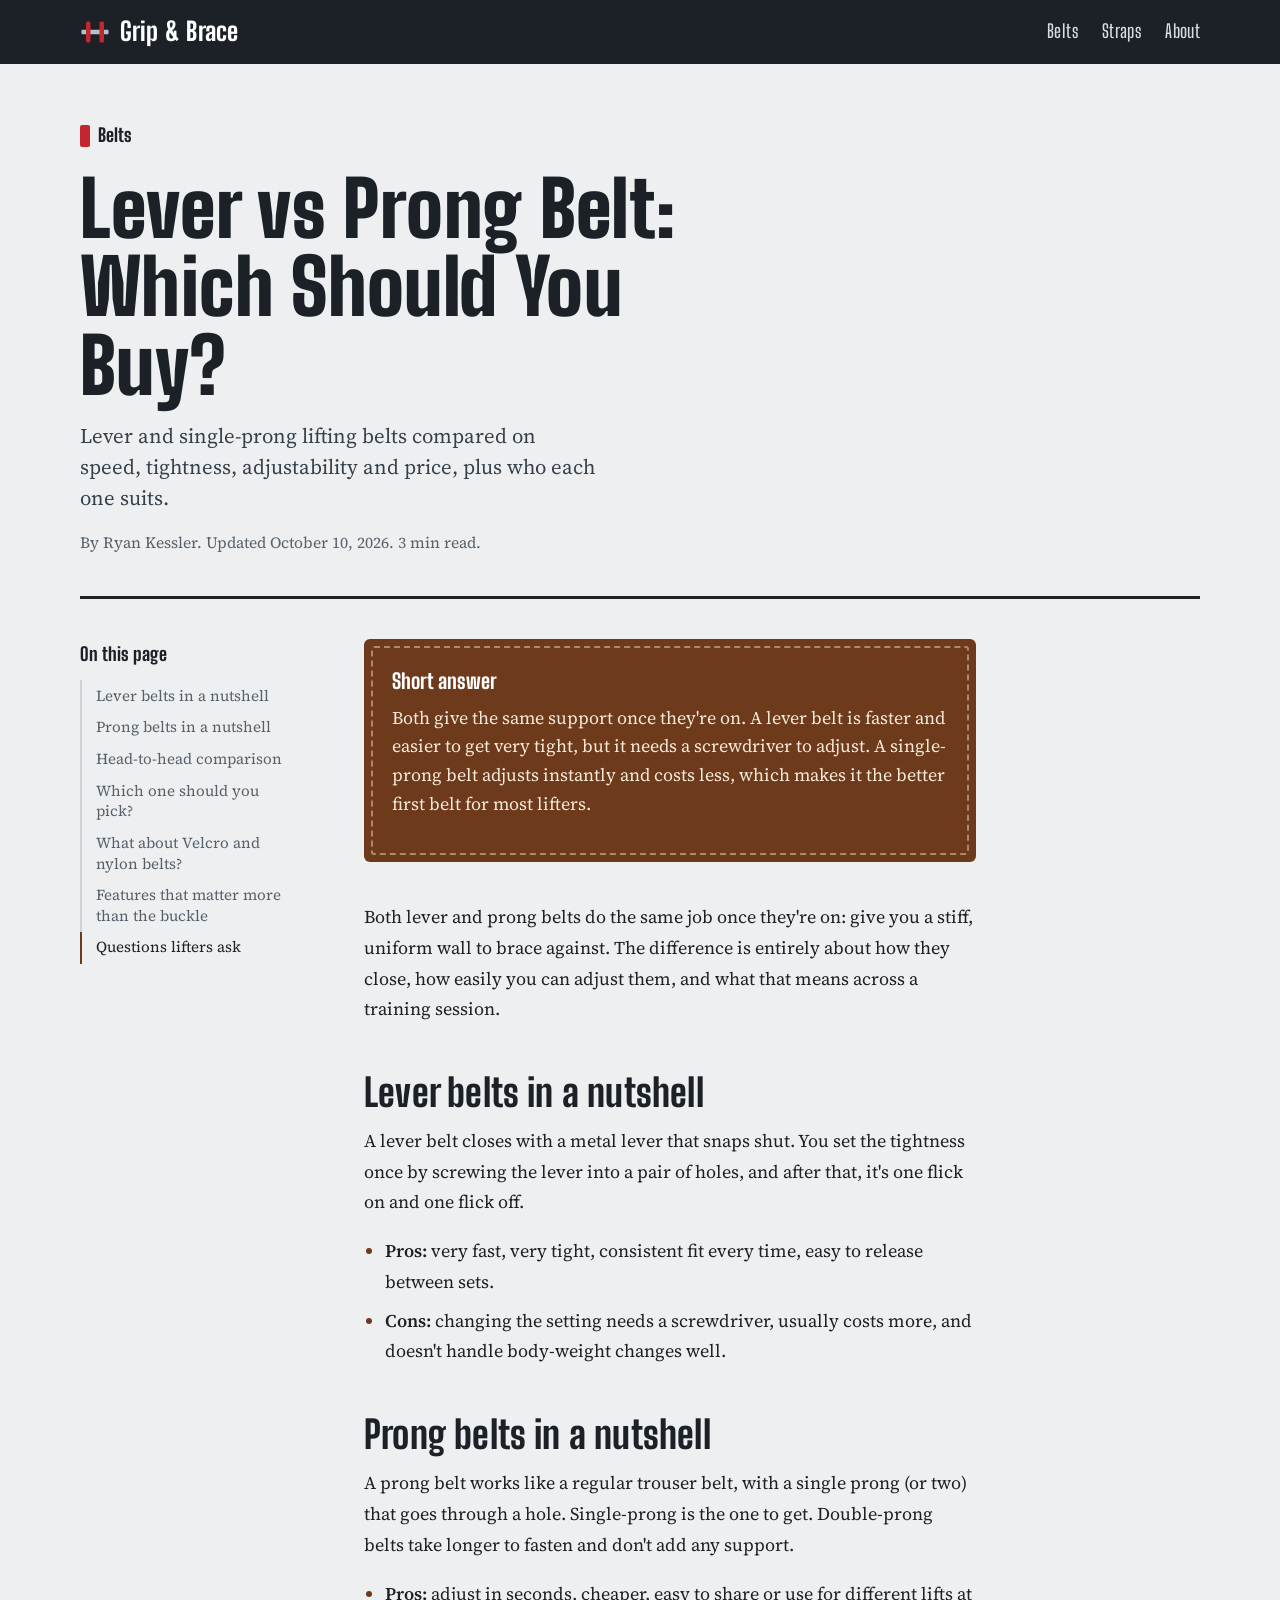
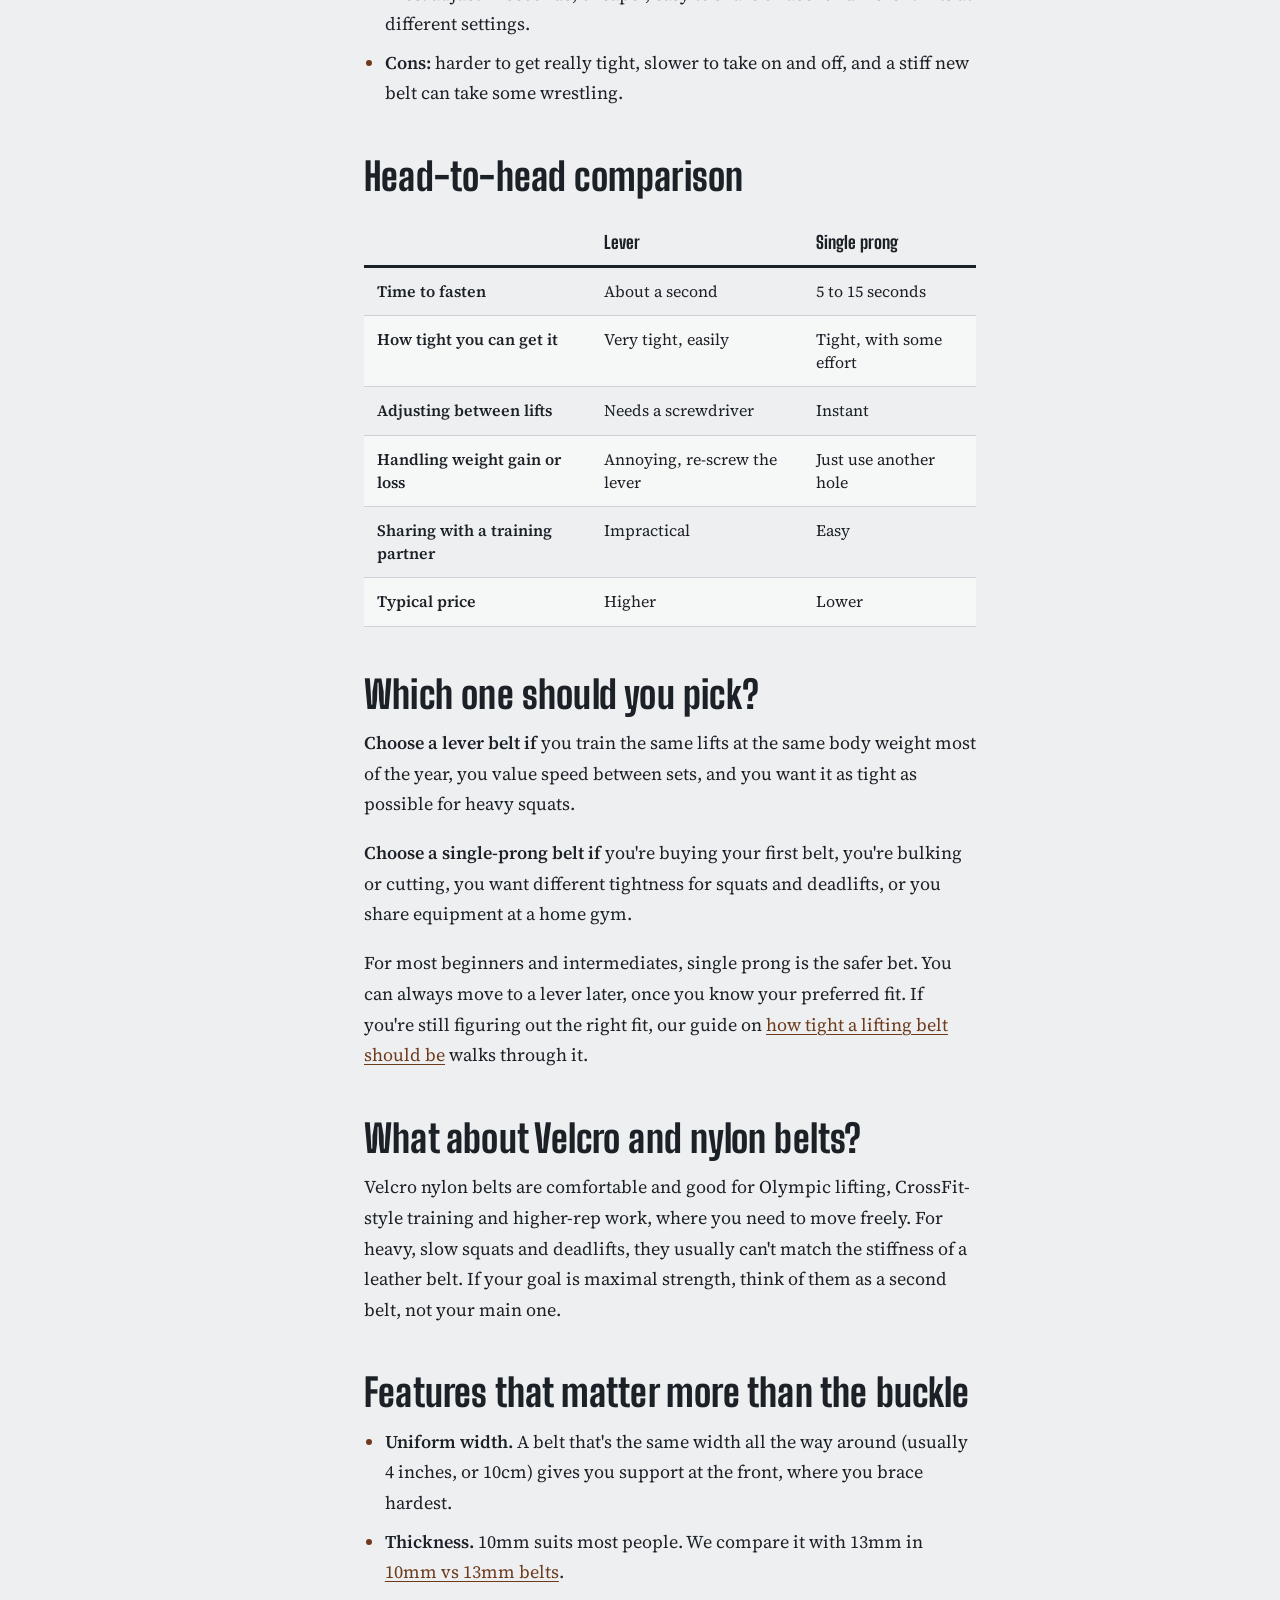
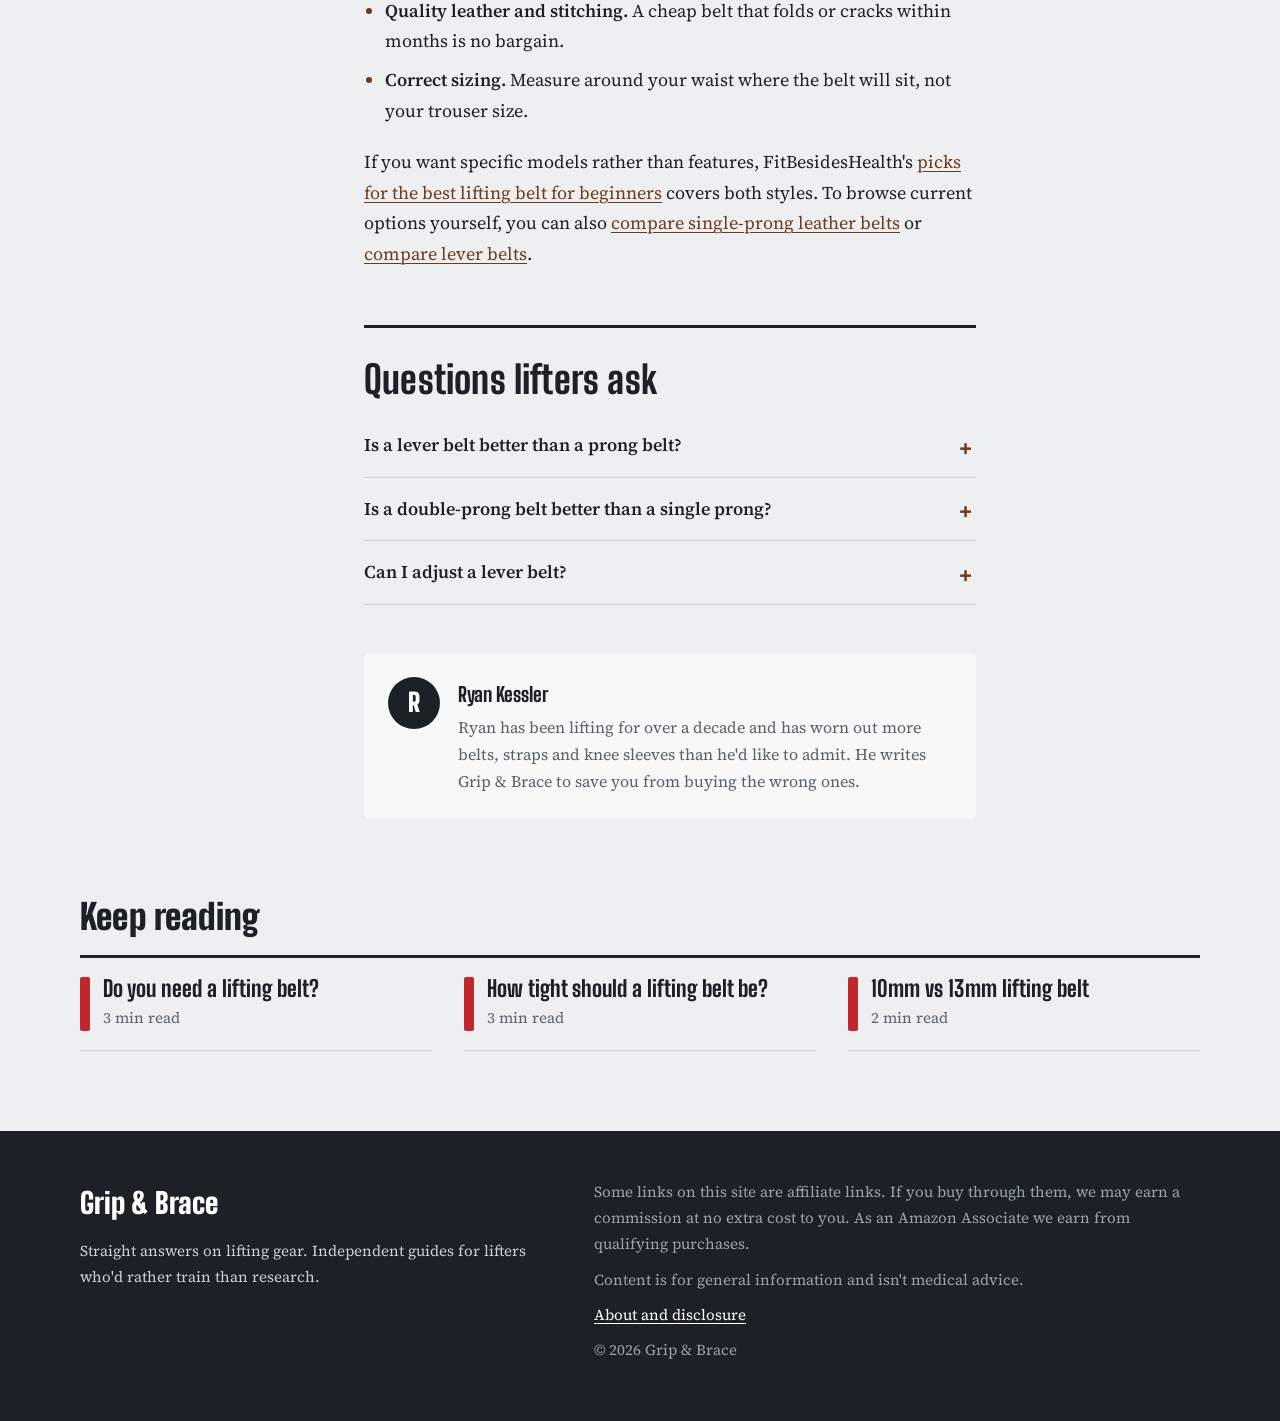
<file: lever-vs-prong-belt/index.html>
<!doctype html>
<html lang="en">
<head>
<meta charset="utf-8">
<meta name="viewport" content="width=device-width, initial-scale=1">
<title>Lever vs Prong Belt: Which Should You Buy? | Grip &amp; Brace</title>
<meta name="description" content="Lever and single-prong lifting belts compared on speed, tightness, adjustability and price, plus who each one suits.">
<link rel="canonical" href="https://YOUR-USERNAME.github.io/gripandbrace/lever-vs-prong-belt/">
<meta property="og:type" content="article">
<meta property="og:title" content="Lever vs Prong Belt: Which Should You Buy? | Grip &amp; Brace">
<meta property="og:description" content="Lever and single-prong lifting belts compared on speed, tightness, adjustability and price, plus who each one suits.">
<meta property="og:url" content="https://YOUR-USERNAME.github.io/gripandbrace/lever-vs-prong-belt/">
<meta property="og:site_name" content="Grip &amp; Brace">
<meta name="twitter:card" content="summary">
<link rel="icon" href="../assets/favicon.svg" type="image/svg+xml">
<link rel="preconnect" href="https://fonts.googleapis.com">
<link rel="preconnect" href="https://fonts.gstatic.com" crossorigin>
<link href="https://fonts.googleapis.com/css2?family=Big+Shoulders+Display:wght@600;800;900&family=Source+Serif+4:ital,opsz,wght@0,8..60,400;0,8..60,600;1,8..60,400&display=swap" rel="stylesheet">
<link rel="stylesheet" href="../assets/style.css">
<script type="application/ld+json">{"@context": "https://schema.org", "@type": "Article", "headline": "Lever vs Prong Belt: Which Should You Buy?", "description": "Lever and single-prong lifting belts compared on speed, tightness, adjustability and price, plus who each one suits.", "datePublished": "2026-10-10", "dateModified": "2026-10-10", "mainEntityOfPage": "https://YOUR-USERNAME.github.io/gripandbrace/lever-vs-prong-belt/", "author": {"@type": "Person", "name": "Ryan Kessler"}, "publisher": {"@type": "Organization", "name": "Grip & Brace"}, "wordCount": 597}</script><script type="application/ld+json">{"@context": "https://schema.org", "@type": "FAQPage", "mainEntity": [{"@type": "Question", "name": "Is a lever belt better than a prong belt?", "acceptedAnswer": {"@type": "Answer", "text": "Not in terms of support. Lever belts are faster and easier to tighten, while prong belts are more adjustable. Pick based on how you train."}}, {"@type": "Question", "name": "Is a double-prong belt better than a single prong?", "acceptedAnswer": {"@type": "Answer", "text": "No. Double-prong belts take longer to fasten and don't add support. Single prong is the better choice."}}, {"@type": "Question", "name": "Can I adjust a lever belt?", "acceptedAnswer": {"@type": "Answer", "text": "Yes, but you have to unscrew the lever and move it to different holes, which takes a screwdriver and a few minutes."}}]}</script><script type="application/ld+json">{"@context": "https://schema.org", "@type": "BreadcrumbList", "itemListElement": [{"@type": "ListItem", "position": 1, "name": "Grip & Brace", "item": "https://YOUR-USERNAME.github.io/gripandbrace/"}, {"@type": "ListItem", "position": 2, "name": "Belts", "item": "https://YOUR-USERNAME.github.io/gripandbrace/#belts"}, {"@type": "ListItem", "position": 3, "name": "Lever vs prong belt", "item": "https://YOUR-USERNAME.github.io/gripandbrace/lever-vs-prong-belt/"}]}</script>
</head>
<body class="post">
<a class="skip" href="#main">Skip to content</a>
<header class="site-header">
  <div class="wrap header-inner">
    <a class="wordmark" href="../" aria-label="Grip &amp; Brace home">
      <svg class="mark" viewBox="0 0 40 40" aria-hidden="true"><rect x="2" y="17" width="36" height="6" rx="1" fill="currentColor"/><rect x="8" y="6" width="6" height="28" rx="2" fill="var(--red)"/><rect x="26" y="6" width="6" height="28" rx="2" fill="var(--red)"/></svg>
      <span>Grip &amp; Brace</span>
    </a>
    <nav aria-label="Main">
      <a href="../#belts">Belts</a>
      <a href="../#straps">Straps</a>
      <a href="../about/">About</a>
    </nav>
  </div>
</header>
<main id="main">

<div class="progress" aria-hidden="true"><span></span></div>
<article class="post">
  <header class="post-head wrap">
    <a class="cat-link" href="../#belts"><span class="swatch plate-red"></span>Belts</a>
    <h1>Lever vs Prong Belt: Which Should You Buy?</h1>
    <p class="deck">Lever and single-prong lifting belts compared on speed, tightness, adjustability and price, plus who each one suits.</p>
    <p class="byline">By Ryan Kessler. Updated October 10, 2026. 3 min read.</p>
  </header>
  <div class="post-grid wrap">
    <aside class="toc" aria-label="On this page">
      <details open><summary>On this page</summary><ol><li><a href="#lever-belts-in-a-nutshell">Lever belts in a nutshell</a></li><li><a href="#prong-belts-in-a-nutshell">Prong belts in a nutshell</a></li><li><a href="#head-to-head-comparison">Head-to-head comparison</a></li><li><a href="#which-one-should-you-pick">Which one should you pick?</a></li><li><a href="#what-about-velcro-and-nylon-belts">What about Velcro and nylon belts?</a></li><li><a href="#features-that-matter-more-than-the-buckle">Features that matter more than the buckle</a></li><li><a href="#faq">Questions lifters ask</a></li></ol></details>
    </aside>
    <div class="post-body">
      <div class="answer"><p class="answer-label">Short answer</p><p>Both give the same support once they&#x27;re on. A lever belt is faster and easier to get very tight, but it needs a screwdriver to adjust. A single-prong belt adjusts instantly and costs less, which makes it the better first belt for most lifters.</p></div>
      <p>Both lever and prong belts do the same job once they're on: give you a stiff, uniform wall to brace against. The difference is entirely about how they close, how easily you can adjust them, and what that means across a training session.</p>

<h2 id="lever-belts-in-a-nutshell">Lever belts in a nutshell</h2>
<p>A lever belt closes with a metal lever that snaps shut. You set the tightness once by screwing the lever into a pair of holes, and after that, it's one flick on and one flick off.</p>
<ul>
  <li><strong>Pros:</strong> very fast, very tight, consistent fit every time, easy to release between sets.</li>
  <li><strong>Cons:</strong> changing the setting needs a screwdriver, usually costs more, and doesn't handle body-weight changes well.</li>
</ul>

<h2 id="prong-belts-in-a-nutshell">Prong belts in a nutshell</h2>
<p>A prong belt works like a regular trouser belt, with a single prong (or two) that goes through a hole. Single-prong is the one to get. Double-prong belts take longer to fasten and don't add any support.</p>
<ul>
  <li><strong>Pros:</strong> adjust in seconds, cheaper, easy to share or use for different lifts at different settings.</li>
  <li><strong>Cons:</strong> harder to get really tight, slower to take on and off, and a stiff new belt can take some wrestling.</li>
</ul>

<h2 id="head-to-head-comparison">Head-to-head comparison</h2>
<div class="table-wrap"><table>
  <thead><tr><th></th><th>Lever</th><th>Single prong</th></tr></thead>
  <tbody>
    <tr><td>Time to fasten</td><td>About a second</td><td>5 to 15 seconds</td></tr>
    <tr><td>How tight you can get it</td><td>Very tight, easily</td><td>Tight, with some effort</td></tr>
    <tr><td>Adjusting between lifts</td><td>Needs a screwdriver</td><td>Instant</td></tr>
    <tr><td>Handling weight gain or loss</td><td>Annoying, re-screw the lever</td><td>Just use another hole</td></tr>
    <tr><td>Sharing with a training partner</td><td>Impractical</td><td>Easy</td></tr>
    <tr><td>Typical price</td><td>Higher</td><td>Lower</td></tr>
  </tbody>
</table></div>

<h2 id="which-one-should-you-pick">Which one should you pick?</h2>
<p><strong>Choose a lever belt if</strong> you train the same lifts at the same body weight most of the year, you value speed between sets, and you want it as tight as possible for heavy squats.</p>
<p><strong>Choose a single-prong belt if</strong> you're buying your first belt, you're bulking or cutting, you want different tightness for squats and deadlifts, or you share equipment at a home gym.</p>
<p>For most beginners and intermediates, single prong is the safer bet. You can always move to a lever later, once you know your preferred fit. If you're still figuring out the right fit, our guide on <a href="../how-tight-should-a-lifting-belt-be/">how tight a lifting belt should be</a> walks through it.</p>

<h2 id="what-about-velcro-and-nylon-belts">What about Velcro and nylon belts?</h2>
<p>Velcro nylon belts are comfortable and good for Olympic lifting, CrossFit-style training and higher-rep work, where you need to move freely. For heavy, slow squats and deadlifts, they usually can't match the stiffness of a leather belt. If your goal is maximal strength, think of them as a second belt, not your main one.</p>

<h2 id="features-that-matter-more-than-the-buckle">Features that matter more than the buckle</h2>
<ul>
  <li><strong>Uniform width.</strong> A belt that's the same width all the way around (usually 4 inches, or 10cm) gives you support at the front, where you brace hardest.</li>
  <li><strong>Thickness.</strong> 10mm suits most people. We compare it with 13mm in <a href="../10mm-vs-13mm-lifting-belt/">10mm vs 13mm belts</a>.</li>
  <li><strong>Quality leather and stitching.</strong> A cheap belt that folds or cracks within months is no bargain.</li>
  <li><strong>Correct sizing.</strong> Measure around your waist where the belt will sit, not your trouser size.</li>
</ul>
<p>If you want specific models rather than features, FitBesidesHealth's <a href="https://fitbesideshealth.com/best-lifting-belt-for-beginners/">picks for the best lifting belt for beginners</a> covers both styles. To browse current options yourself, you can also <a href="https://www.amazon.com/s?k=single+prong+leather+lifting+belt+10mm&amp;tag=YOURTAG-20" rel="sponsored nofollow noopener" target="_blank">compare single-prong leather belts</a> or <a href="https://www.amazon.com/s?k=lever+lifting+belt+10mm&amp;tag=YOURTAG-20" rel="sponsored nofollow noopener" target="_blank">compare lever belts</a>.</p>

      <section class="faq" id="faq"><h2>Questions lifters ask</h2><details><summary>Is a lever belt better than a prong belt?</summary><p>Not in terms of support. Lever belts are faster and easier to tighten, while prong belts are more adjustable. Pick based on how you train.</p></details><details><summary>Is a double-prong belt better than a single prong?</summary><p>No. Double-prong belts take longer to fasten and don&#x27;t add support. Single prong is the better choice.</p></details><details><summary>Can I adjust a lever belt?</summary><p>Yes, but you have to unscrew the lever and move it to different holes, which takes a screwdriver and a few minutes.</p></details></section>
      <div class="author"><div class="author-mark" aria-hidden="true">R</div><div><p class="author-name">Ryan Kessler</p><p>Ryan has been lifting for over a decade and has worn out more belts, straps and knee sleeves than he&#x27;d like to admit. He writes Grip &amp; Brace to save you from buying the wrong ones.</p></div></div>
    </div>
  </div>
  <section class="related wrap" aria-labelledby="rel-h"><h2 id="rel-h">Keep reading</h2><ul><li><a href="../do-you-need-a-lifting-belt/"><span class="swatch plate-red"></span><span class="rel-title">Do you need a lifting belt?</span><span class="rel-meta">3 min read</span></a></li><li><a href="../how-tight-should-a-lifting-belt-be/"><span class="swatch plate-red"></span><span class="rel-title">How tight should a lifting belt be?</span><span class="rel-meta">3 min read</span></a></li><li><a href="../10mm-vs-13mm-lifting-belt/"><span class="swatch plate-red"></span><span class="rel-title">10mm vs 13mm lifting belt</span><span class="rel-meta">2 min read</span></a></li></ul></section>
</article>
</main>
<footer class="site-footer">
  <div class="wrap footer-inner">
    <div>
      <p class="footer-mark">Grip &amp; Brace</p>
      <p>Straight answers on lifting gear. Independent guides for lifters who'd rather train than research.</p>
    </div>
    <div class="footer-small">
      <p>Some links on this site are affiliate links. If you buy through them, we may earn a commission at no extra cost to you. As an Amazon Associate we earn from qualifying purchases.</p>
      <p>Content is for general information and isn't medical advice.</p>
      <p><a href="../about/">About and disclosure</a></p>
      <p>&copy; 2026 Grip &amp; Brace</p>
    </div>
  </div>
</footer>
<script src="../assets/main.js" defer></script>
</body>
</html>
</file>
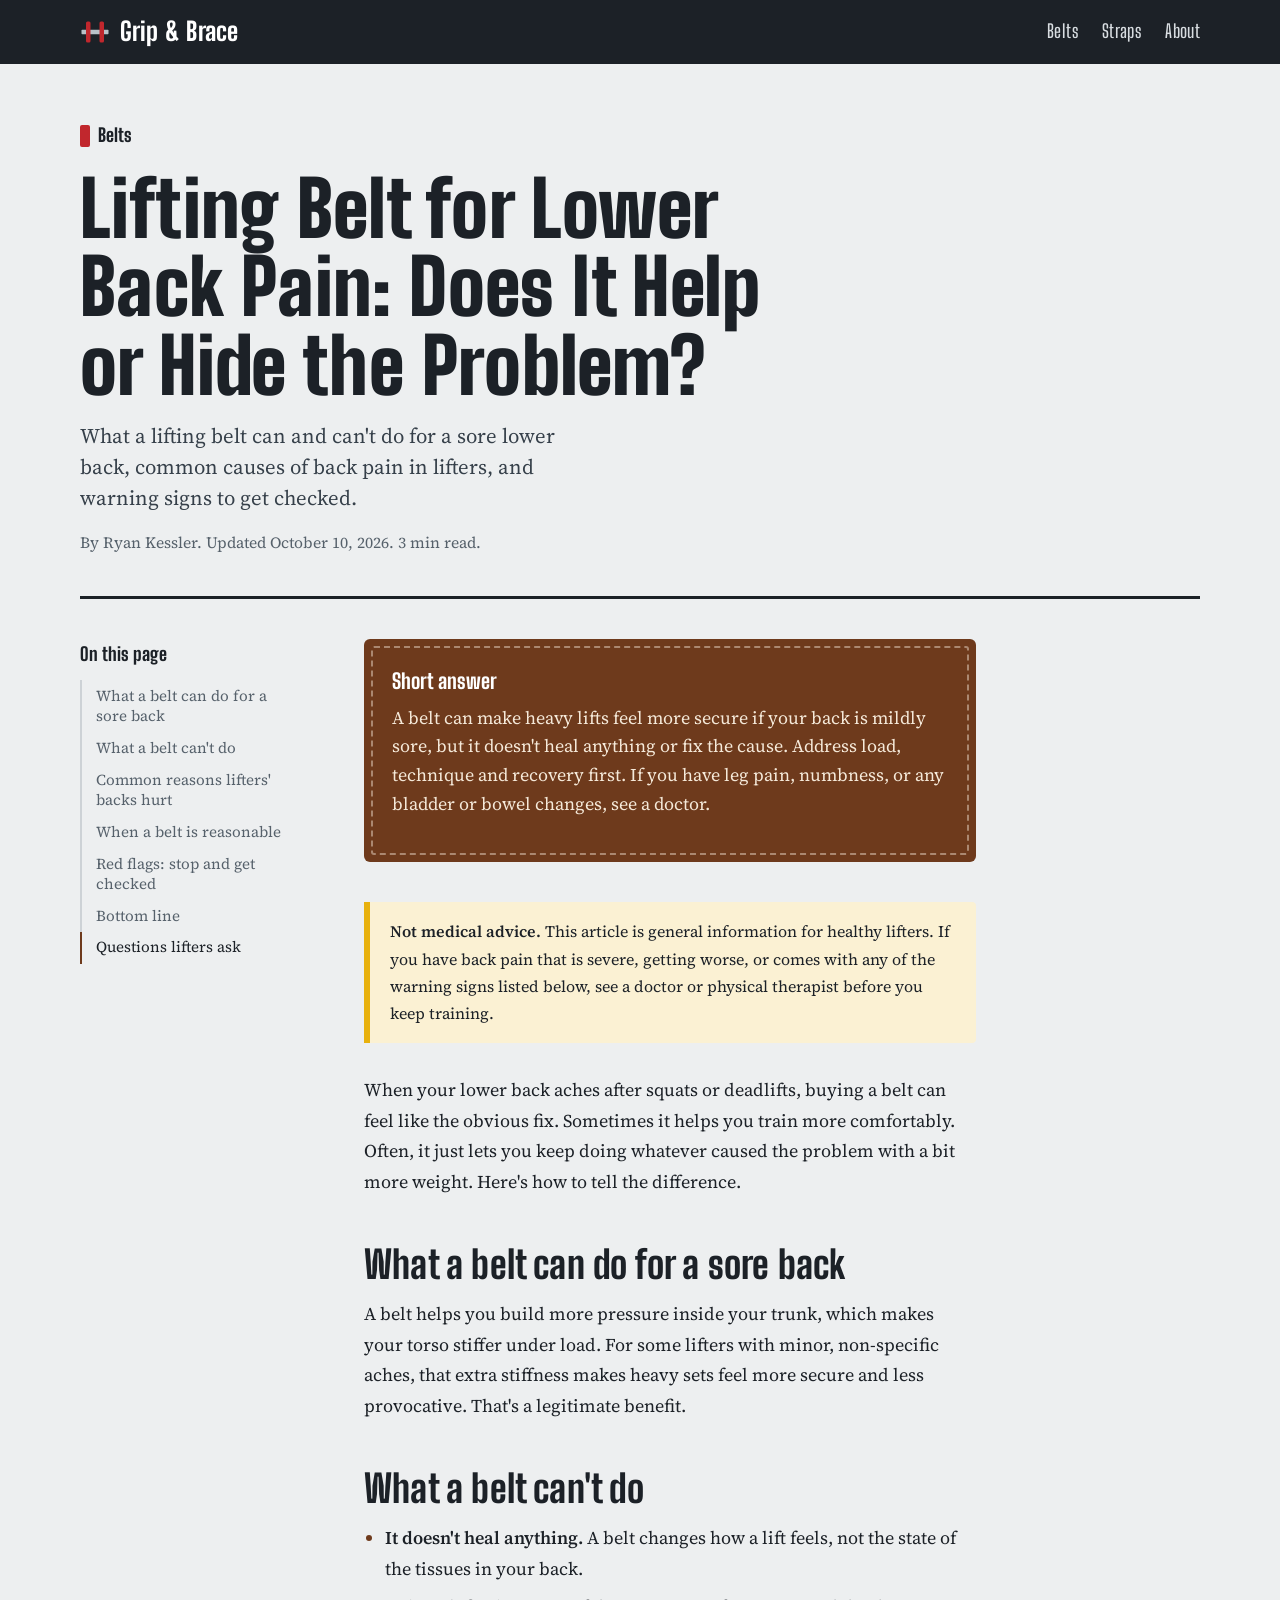
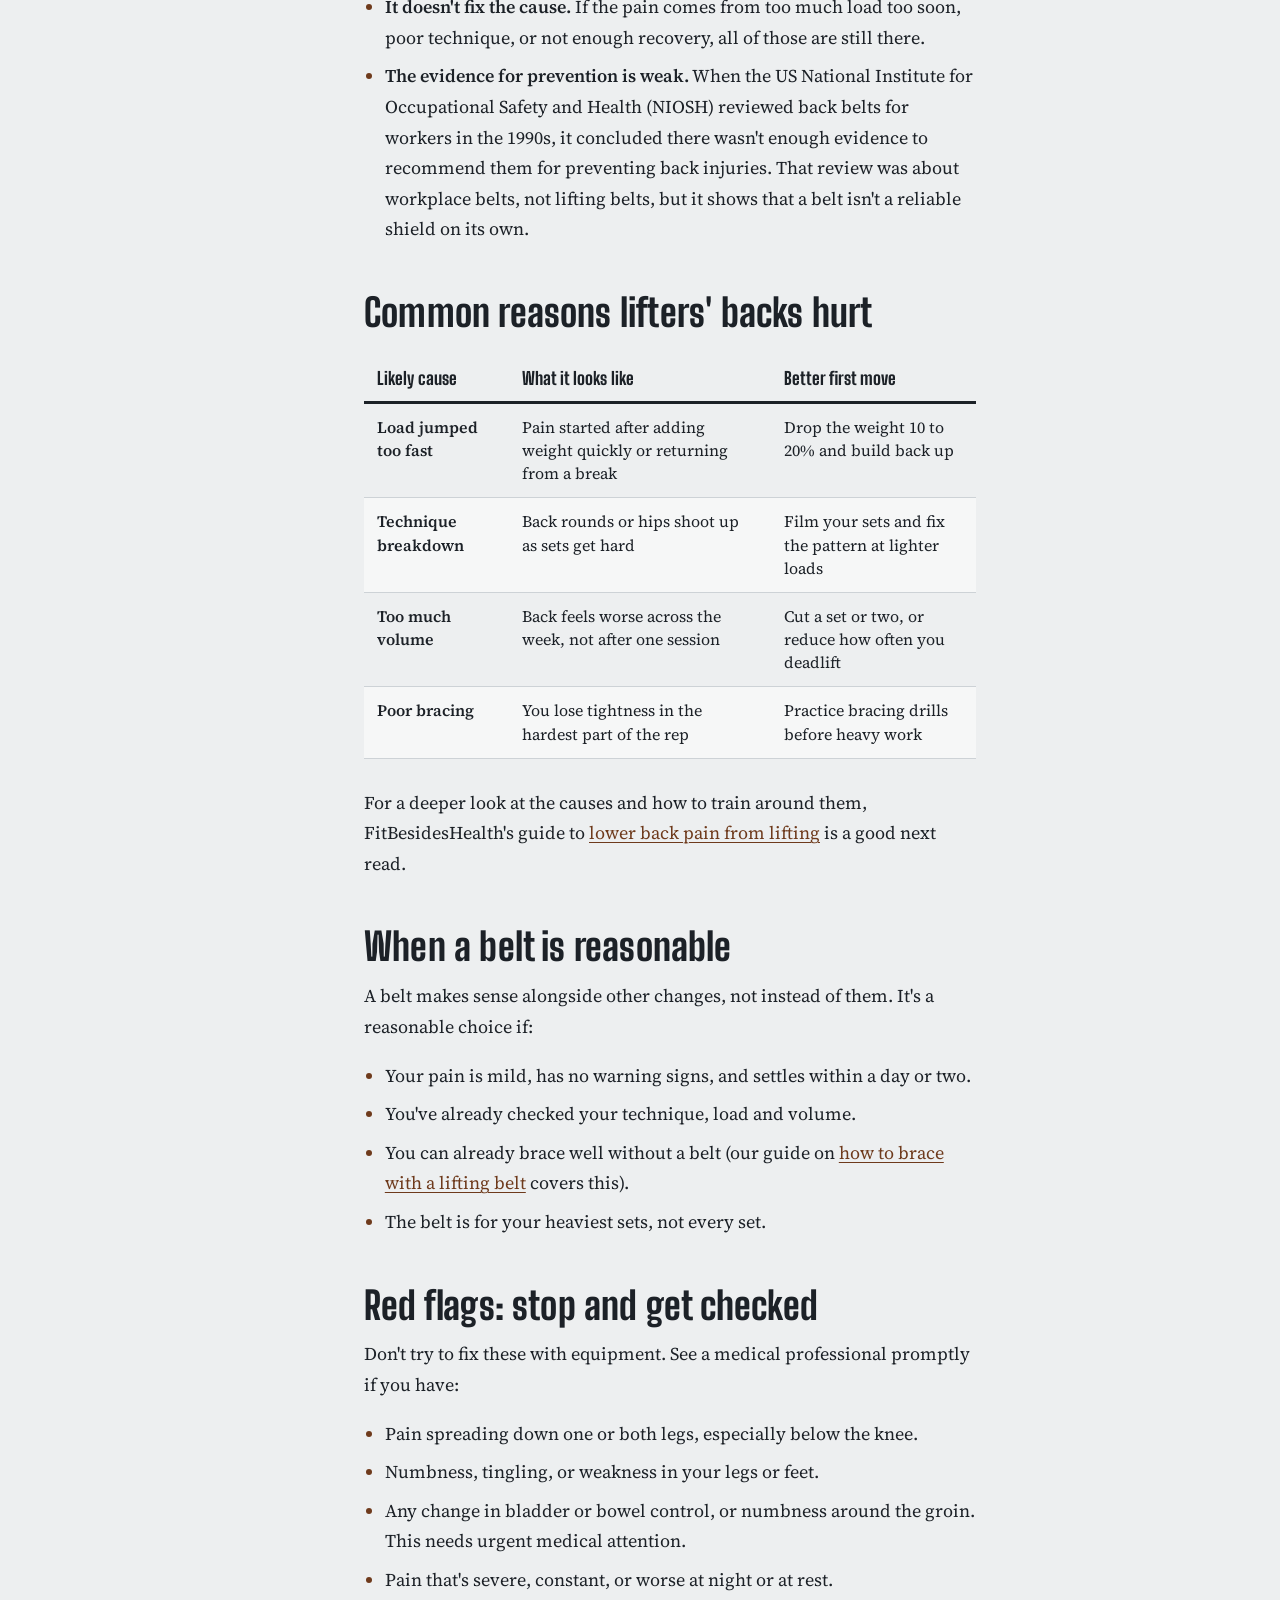
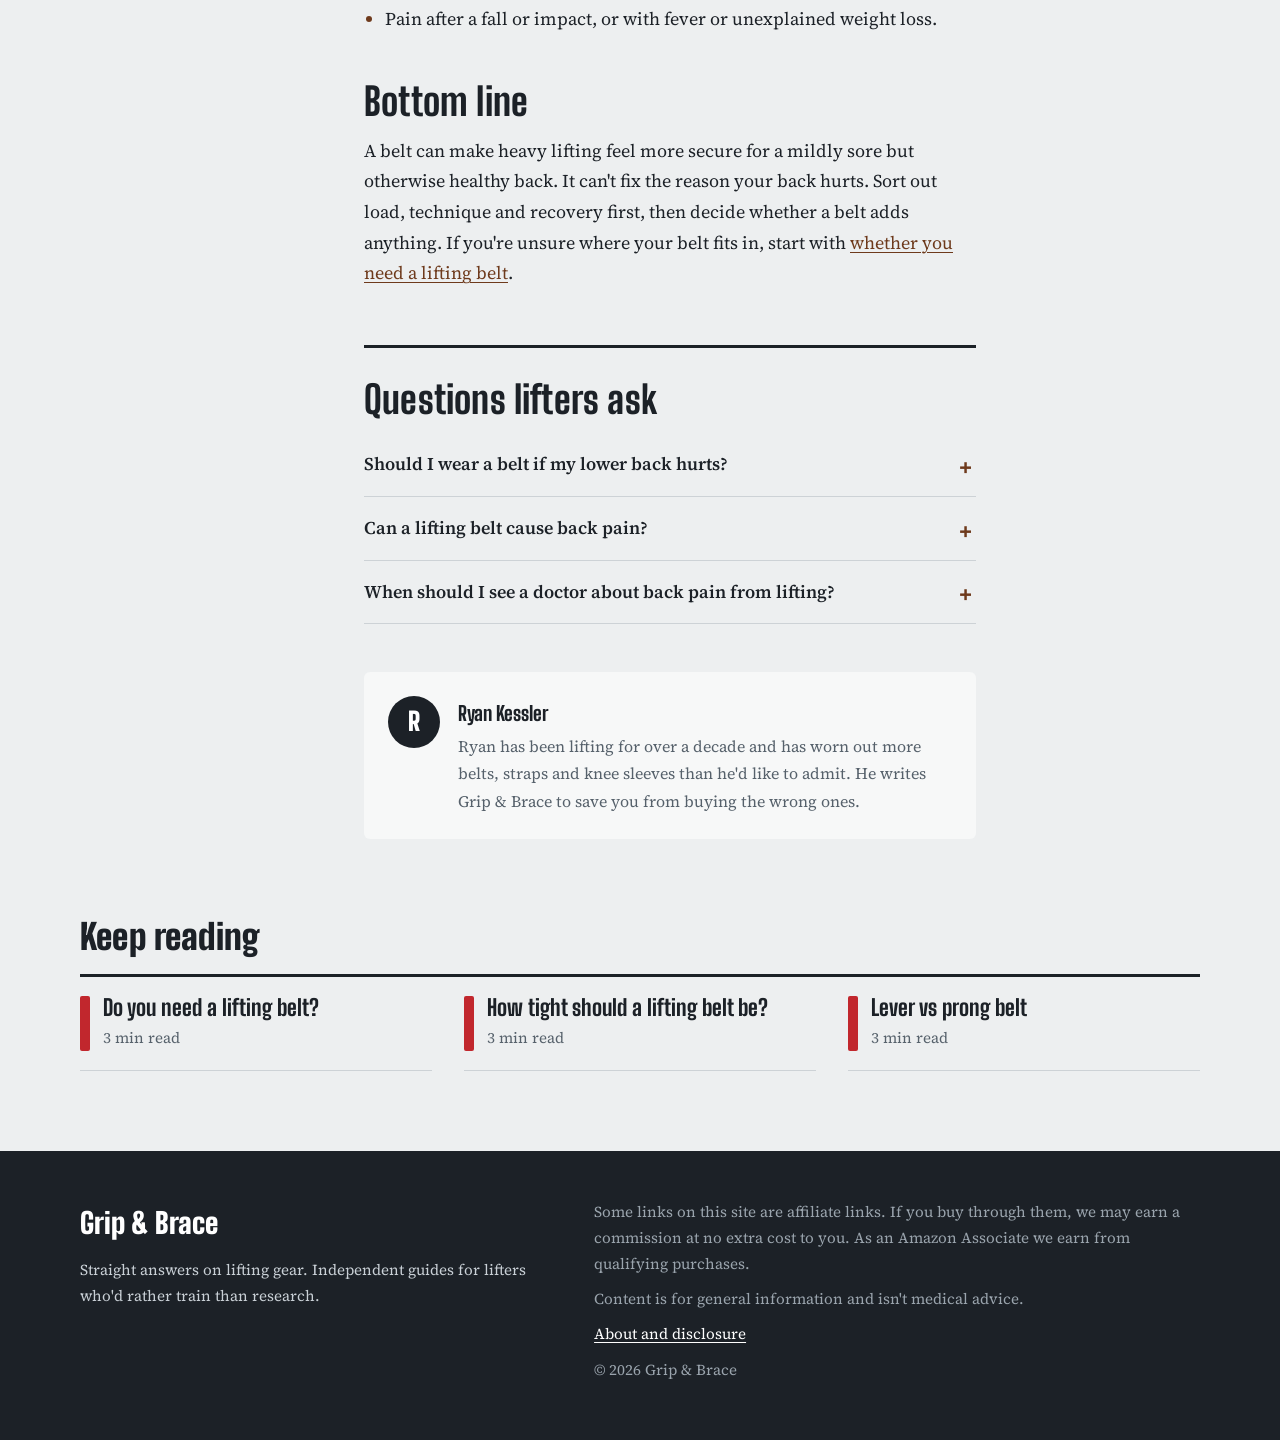
<file: lifting-belt-for-lower-back-pain/index.html>
<!doctype html>
<html lang="en">
<head>
<meta charset="utf-8">
<meta name="viewport" content="width=device-width, initial-scale=1">
<title>Lifting Belt for Lower Back Pain: Does It Help or Hide the Problem? | Grip &amp; Brace</title>
<meta name="description" content="What a lifting belt can and can&#x27;t do for a sore lower back, common causes of back pain in lifters, and warning signs to get checked.">
<link rel="canonical" href="https://YOUR-USERNAME.github.io/gripandbrace/lifting-belt-for-lower-back-pain/">
<meta property="og:type" content="article">
<meta property="og:title" content="Lifting Belt for Lower Back Pain: Does It Help or Hide the Problem? | Grip &amp; Brace">
<meta property="og:description" content="What a lifting belt can and can&#x27;t do for a sore lower back, common causes of back pain in lifters, and warning signs to get checked.">
<meta property="og:url" content="https://YOUR-USERNAME.github.io/gripandbrace/lifting-belt-for-lower-back-pain/">
<meta property="og:site_name" content="Grip &amp; Brace">
<meta name="twitter:card" content="summary">
<link rel="icon" href="../assets/favicon.svg" type="image/svg+xml">
<link rel="preconnect" href="https://fonts.googleapis.com">
<link rel="preconnect" href="https://fonts.gstatic.com" crossorigin>
<link href="https://fonts.googleapis.com/css2?family=Big+Shoulders+Display:wght@600;800;900&family=Source+Serif+4:ital,opsz,wght@0,8..60,400;0,8..60,600;1,8..60,400&display=swap" rel="stylesheet">
<link rel="stylesheet" href="../assets/style.css">
<script type="application/ld+json">{"@context": "https://schema.org", "@type": "Article", "headline": "Lifting Belt for Lower Back Pain: Does It Help or Hide the Problem?", "description": "What a lifting belt can and can't do for a sore lower back, common causes of back pain in lifters, and warning signs to get checked.", "datePublished": "2026-10-10", "dateModified": "2026-10-10", "mainEntityOfPage": "https://YOUR-USERNAME.github.io/gripandbrace/lifting-belt-for-lower-back-pain/", "author": {"@type": "Person", "name": "Ryan Kessler"}, "publisher": {"@type": "Organization", "name": "Grip & Brace"}, "wordCount": 637}</script><script type="application/ld+json">{"@context": "https://schema.org", "@type": "FAQPage", "mainEntity": [{"@type": "Question", "name": "Should I wear a belt if my lower back hurts?", "acceptedAnswer": {"@type": "Answer", "text": "Only if the pain is mild and has no warning signs, and only alongside fixing your load, technique and recovery. It shouldn't be the only change."}}, {"@type": "Question", "name": "Can a lifting belt cause back pain?", "acceptedAnswer": {"@type": "Answer", "text": "Not directly. But a belt can let you keep lifting heavy with poor technique, which can contribute to pain over time."}}, {"@type": "Question", "name": "When should I see a doctor about back pain from lifting?", "acceptedAnswer": {"@type": "Answer", "text": "If the pain spreads down your leg, comes with numbness or weakness, affects bladder or bowel control, is severe, or doesn't improve."}}]}</script><script type="application/ld+json">{"@context": "https://schema.org", "@type": "BreadcrumbList", "itemListElement": [{"@type": "ListItem", "position": 1, "name": "Grip & Brace", "item": "https://YOUR-USERNAME.github.io/gripandbrace/"}, {"@type": "ListItem", "position": 2, "name": "Belts", "item": "https://YOUR-USERNAME.github.io/gripandbrace/#belts"}, {"@type": "ListItem", "position": 3, "name": "Lifting belt for lower back pain", "item": "https://YOUR-USERNAME.github.io/gripandbrace/lifting-belt-for-lower-back-pain/"}]}</script>
</head>
<body class="post">
<a class="skip" href="#main">Skip to content</a>
<header class="site-header">
  <div class="wrap header-inner">
    <a class="wordmark" href="../" aria-label="Grip &amp; Brace home">
      <svg class="mark" viewBox="0 0 40 40" aria-hidden="true"><rect x="2" y="17" width="36" height="6" rx="1" fill="currentColor"/><rect x="8" y="6" width="6" height="28" rx="2" fill="var(--red)"/><rect x="26" y="6" width="6" height="28" rx="2" fill="var(--red)"/></svg>
      <span>Grip &amp; Brace</span>
    </a>
    <nav aria-label="Main">
      <a href="../#belts">Belts</a>
      <a href="../#straps">Straps</a>
      <a href="../about/">About</a>
    </nav>
  </div>
</header>
<main id="main">

<div class="progress" aria-hidden="true"><span></span></div>
<article class="post">
  <header class="post-head wrap">
    <a class="cat-link" href="../#belts"><span class="swatch plate-red"></span>Belts</a>
    <h1>Lifting Belt for Lower Back Pain: Does It Help or Hide the Problem?</h1>
    <p class="deck">What a lifting belt can and can&#x27;t do for a sore lower back, common causes of back pain in lifters, and warning signs to get checked.</p>
    <p class="byline">By Ryan Kessler. Updated October 10, 2026. 3 min read.</p>
  </header>
  <div class="post-grid wrap">
    <aside class="toc" aria-label="On this page">
      <details open><summary>On this page</summary><ol><li><a href="#what-a-belt-can-do-for-a-sore-back">What a belt can do for a sore back</a></li><li><a href="#what-a-belt-can-t-do">What a belt can&#x27;t do</a></li><li><a href="#common-reasons-lifters-backs-hurt">Common reasons lifters&#x27; backs hurt</a></li><li><a href="#when-a-belt-is-reasonable">When a belt is reasonable</a></li><li><a href="#red-flags-stop-and-get-checked">Red flags: stop and get checked</a></li><li><a href="#bottom-line">Bottom line</a></li><li><a href="#faq">Questions lifters ask</a></li></ol></details>
    </aside>
    <div class="post-body">
      <div class="answer"><p class="answer-label">Short answer</p><p>A belt can make heavy lifts feel more secure if your back is mildly sore, but it doesn&#x27;t heal anything or fix the cause. Address load, technique and recovery first. If you have leg pain, numbness, or any bladder or bowel changes, see a doctor.</p></div>
      <aside class="note"><p><strong>Not medical advice.</strong> This article is general information for healthy lifters. If you have back pain that is severe, getting worse, or comes with any of the warning signs listed below, see a doctor or physical therapist before you keep training.</p></aside>

<p>When your lower back aches after squats or deadlifts, buying a belt can feel like the obvious fix. Sometimes it helps you train more comfortably. Often, it just lets you keep doing whatever caused the problem with a bit more weight. Here's how to tell the difference.</p>

<h2 id="what-a-belt-can-do-for-a-sore-back">What a belt can do for a sore back</h2>
<p>A belt helps you build more pressure inside your trunk, which makes your torso stiffer under load. For some lifters with minor, non-specific aches, that extra stiffness makes heavy sets feel more secure and less provocative. That's a legitimate benefit.</p>

<h2 id="what-a-belt-can-t-do">What a belt can't do</h2>
<ul>
  <li><strong>It doesn't heal anything.</strong> A belt changes how a lift feels, not the state of the tissues in your back.</li>
  <li><strong>It doesn't fix the cause.</strong> If the pain comes from too much load too soon, poor technique, or not enough recovery, all of those are still there.</li>
  <li><strong>The evidence for prevention is weak.</strong> When the US National Institute for Occupational Safety and Health (NIOSH) reviewed back belts for workers in the 1990s, it concluded there wasn't enough evidence to recommend them for preventing back injuries. That review was about workplace belts, not lifting belts, but it shows that a belt isn't a reliable shield on its own.</li>
</ul>

<h2 id="common-reasons-lifters-backs-hurt">Common reasons lifters' backs hurt</h2>
<div class="table-wrap"><table>
  <thead><tr><th>Likely cause</th><th>What it looks like</th><th>Better first move</th></tr></thead>
  <tbody>
    <tr><td>Load jumped too fast</td><td>Pain started after adding weight quickly or returning from a break</td><td>Drop the weight 10 to 20% and build back up</td></tr>
    <tr><td>Technique breakdown</td><td>Back rounds or hips shoot up as sets get hard</td><td>Film your sets and fix the pattern at lighter loads</td></tr>
    <tr><td>Too much volume</td><td>Back feels worse across the week, not after one session</td><td>Cut a set or two, or reduce how often you deadlift</td></tr>
    <tr><td>Poor bracing</td><td>You lose tightness in the hardest part of the rep</td><td>Practice bracing drills before heavy work</td></tr>
  </tbody>
</table></div>
<p>For a deeper look at the causes and how to train around them, FitBesidesHealth's guide to <a href="https://fitbesideshealth.com/lower-back-pain-from-lifting/">lower back pain from lifting</a> is a good next read.</p>

<h2 id="when-a-belt-is-reasonable">When a belt is reasonable</h2>
<p>A belt makes sense alongside other changes, not instead of them. It's a reasonable choice if:</p>
<ul>
  <li>Your pain is mild, has no warning signs, and settles within a day or two.</li>
  <li>You've already checked your technique, load and volume.</li>
  <li>You can already brace well without a belt (our guide on <a href="../how-to-brace-with-a-lifting-belt/">how to brace with a lifting belt</a> covers this).</li>
  <li>The belt is for your heaviest sets, not every set.</li>
</ul>

<h2 id="red-flags-stop-and-get-checked">Red flags: stop and get checked</h2>
<p>Don't try to fix these with equipment. See a medical professional promptly if you have:</p>
<ul>
  <li>Pain spreading down one or both legs, especially below the knee.</li>
  <li>Numbness, tingling, or weakness in your legs or feet.</li>
  <li>Any change in bladder or bowel control, or numbness around the groin. This needs urgent medical attention.</li>
  <li>Pain that's severe, constant, or worse at night or at rest.</li>
  <li>Pain after a fall or impact, or with fever or unexplained weight loss.</li>
</ul>

<h2 id="bottom-line">Bottom line</h2>
<p>A belt can make heavy lifting feel more secure for a mildly sore but otherwise healthy back. It can't fix the reason your back hurts. Sort out load, technique and recovery first, then decide whether a belt adds anything. If you're unsure where your belt fits in, start with <a href="../do-you-need-a-lifting-belt/">whether you need a lifting belt</a>.</p>

      <section class="faq" id="faq"><h2>Questions lifters ask</h2><details><summary>Should I wear a belt if my lower back hurts?</summary><p>Only if the pain is mild and has no warning signs, and only alongside fixing your load, technique and recovery. It shouldn&#x27;t be the only change.</p></details><details><summary>Can a lifting belt cause back pain?</summary><p>Not directly. But a belt can let you keep lifting heavy with poor technique, which can contribute to pain over time.</p></details><details><summary>When should I see a doctor about back pain from lifting?</summary><p>If the pain spreads down your leg, comes with numbness or weakness, affects bladder or bowel control, is severe, or doesn&#x27;t improve.</p></details></section>
      <div class="author"><div class="author-mark" aria-hidden="true">R</div><div><p class="author-name">Ryan Kessler</p><p>Ryan has been lifting for over a decade and has worn out more belts, straps and knee sleeves than he&#x27;d like to admit. He writes Grip &amp; Brace to save you from buying the wrong ones.</p></div></div>
    </div>
  </div>
  <section class="related wrap" aria-labelledby="rel-h"><h2 id="rel-h">Keep reading</h2><ul><li><a href="../do-you-need-a-lifting-belt/"><span class="swatch plate-red"></span><span class="rel-title">Do you need a lifting belt?</span><span class="rel-meta">3 min read</span></a></li><li><a href="../how-tight-should-a-lifting-belt-be/"><span class="swatch plate-red"></span><span class="rel-title">How tight should a lifting belt be?</span><span class="rel-meta">3 min read</span></a></li><li><a href="../lever-vs-prong-belt/"><span class="swatch plate-red"></span><span class="rel-title">Lever vs prong belt</span><span class="rel-meta">3 min read</span></a></li></ul></section>
</article>
</main>
<footer class="site-footer">
  <div class="wrap footer-inner">
    <div>
      <p class="footer-mark">Grip &amp; Brace</p>
      <p>Straight answers on lifting gear. Independent guides for lifters who'd rather train than research.</p>
    </div>
    <div class="footer-small">
      <p>Some links on this site are affiliate links. If you buy through them, we may earn a commission at no extra cost to you. As an Amazon Associate we earn from qualifying purchases.</p>
      <p>Content is for general information and isn't medical advice.</p>
      <p><a href="../about/">About and disclosure</a></p>
      <p>&copy; 2026 Grip &amp; Brace</p>
    </div>
  </div>
</footer>
<script src="../assets/main.js" defer></script>
</body>
</html>
</file>
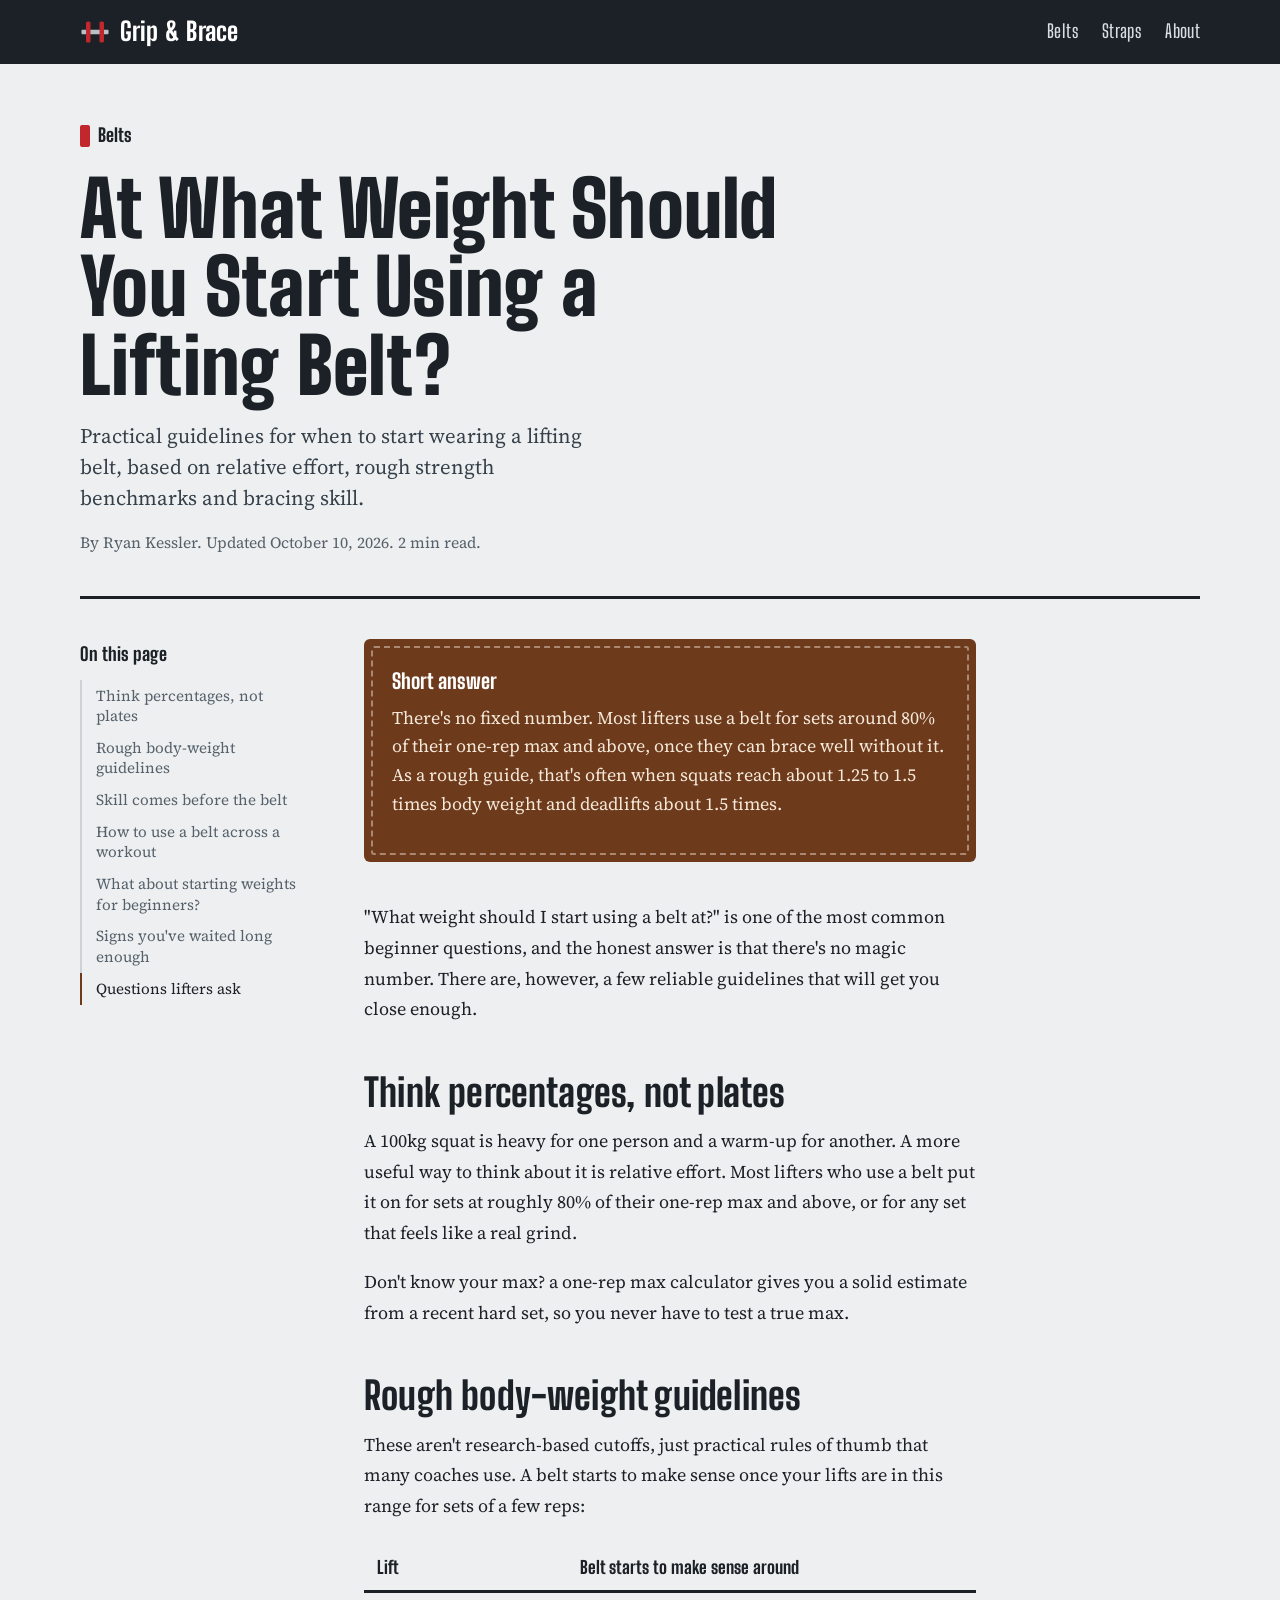
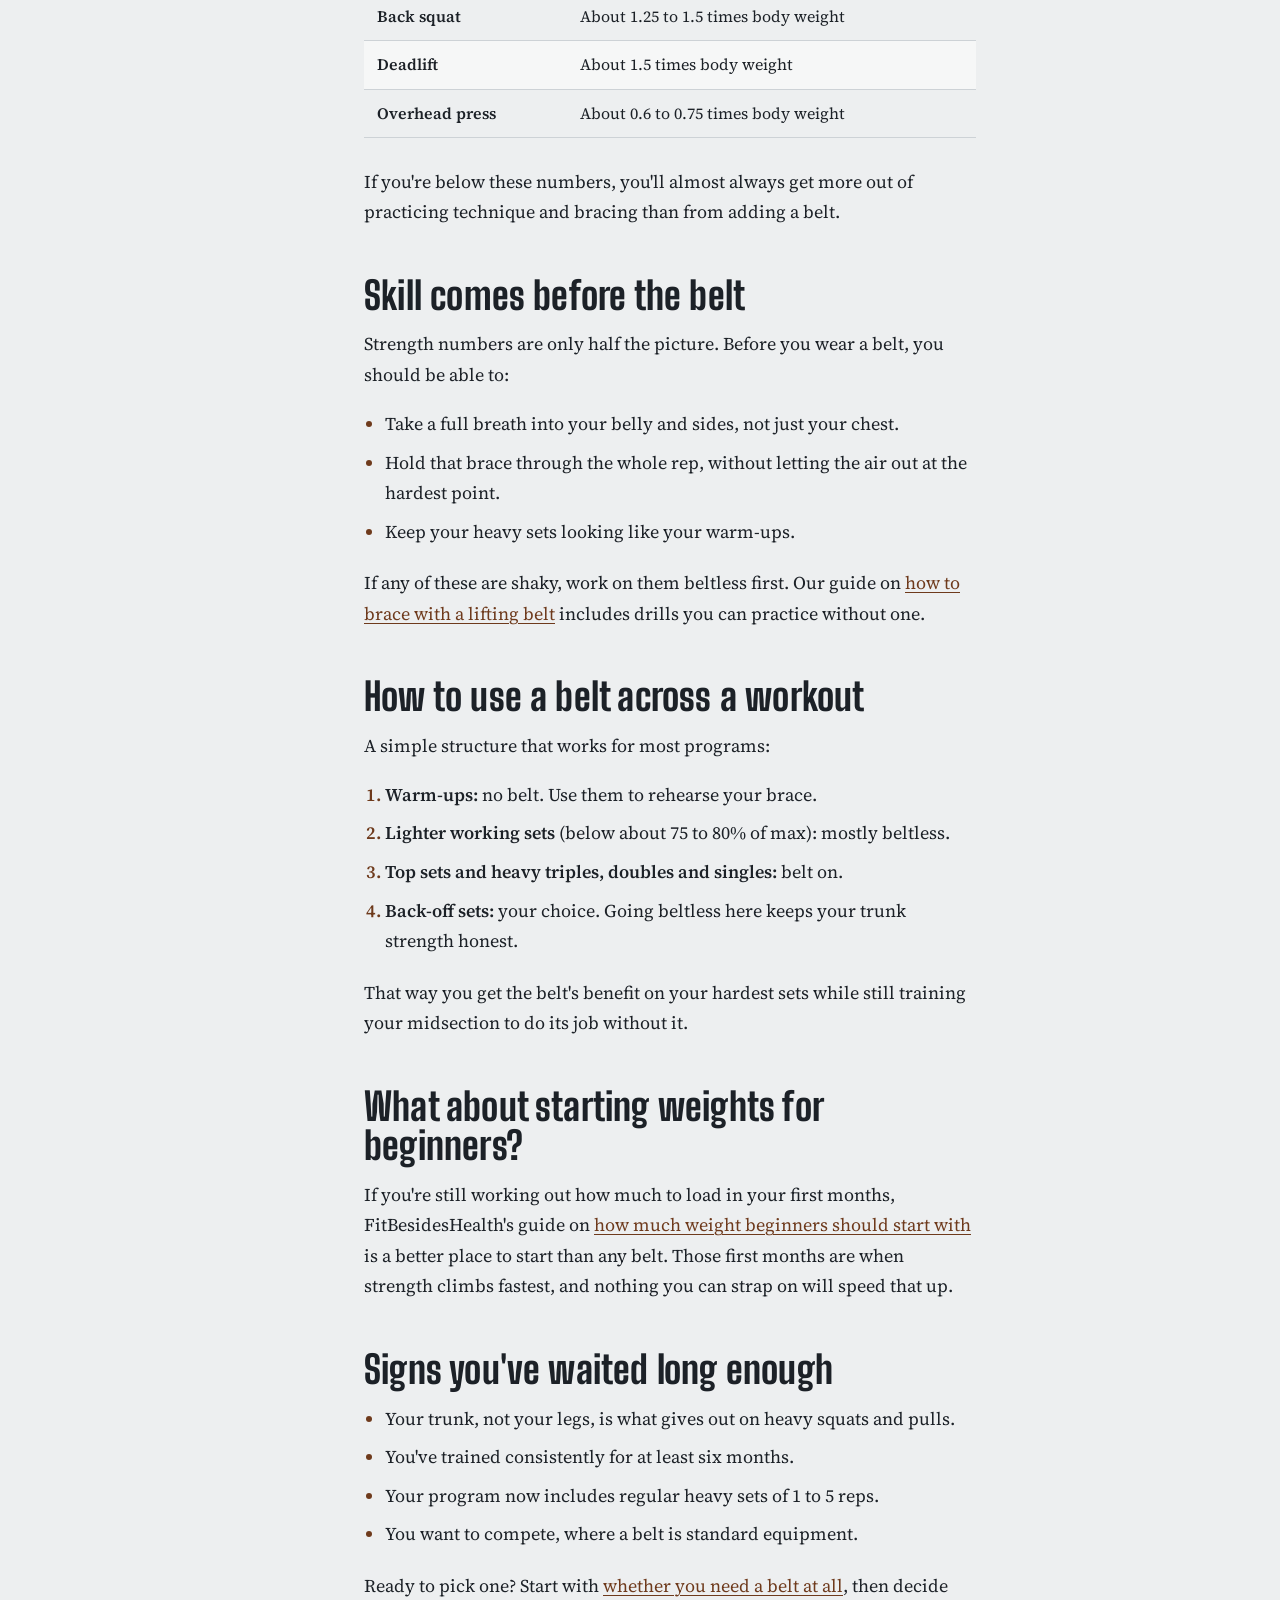
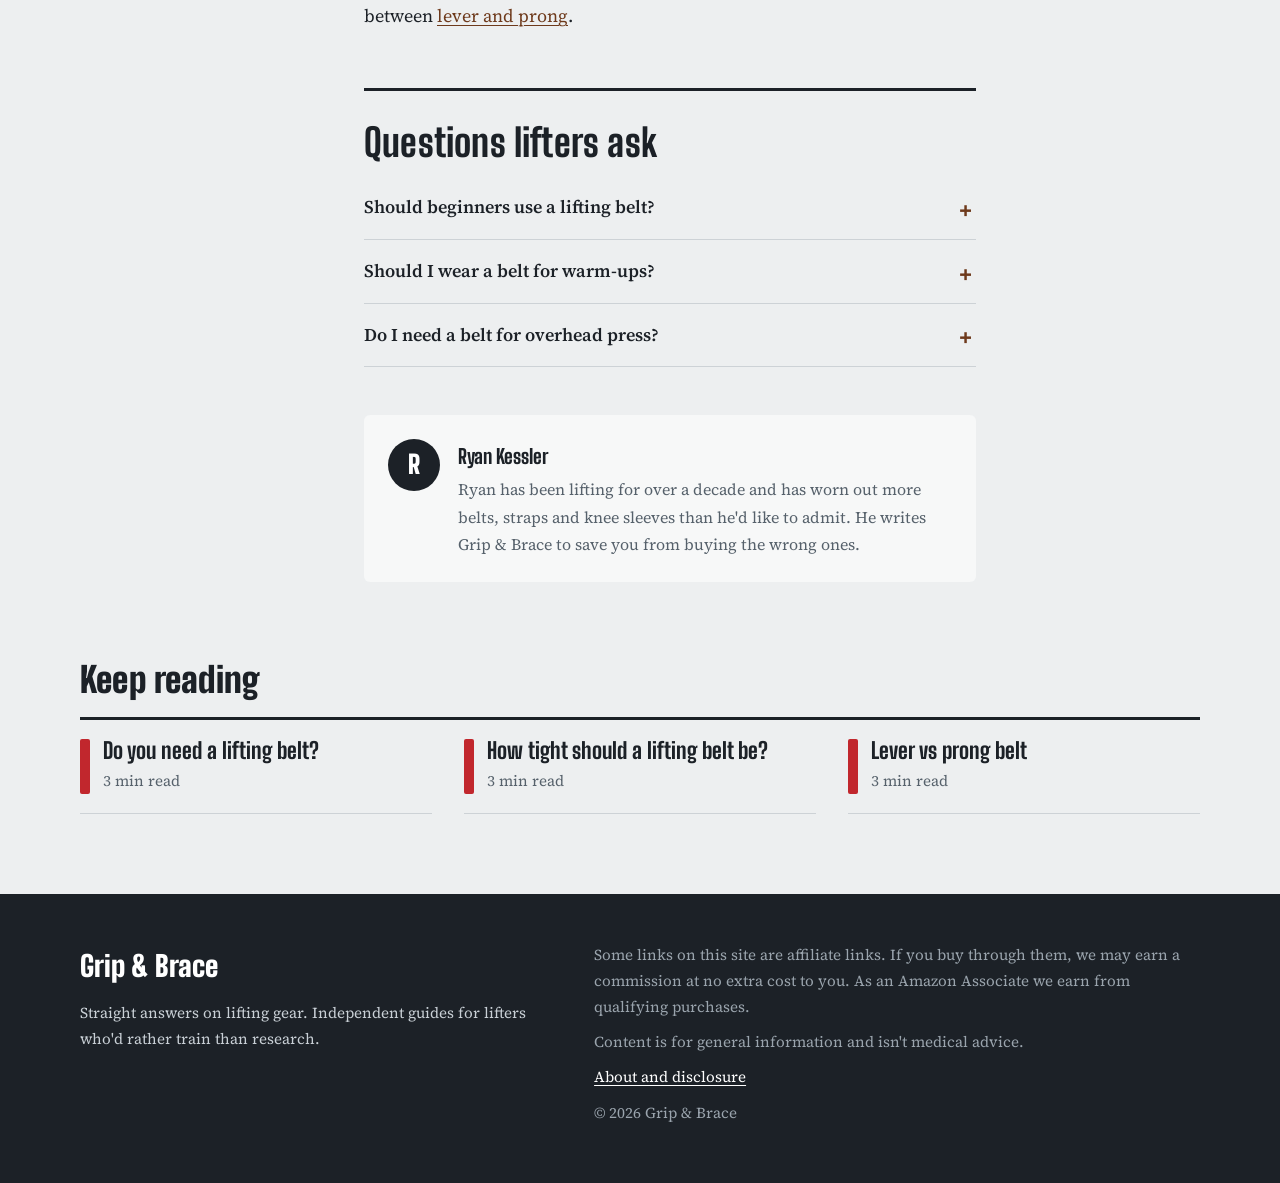
<file: when-to-start-wearing-a-lifting-belt/index.html>
<!doctype html>
<html lang="en">
<head>
<meta charset="utf-8">
<meta name="viewport" content="width=device-width, initial-scale=1">
<title>At What Weight Should You Start Using a Lifting Belt? | Grip &amp; Brace</title>
<meta name="description" content="Practical guidelines for when to start wearing a lifting belt, based on relative effort, rough strength benchmarks and bracing skill.">
<link rel="canonical" href="https://YOUR-USERNAME.github.io/gripandbrace/when-to-start-wearing-a-lifting-belt/">
<meta property="og:type" content="article">
<meta property="og:title" content="At What Weight Should You Start Using a Lifting Belt? | Grip &amp; Brace">
<meta property="og:description" content="Practical guidelines for when to start wearing a lifting belt, based on relative effort, rough strength benchmarks and bracing skill.">
<meta property="og:url" content="https://YOUR-USERNAME.github.io/gripandbrace/when-to-start-wearing-a-lifting-belt/">
<meta property="og:site_name" content="Grip &amp; Brace">
<meta name="twitter:card" content="summary">
<link rel="icon" href="../assets/favicon.svg" type="image/svg+xml">
<link rel="preconnect" href="https://fonts.googleapis.com">
<link rel="preconnect" href="https://fonts.gstatic.com" crossorigin>
<link href="https://fonts.googleapis.com/css2?family=Big+Shoulders+Display:wght@600;800;900&family=Source+Serif+4:ital,opsz,wght@0,8..60,400;0,8..60,600;1,8..60,400&display=swap" rel="stylesheet">
<link rel="stylesheet" href="../assets/style.css">
<script type="application/ld+json">{"@context": "https://schema.org", "@type": "Article", "headline": "At What Weight Should You Start Using a Lifting Belt?", "description": "Practical guidelines for when to start wearing a lifting belt, based on relative effort, rough strength benchmarks and bracing skill.", "datePublished": "2026-10-10", "dateModified": "2026-10-10", "mainEntityOfPage": "https://YOUR-USERNAME.github.io/gripandbrace/when-to-start-wearing-a-lifting-belt/", "author": {"@type": "Person", "name": "Ryan Kessler"}, "publisher": {"@type": "Organization", "name": "Grip & Brace"}, "wordCount": 553}</script><script type="application/ld+json">{"@context": "https://schema.org", "@type": "FAQPage", "mainEntity": [{"@type": "Question", "name": "Should beginners use a lifting belt?", "acceptedAnswer": {"@type": "Answer", "text": "Usually not in the first several months. That's the best time to learn to brace without one."}}, {"@type": "Question", "name": "Should I wear a belt for warm-ups?", "acceptedAnswer": {"@type": "Answer", "text": "No. Use warm-ups to practice bracing without the belt, and put it on for your heaviest sets."}}, {"@type": "Question", "name": "Do I need a belt for overhead press?", "acceptedAnswer": {"@type": "Answer", "text": "Not usually, but many lifters wear one for heavy sets of overhead press once the weights get challenging."}}]}</script><script type="application/ld+json">{"@context": "https://schema.org", "@type": "BreadcrumbList", "itemListElement": [{"@type": "ListItem", "position": 1, "name": "Grip & Brace", "item": "https://YOUR-USERNAME.github.io/gripandbrace/"}, {"@type": "ListItem", "position": 2, "name": "Belts", "item": "https://YOUR-USERNAME.github.io/gripandbrace/#belts"}, {"@type": "ListItem", "position": 3, "name": "When to start using a belt", "item": "https://YOUR-USERNAME.github.io/gripandbrace/when-to-start-wearing-a-lifting-belt/"}]}</script>
</head>
<body class="post">
<a class="skip" href="#main">Skip to content</a>
<header class="site-header">
  <div class="wrap header-inner">
    <a class="wordmark" href="../" aria-label="Grip &amp; Brace home">
      <svg class="mark" viewBox="0 0 40 40" aria-hidden="true"><rect x="2" y="17" width="36" height="6" rx="1" fill="currentColor"/><rect x="8" y="6" width="6" height="28" rx="2" fill="var(--red)"/><rect x="26" y="6" width="6" height="28" rx="2" fill="var(--red)"/></svg>
      <span>Grip &amp; Brace</span>
    </a>
    <nav aria-label="Main">
      <a href="../#belts">Belts</a>
      <a href="../#straps">Straps</a>
      <a href="../about/">About</a>
    </nav>
  </div>
</header>
<main id="main">

<div class="progress" aria-hidden="true"><span></span></div>
<article class="post">
  <header class="post-head wrap">
    <a class="cat-link" href="../#belts"><span class="swatch plate-red"></span>Belts</a>
    <h1>At What Weight Should You Start Using a Lifting Belt?</h1>
    <p class="deck">Practical guidelines for when to start wearing a lifting belt, based on relative effort, rough strength benchmarks and bracing skill.</p>
    <p class="byline">By Ryan Kessler. Updated October 10, 2026. 2 min read.</p>
  </header>
  <div class="post-grid wrap">
    <aside class="toc" aria-label="On this page">
      <details open><summary>On this page</summary><ol><li><a href="#think-percentages-not-plates">Think percentages, not plates</a></li><li><a href="#rough-body-weight-guidelines">Rough body-weight guidelines</a></li><li><a href="#skill-comes-before-the-belt">Skill comes before the belt</a></li><li><a href="#how-to-use-a-belt-across-a-workout">How to use a belt across a workout</a></li><li><a href="#what-about-starting-weights-for-beginners">What about starting weights for beginners?</a></li><li><a href="#signs-you-ve-waited-long-enough">Signs you&#x27;ve waited long enough</a></li><li><a href="#faq">Questions lifters ask</a></li></ol></details>
    </aside>
    <div class="post-body">
      <div class="answer"><p class="answer-label">Short answer</p><p>There&#x27;s no fixed number. Most lifters use a belt for sets around 80% of their one-rep max and above, once they can brace well without it. As a rough guide, that&#x27;s often when squats reach about 1.25 to 1.5 times body weight and deadlifts about 1.5 times.</p></div>
      <p>"What weight should I start using a belt at?" is one of the most common beginner questions, and the honest answer is that there's no magic number. There are, however, a few reliable guidelines that will get you close enough.</p>

<h2 id="think-percentages-not-plates">Think percentages, not plates</h2>
<p>A 100kg squat is heavy for one person and a warm-up for another. A more useful way to think about it is relative effort. Most lifters who use a belt put it on for sets at roughly 80% of their one-rep max and above, or for any set that feels like a real grind.</p>
<p>Don't know your max? a one-rep max calculator gives you a solid estimate from a recent hard set, so you never have to test a true max.</p>

<h2 id="rough-body-weight-guidelines">Rough body-weight guidelines</h2>
<p>These aren't research-based cutoffs, just practical rules of thumb that many coaches use. A belt starts to make sense once your lifts are in this range for sets of a few reps:</p>
<div class="table-wrap"><table>
  <thead><tr><th>Lift</th><th>Belt starts to make sense around</th></tr></thead>
  <tbody>
    <tr><td>Back squat</td><td>About 1.25 to 1.5 times body weight</td></tr>
    <tr><td>Deadlift</td><td>About 1.5 times body weight</td></tr>
    <tr><td>Overhead press</td><td>About 0.6 to 0.75 times body weight</td></tr>
  </tbody>
</table></div>
<p>If you're below these numbers, you'll almost always get more out of practicing technique and bracing than from adding a belt.</p>

<h2 id="skill-comes-before-the-belt">Skill comes before the belt</h2>
<p>Strength numbers are only half the picture. Before you wear a belt, you should be able to:</p>
<ul>
  <li>Take a full breath into your belly and sides, not just your chest.</li>
  <li>Hold that brace through the whole rep, without letting the air out at the hardest point.</li>
  <li>Keep your heavy sets looking like your warm-ups.</li>
</ul>
<p>If any of these are shaky, work on them beltless first. Our guide on <a href="../how-to-brace-with-a-lifting-belt/">how to brace with a lifting belt</a> includes drills you can practice without one.</p>

<h2 id="how-to-use-a-belt-across-a-workout">How to use a belt across a workout</h2>
<p>A simple structure that works for most programs:</p>
<ol>
  <li><strong>Warm-ups:</strong> no belt. Use them to rehearse your brace.</li>
  <li><strong>Lighter working sets</strong> (below about 75 to 80% of max): mostly beltless.</li>
  <li><strong>Top sets and heavy triples, doubles and singles:</strong> belt on.</li>
  <li><strong>Back-off sets:</strong> your choice. Going beltless here keeps your trunk strength honest.</li>
</ol>
<p>That way you get the belt's benefit on your hardest sets while still training your midsection to do its job without it.</p>

<h2 id="what-about-starting-weights-for-beginners">What about starting weights for beginners?</h2>
<p>If you're still working out how much to load in your first months, FitBesidesHealth's guide on <a href="https://fitbesideshealth.com/how-much-weight-should-beginners-start-with/">how much weight beginners should start with</a> is a better place to start than any belt. Those first months are when strength climbs fastest, and nothing you can strap on will speed that up.</p>

<h2 id="signs-you-ve-waited-long-enough">Signs you've waited long enough</h2>
<ul>
  <li>Your trunk, not your legs, is what gives out on heavy squats and pulls.</li>
  <li>You've trained consistently for at least six months.</li>
  <li>Your program now includes regular heavy sets of 1 to 5 reps.</li>
  <li>You want to compete, where a belt is standard equipment.</li>
</ul>
<p>Ready to pick one? Start with <a href="../do-you-need-a-lifting-belt/">whether you need a belt at all</a>, then decide between <a href="../lever-vs-prong-belt/">lever and prong</a>.</p>

      <section class="faq" id="faq"><h2>Questions lifters ask</h2><details><summary>Should beginners use a lifting belt?</summary><p>Usually not in the first several months. That&#x27;s the best time to learn to brace without one.</p></details><details><summary>Should I wear a belt for warm-ups?</summary><p>No. Use warm-ups to practice bracing without the belt, and put it on for your heaviest sets.</p></details><details><summary>Do I need a belt for overhead press?</summary><p>Not usually, but many lifters wear one for heavy sets of overhead press once the weights get challenging.</p></details></section>
      <div class="author"><div class="author-mark" aria-hidden="true">R</div><div><p class="author-name">Ryan Kessler</p><p>Ryan has been lifting for over a decade and has worn out more belts, straps and knee sleeves than he&#x27;d like to admit. He writes Grip &amp; Brace to save you from buying the wrong ones.</p></div></div>
    </div>
  </div>
  <section class="related wrap" aria-labelledby="rel-h"><h2 id="rel-h">Keep reading</h2><ul><li><a href="../do-you-need-a-lifting-belt/"><span class="swatch plate-red"></span><span class="rel-title">Do you need a lifting belt?</span><span class="rel-meta">3 min read</span></a></li><li><a href="../how-tight-should-a-lifting-belt-be/"><span class="swatch plate-red"></span><span class="rel-title">How tight should a lifting belt be?</span><span class="rel-meta">3 min read</span></a></li><li><a href="../lever-vs-prong-belt/"><span class="swatch plate-red"></span><span class="rel-title">Lever vs prong belt</span><span class="rel-meta">3 min read</span></a></li></ul></section>
</article>
</main>
<footer class="site-footer">
  <div class="wrap footer-inner">
    <div>
      <p class="footer-mark">Grip &amp; Brace</p>
      <p>Straight answers on lifting gear. Independent guides for lifters who'd rather train than research.</p>
    </div>
    <div class="footer-small">
      <p>Some links on this site are affiliate links. If you buy through them, we may earn a commission at no extra cost to you. As an Amazon Associate we earn from qualifying purchases.</p>
      <p>Content is for general information and isn't medical advice.</p>
      <p><a href="../about/">About and disclosure</a></p>
      <p>&copy; 2026 Grip &amp; Brace</p>
    </div>
  </div>
</footer>
<script src="../assets/main.js" defer></script>
</body>
</html>
</file>
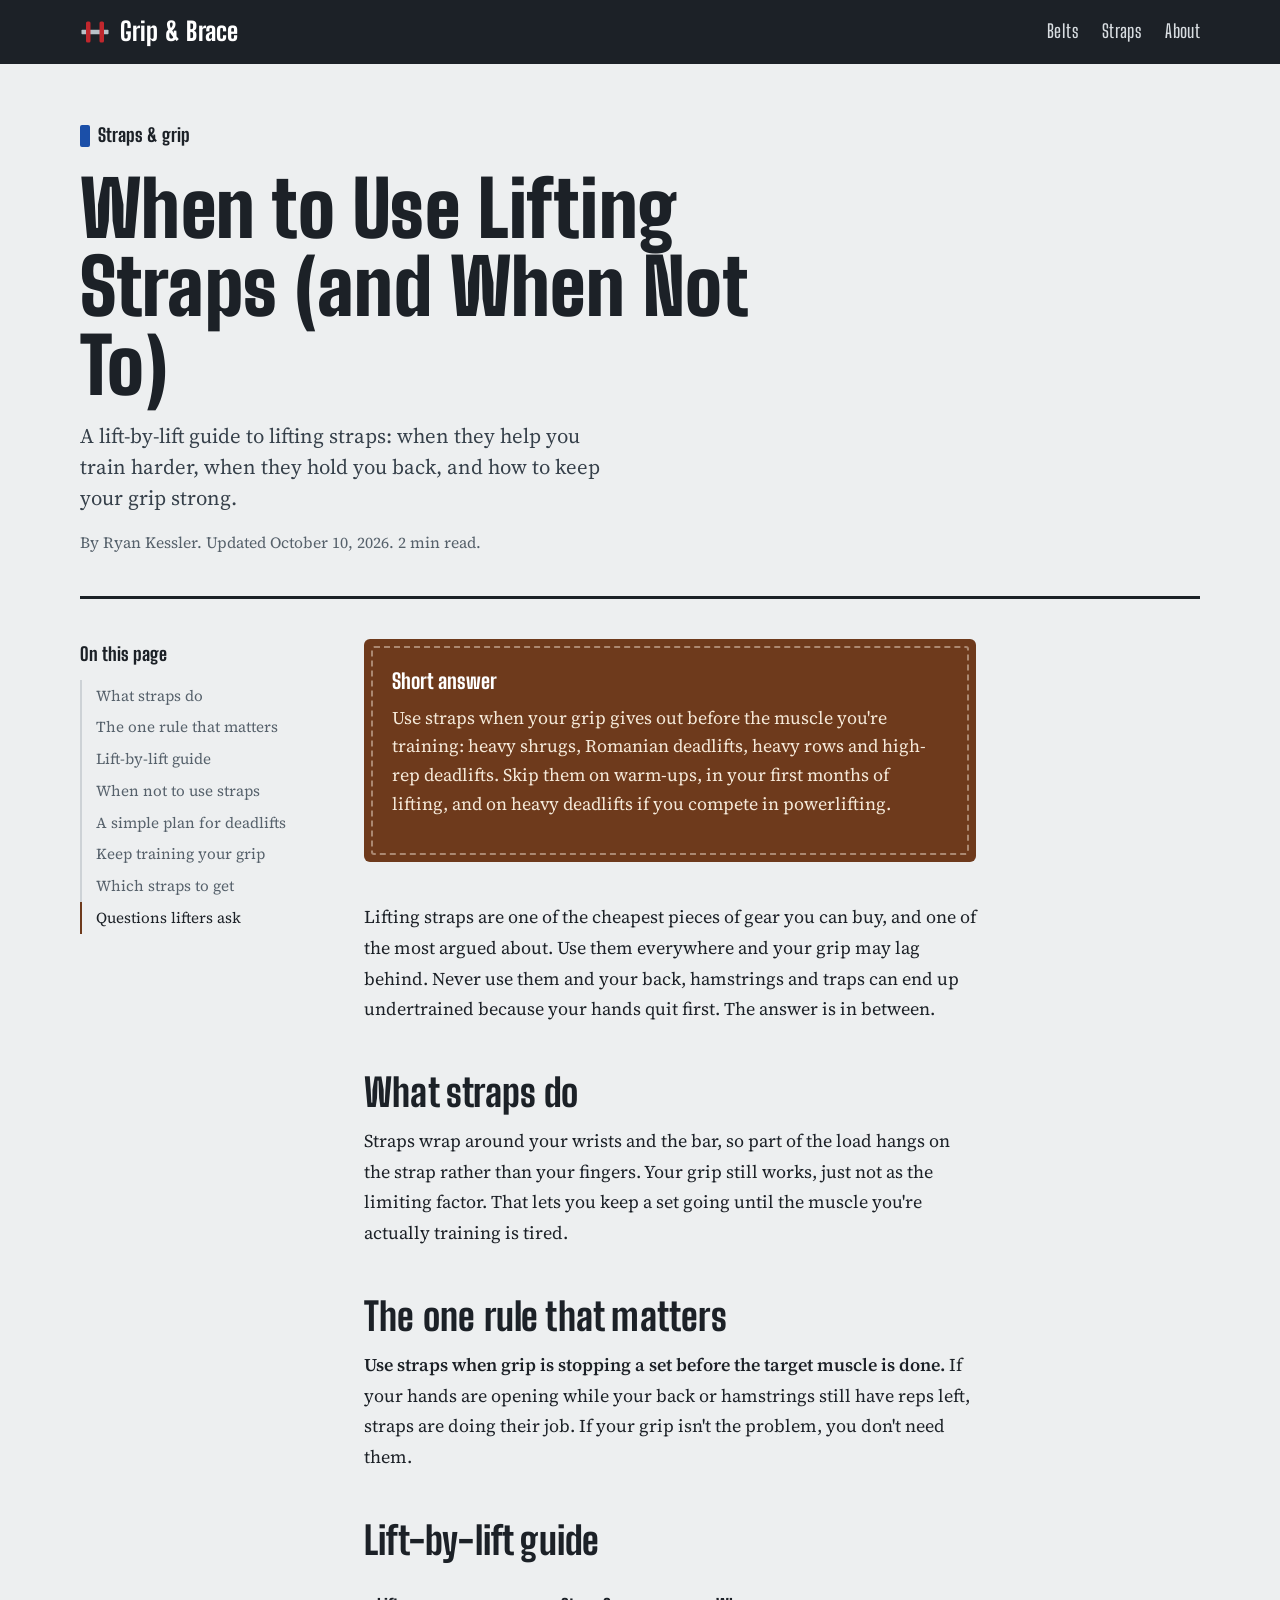
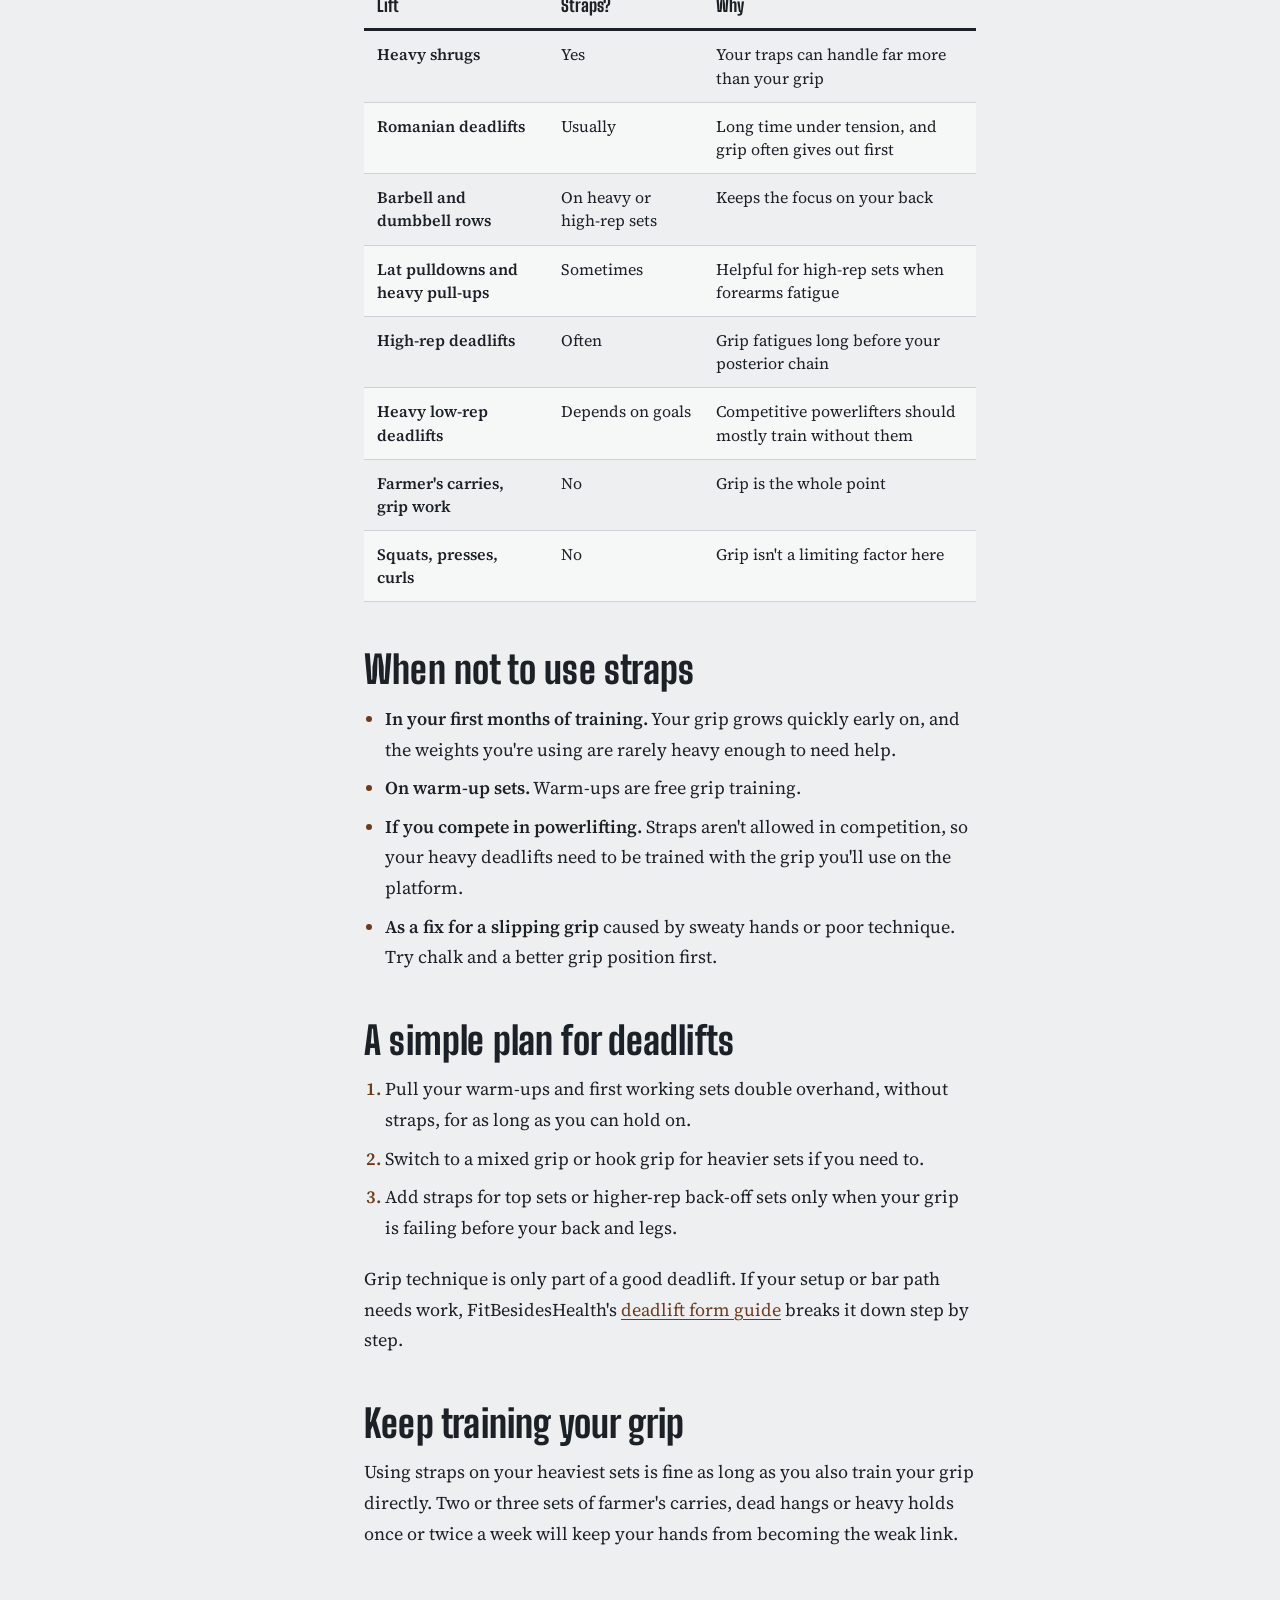
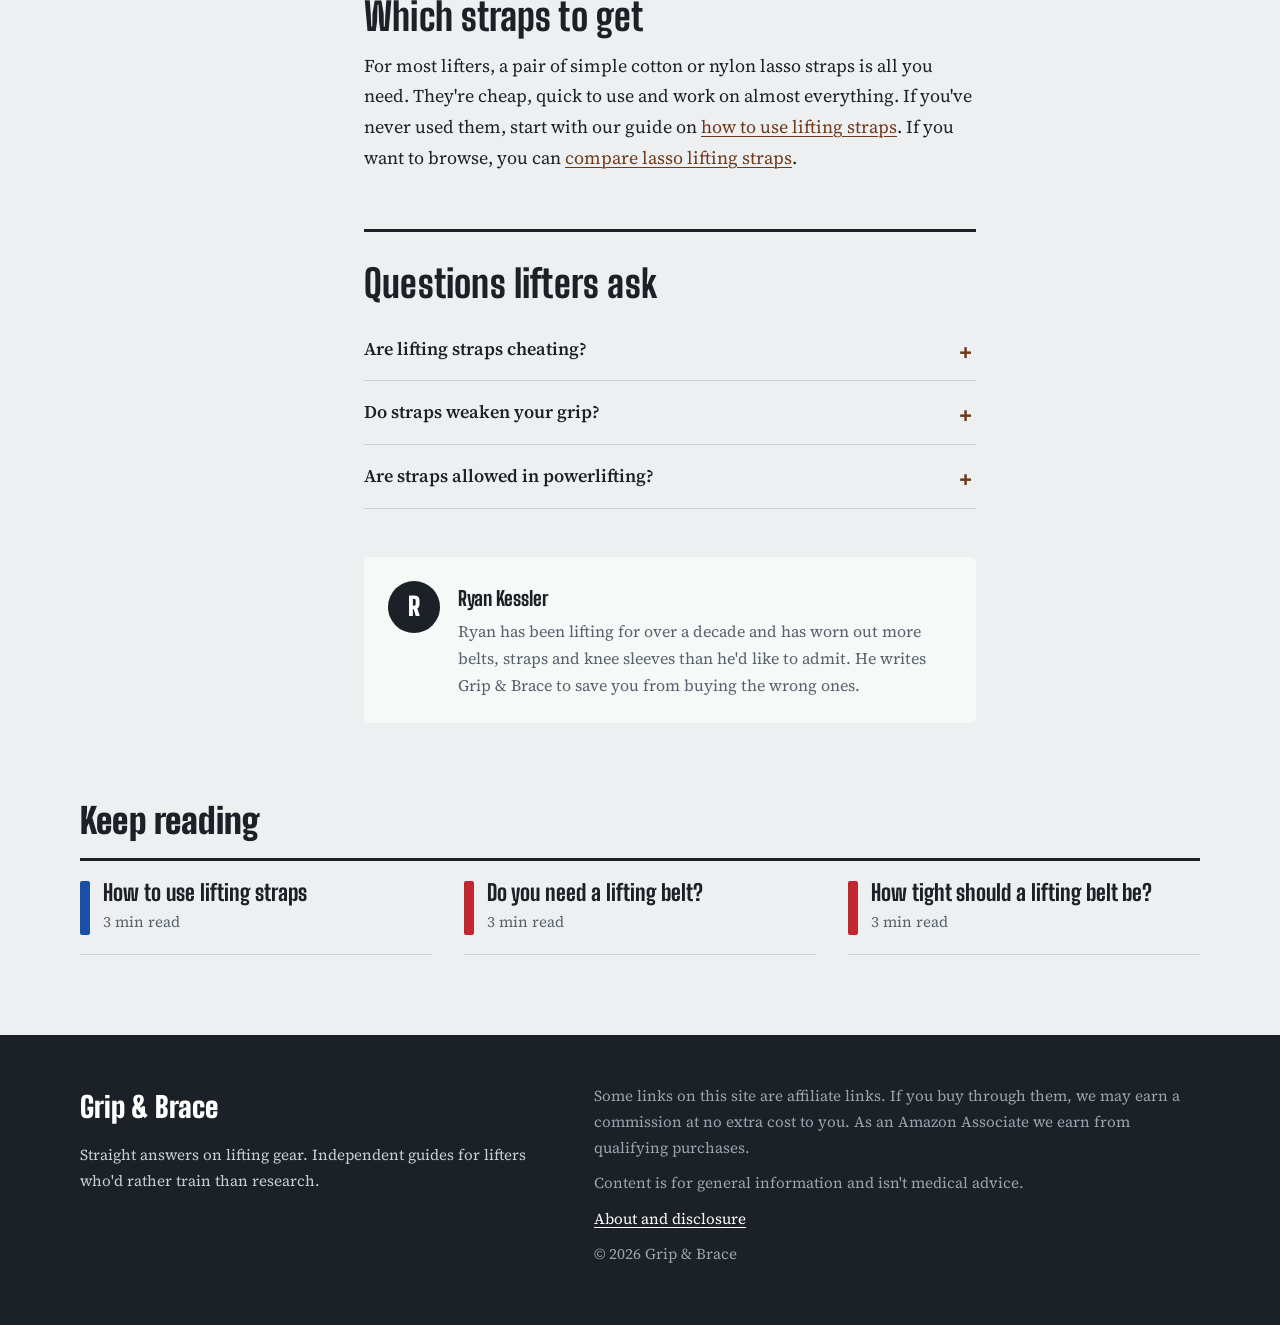
<file: when-to-use-lifting-straps/index.html>
<!doctype html>
<html lang="en">
<head>
<meta charset="utf-8">
<meta name="viewport" content="width=device-width, initial-scale=1">
<title>When to Use Lifting Straps (and When Not To) | Grip &amp; Brace</title>
<meta name="description" content="A lift-by-lift guide to lifting straps: when they help you train harder, when they hold you back, and how to keep your grip strong.">
<link rel="canonical" href="https://YOUR-USERNAME.github.io/gripandbrace/when-to-use-lifting-straps/">
<meta property="og:type" content="article">
<meta property="og:title" content="When to Use Lifting Straps (and When Not To) | Grip &amp; Brace">
<meta property="og:description" content="A lift-by-lift guide to lifting straps: when they help you train harder, when they hold you back, and how to keep your grip strong.">
<meta property="og:url" content="https://YOUR-USERNAME.github.io/gripandbrace/when-to-use-lifting-straps/">
<meta property="og:site_name" content="Grip &amp; Brace">
<meta name="twitter:card" content="summary">
<link rel="icon" href="../assets/favicon.svg" type="image/svg+xml">
<link rel="preconnect" href="https://fonts.googleapis.com">
<link rel="preconnect" href="https://fonts.gstatic.com" crossorigin>
<link href="https://fonts.googleapis.com/css2?family=Big+Shoulders+Display:wght@600;800;900&family=Source+Serif+4:ital,opsz,wght@0,8..60,400;0,8..60,600;1,8..60,400&display=swap" rel="stylesheet">
<link rel="stylesheet" href="../assets/style.css">
<script type="application/ld+json">{"@context": "https://schema.org", "@type": "Article", "headline": "When to Use Lifting Straps (and When Not To)", "description": "A lift-by-lift guide to lifting straps: when they help you train harder, when they hold you back, and how to keep your grip strong.", "datePublished": "2026-10-10", "dateModified": "2026-10-10", "mainEntityOfPage": "https://YOUR-USERNAME.github.io/gripandbrace/when-to-use-lifting-straps/", "author": {"@type": "Person", "name": "Ryan Kessler"}, "publisher": {"@type": "Organization", "name": "Grip & Brace"}, "wordCount": 568}</script><script type="application/ld+json">{"@context": "https://schema.org", "@type": "FAQPage", "mainEntity": [{"@type": "Question", "name": "Are lifting straps cheating?", "acceptedAnswer": {"@type": "Answer", "text": "No. They're a tool for training your back, hamstrings and traps harder when grip is the limiting factor. Just keep training your grip separately."}}, {"@type": "Question", "name": "Do straps weaken your grip?", "acceptedAnswer": {"@type": "Answer", "text": "Only if you use them for everything. Using them on your heaviest sets and training grip directly keeps your hands strong."}}, {"@type": "Question", "name": "Are straps allowed in powerlifting?", "acceptedAnswer": {"@type": "Answer", "text": "No. Straps aren't permitted in competition deadlifts, so powerlifters should train their heavy pulls without them."}}]}</script><script type="application/ld+json">{"@context": "https://schema.org", "@type": "BreadcrumbList", "itemListElement": [{"@type": "ListItem", "position": 1, "name": "Grip & Brace", "item": "https://YOUR-USERNAME.github.io/gripandbrace/"}, {"@type": "ListItem", "position": 2, "name": "Straps & grip", "item": "https://YOUR-USERNAME.github.io/gripandbrace/#straps"}, {"@type": "ListItem", "position": 3, "name": "When to use lifting straps", "item": "https://YOUR-USERNAME.github.io/gripandbrace/when-to-use-lifting-straps/"}]}</script>
</head>
<body class="post">
<a class="skip" href="#main">Skip to content</a>
<header class="site-header">
  <div class="wrap header-inner">
    <a class="wordmark" href="../" aria-label="Grip &amp; Brace home">
      <svg class="mark" viewBox="0 0 40 40" aria-hidden="true"><rect x="2" y="17" width="36" height="6" rx="1" fill="currentColor"/><rect x="8" y="6" width="6" height="28" rx="2" fill="var(--red)"/><rect x="26" y="6" width="6" height="28" rx="2" fill="var(--red)"/></svg>
      <span>Grip &amp; Brace</span>
    </a>
    <nav aria-label="Main">
      <a href="../#belts">Belts</a>
      <a href="../#straps">Straps</a>
      <a href="../about/">About</a>
    </nav>
  </div>
</header>
<main id="main">

<div class="progress" aria-hidden="true"><span></span></div>
<article class="post">
  <header class="post-head wrap">
    <a class="cat-link" href="../#straps"><span class="swatch plate-blue"></span>Straps &amp; grip</a>
    <h1>When to Use Lifting Straps (and When Not To)</h1>
    <p class="deck">A lift-by-lift guide to lifting straps: when they help you train harder, when they hold you back, and how to keep your grip strong.</p>
    <p class="byline">By Ryan Kessler. Updated October 10, 2026. 2 min read.</p>
  </header>
  <div class="post-grid wrap">
    <aside class="toc" aria-label="On this page">
      <details open><summary>On this page</summary><ol><li><a href="#what-straps-do">What straps do</a></li><li><a href="#the-one-rule-that-matters">The one rule that matters</a></li><li><a href="#lift-by-lift-guide">Lift-by-lift guide</a></li><li><a href="#when-not-to-use-straps">When not to use straps</a></li><li><a href="#a-simple-plan-for-deadlifts">A simple plan for deadlifts</a></li><li><a href="#keep-training-your-grip">Keep training your grip</a></li><li><a href="#which-straps-to-get">Which straps to get</a></li><li><a href="#faq">Questions lifters ask</a></li></ol></details>
    </aside>
    <div class="post-body">
      <div class="answer"><p class="answer-label">Short answer</p><p>Use straps when your grip gives out before the muscle you&#x27;re training: heavy shrugs, Romanian deadlifts, heavy rows and high-rep deadlifts. Skip them on warm-ups, in your first months of lifting, and on heavy deadlifts if you compete in powerlifting.</p></div>
      <p>Lifting straps are one of the cheapest pieces of gear you can buy, and one of the most argued about. Use them everywhere and your grip may lag behind. Never use them and your back, hamstrings and traps can end up undertrained because your hands quit first. The answer is in between.</p>

<h2 id="what-straps-do">What straps do</h2>
<p>Straps wrap around your wrists and the bar, so part of the load hangs on the strap rather than your fingers. Your grip still works, just not as the limiting factor. That lets you keep a set going until the muscle you're actually training is tired.</p>

<h2 id="the-one-rule-that-matters">The one rule that matters</h2>
<p><strong>Use straps when grip is stopping a set before the target muscle is done.</strong> If your hands are opening while your back or hamstrings still have reps left, straps are doing their job. If your grip isn't the problem, you don't need them.</p>

<h2 id="lift-by-lift-guide">Lift-by-lift guide</h2>
<div class="table-wrap"><table>
  <thead><tr><th>Lift</th><th>Straps?</th><th>Why</th></tr></thead>
  <tbody>
    <tr><td>Heavy shrugs</td><td>Yes</td><td>Your traps can handle far more than your grip</td></tr>
    <tr><td>Romanian deadlifts</td><td>Usually</td><td>Long time under tension, and grip often gives out first</td></tr>
    <tr><td>Barbell and dumbbell rows</td><td>On heavy or high-rep sets</td><td>Keeps the focus on your back</td></tr>
    <tr><td>Lat pulldowns and heavy pull-ups</td><td>Sometimes</td><td>Helpful for high-rep sets when forearms fatigue</td></tr>
    <tr><td>High-rep deadlifts</td><td>Often</td><td>Grip fatigues long before your posterior chain</td></tr>
    <tr><td>Heavy low-rep deadlifts</td><td>Depends on goals</td><td>Competitive powerlifters should mostly train without them</td></tr>
    <tr><td>Farmer's carries, grip work</td><td>No</td><td>Grip is the whole point</td></tr>
    <tr><td>Squats, presses, curls</td><td>No</td><td>Grip isn't a limiting factor here</td></tr>
  </tbody>
</table></div>

<h2 id="when-not-to-use-straps">When not to use straps</h2>
<ul>
  <li><strong>In your first months of training.</strong> Your grip grows quickly early on, and the weights you're using are rarely heavy enough to need help.</li>
  <li><strong>On warm-up sets.</strong> Warm-ups are free grip training.</li>
  <li><strong>If you compete in powerlifting.</strong> Straps aren't allowed in competition, so your heavy deadlifts need to be trained with the grip you'll use on the platform.</li>
  <li><strong>As a fix for a slipping grip</strong> caused by sweaty hands or poor technique. Try chalk and a better grip position first.</li>
</ul>

<h2 id="a-simple-plan-for-deadlifts">A simple plan for deadlifts</h2>
<ol>
  <li>Pull your warm-ups and first working sets double overhand, without straps, for as long as you can hold on.</li>
  <li>Switch to a mixed grip or hook grip for heavier sets if you need to.</li>
  <li>Add straps for top sets or higher-rep back-off sets only when your grip is failing before your back and legs.</li>
</ol>
<p>Grip technique is only part of a good deadlift. If your setup or bar path needs work, FitBesidesHealth's <a href="https://fitbesideshealth.com/deadlift-form/">deadlift form guide</a> breaks it down step by step.</p>

<h2 id="keep-training-your-grip">Keep training your grip</h2>
<p>Using straps on your heaviest sets is fine as long as you also train your grip directly. Two or three sets of farmer's carries, dead hangs or heavy holds once or twice a week will keep your hands from becoming the weak link.</p>

<h2 id="which-straps-to-get">Which straps to get</h2>
<p>For most lifters, a pair of simple cotton or nylon lasso straps is all you need. They're cheap, quick to use and work on almost everything. If you've never used them, start with our guide on <a href="../how-to-use-lifting-straps/">how to use lifting straps</a>. If you want to browse, you can <a href="https://www.amazon.com/s?k=lasso+lifting+straps+cotton&amp;tag=YOURTAG-20" rel="sponsored nofollow noopener" target="_blank">compare lasso lifting straps</a>.</p>

      <section class="faq" id="faq"><h2>Questions lifters ask</h2><details><summary>Are lifting straps cheating?</summary><p>No. They&#x27;re a tool for training your back, hamstrings and traps harder when grip is the limiting factor. Just keep training your grip separately.</p></details><details><summary>Do straps weaken your grip?</summary><p>Only if you use them for everything. Using them on your heaviest sets and training grip directly keeps your hands strong.</p></details><details><summary>Are straps allowed in powerlifting?</summary><p>No. Straps aren&#x27;t permitted in competition deadlifts, so powerlifters should train their heavy pulls without them.</p></details></section>
      <div class="author"><div class="author-mark" aria-hidden="true">R</div><div><p class="author-name">Ryan Kessler</p><p>Ryan has been lifting for over a decade and has worn out more belts, straps and knee sleeves than he&#x27;d like to admit. He writes Grip &amp; Brace to save you from buying the wrong ones.</p></div></div>
    </div>
  </div>
  <section class="related wrap" aria-labelledby="rel-h"><h2 id="rel-h">Keep reading</h2><ul><li><a href="../how-to-use-lifting-straps/"><span class="swatch plate-blue"></span><span class="rel-title">How to use lifting straps</span><span class="rel-meta">3 min read</span></a></li><li><a href="../do-you-need-a-lifting-belt/"><span class="swatch plate-red"></span><span class="rel-title">Do you need a lifting belt?</span><span class="rel-meta">3 min read</span></a></li><li><a href="../how-tight-should-a-lifting-belt-be/"><span class="swatch plate-red"></span><span class="rel-title">How tight should a lifting belt be?</span><span class="rel-meta">3 min read</span></a></li></ul></section>
</article>
</main>
<footer class="site-footer">
  <div class="wrap footer-inner">
    <div>
      <p class="footer-mark">Grip &amp; Brace</p>
      <p>Straight answers on lifting gear. Independent guides for lifters who'd rather train than research.</p>
    </div>
    <div class="footer-small">
      <p>Some links on this site are affiliate links. If you buy through them, we may earn a commission at no extra cost to you. As an Amazon Associate we earn from qualifying purchases.</p>
      <p>Content is for general information and isn't medical advice.</p>
      <p><a href="../about/">About and disclosure</a></p>
      <p>&copy; 2026 Grip &amp; Brace</p>
    </div>
  </div>
</footer>
<script src="../assets/main.js" defer></script>
</body>
</html>
</file>
<file: assets/style.css>
/* Grip & Brace
   Palette: chalk, iron, steel, saddle leather, and calibrated plate colors
   (25kg red, 20kg blue, 15kg yellow, 10kg green) used to code gear categories. */
:root{
  --chalk:#EDEFF0;
  --paper:#F7F8F8;
  --iron:#1C2127;
  --steel:#56616B;
  --rule:#CDD2D6;
  --leather:#6E3A1C;
  --leather-ink:#F5E9D9;
  --red:#C1272D;
  --blue:#1B4FA8;
  --yellow:#E8B10D;
  --green:#1F7A45;
  --display:"Big Shoulders Display", "Arial Narrow", Impact, sans-serif;
  --text:"Source Serif 4", Georgia, "Times New Roman", serif;
  --measure:68ch;
}
*{box-sizing:border-box}
html{scroll-behavior:smooth;-webkit-text-size-adjust:100%}
body{margin:0;background:var(--chalk);color:var(--iron);font-family:var(--text);font-size:1.125rem;line-height:1.7;font-optical-sizing:auto}
img,svg{max-width:100%}
a{color:var(--leather);text-decoration-thickness:1px;text-underline-offset:3px}
a:hover{text-decoration-thickness:2px}
:focus-visible{outline:3px solid var(--blue);outline-offset:3px;border-radius:2px}
.wrap{width:min(1120px, 100% - 2.5rem);margin-inline:auto}
.skip{position:absolute;left:-999px;top:0;background:var(--iron);color:#fff;padding:.5rem 1rem;z-index:10}
.skip:focus{left:1rem;top:1rem}
h1,h2,h3{font-family:var(--display);line-height:1.02;letter-spacing:.005em;margin:0}

/* ---------- header ---------- */
.site-header{background:var(--iron);color:#fff;position:relative;z-index:3}
.header-inner{display:flex;align-items:center;justify-content:space-between;height:64px}
.wordmark{display:flex;white-space:nowrap;line-height:1;align-items:center;gap:.6rem;color:#fff;text-decoration:none;font-family:var(--display);font-weight:800;font-size:1.6rem;letter-spacing:.01em}
.wordmark .mark{flex:none;width:30px;height:30px;color:#B9C1C8}
nav{display:flex;gap:1.5rem}
nav a{color:#D8DDE1;text-decoration:none;font-family:var(--display);font-weight:600;font-size:1.15rem;letter-spacing:.02em}
nav a:hover{color:#fff;text-decoration:underline}

/* ---------- hero ---------- */
.hero{background:var(--iron);color:#fff;padding:4.5rem 0 0;overflow:hidden}
.hero h1{font-size:clamp(3.2rem, 9vw, 7.4rem);font-weight:900;max-width:11ch;line-height:.92;letter-spacing:-.005em}
.hero-sub{max-width:46ch;color:#C9D0D6;font-size:1.2rem;margin:1.5rem 0 0}

/* the barbell: categories as calibrated plates */
.barbell{position:relative;height:300px;margin-top:2.5rem;display:flex;align-items:center;justify-content:flex-end;padding-right:max(1.25rem, calc((100vw - 1120px)/2 + 4rem))}
.bar{position:absolute;left:0;right:0;top:50%;height:18px;transform:translateY(-50%);
  background:
    repeating-linear-gradient(45deg, rgba(20,24,28,.38) 0 1px, transparent 1px 5px),
    repeating-linear-gradient(-45deg, rgba(20,24,28,.38) 0 1px, transparent 1px 5px),
    linear-gradient(180deg,#7C858D 0%,#DCE1E5 40%,#AEB6BD 60%,#6A737B 100%);
  box-shadow:0 2px 0 rgba(0,0,0,.35)}
.plates{position:relative;display:flex;align-items:center;gap:5px;z-index:1}
.plate{position:relative;display:flex;flex-direction:column;align-items:center;justify-content:space-between;
  height:260px;border-radius:7px;padding:1rem 0;color:#fff;text-decoration:none;
  box-shadow:inset -6px 0 0 rgba(0,0,0,.18), inset 2px 0 0 rgba(255,255,255,.18);
  transition:transform .2s ease, filter .2s ease}
.plate-name,.plate-count{writing-mode:vertical-rl;transform:rotate(180deg);font-family:var(--display);white-space:nowrap}
.plate-name{font-weight:800;font-size:1.45rem;letter-spacing:.02em}
.plate-count{font-weight:600;font-size:.95rem;opacity:.85}
.kg25{width:78px}.kg20{width:68px}.kg15{width:58px}.kg10{width:50px}
.plate-red{background:var(--red)}.plate-blue{background:var(--blue)}
.plate-yellow{background:var(--yellow);color:var(--iron)}.plate-green{background:var(--green)}
a.plate:hover{transform:translateY(-8px);filter:brightness(1.08)}
.plate.is-empty{filter:saturate(.35) brightness(.8);cursor:default}
.collar{position:relative;z-index:1;width:22px;height:56px;margin-left:6px;border-radius:3px;
  background:linear-gradient(180deg,#5D666E,#B4BCC3 45%,#4E565D)}
@media (prefers-reduced-motion:no-preference){
  .plate{animation:load .55s cubic-bezier(.2,.8,.2,1) both}
  .plates .plate:nth-child(1){animation-delay:.05s}
  .plates .plate:nth-child(2){animation-delay:.15s}
  .plates .plate:nth-child(3){animation-delay:.25s}
  .plates .plate:nth-child(4){animation-delay:.35s}
  .collar{animation:load .45s cubic-bezier(.2,.8,.2,1) .5s both}
  @keyframes load{from{transform:translateX(70vw)}to{transform:none}}
}

/* ---------- home sections ---------- */
.cat-section{padding:4.5rem 0 1rem}
.cat-head{display:flex;gap:1.25rem;align-items:center;margin-bottom:2rem}
.cat-head h2{font-size:clamp(2.4rem,5vw,3.4rem);font-weight:900}
.cat-head p{margin:.25rem 0 0;color:var(--steel)}
.cat-plate{flex:none;width:68px;height:68px;border-radius:50%;display:grid;place-items:center;color:#fff;
  font-family:var(--display);font-weight:900;font-size:1.5rem;position:relative;
  box-shadow:inset 0 0 0 6px rgba(0,0,0,.14)}
.rows{list-style:none;margin:0;padding:0;display:grid;grid-template-columns:repeat(2,1fr);column-gap:3rem;border-top:3px solid var(--iron)}
.row{border-bottom:1px solid var(--rule)}
.row a{display:block;padding:1.4rem 0 1.5rem;color:inherit;text-decoration:none}
.row h3{font-size:1.75rem;font-weight:800;margin-bottom:.4rem}
.row p{margin:0;color:var(--steel);font-size:1.02rem;max-width:56ch}
.row-meta{display:inline-block;margin-top:.6rem;font-family:var(--display);font-weight:600;font-size:1rem;color:var(--leather)}
.row a:hover h3{text-decoration:underline;text-decoration-thickness:3px;text-underline-offset:5px}
.row.is-lead{grid-column:1/-1}
.row.is-lead h3{font-size:clamp(2.2rem,4.5vw,3.2rem);font-weight:900}
.row.is-lead p{font-size:1.15rem}
.principle{padding:4rem 0 5rem}
.principle h2{font-size:2rem;font-weight:800;margin-bottom:.6rem}
.principle p{max-width:var(--measure);margin:0;color:var(--steel)}

/* ---------- post ---------- */
.progress{position:fixed;top:0;left:0;right:0;height:4px;z-index:5}
.progress span{display:block;height:100%;width:0;background:var(--leather)}
.post-head{padding:3.5rem 0 2.5rem;border-bottom:3px solid var(--iron)}
.cat-link{display:inline-flex;align-items:center;gap:.5rem;font-family:var(--display);font-weight:800;font-size:1.15rem;color:var(--iron);text-decoration:none}
.cat-link:hover{text-decoration:underline}
.swatch{display:inline-block;width:10px;height:22px;border-radius:2px;flex:none}
.post-head h1{font-size:clamp(2.6rem,6vw,4.8rem);font-weight:900;max-width:18ch;margin:.8rem 0 1rem}
.deck{font-size:1.3rem;line-height:1.5;max-width:52ch;margin:0 0 1rem;color:#36404A}
.byline{margin:0;color:var(--steel);font-size:.98rem}
.post-grid{display:grid;grid-template-columns:220px minmax(0,var(--measure));gap:4rem;padding:2.5rem 0 1rem}
.toc{position:sticky;top:1.5rem;align-self:start;font-size:.95rem}
.toc summary{font-family:var(--display);font-weight:800;font-size:1.15rem;cursor:pointer;list-style:none;margin-bottom:.6rem}
.toc summary::-webkit-details-marker{display:none}
.toc ol{list-style:none;margin:0;padding:0;border-left:2px solid var(--rule)}
.toc li a{display:block;padding:.35rem 0 .35rem .9rem;margin-left:-2px;border-left:2px solid transparent;color:var(--steel);text-decoration:none;line-height:1.35}
.toc li a:hover{color:var(--iron)}
.toc li a.is-active{color:var(--iron);border-left-color:var(--leather)}

/* short answer: a stitched leather tab */
.answer{background:var(--leather);color:var(--leather-ink);padding:1.6rem 1.75rem;border-radius:6px;position:relative;margin-bottom:2.5rem}
.answer::after{content:"";position:absolute;inset:7px;border:2px dashed rgba(245,233,217,.45);border-radius:3px;pointer-events:none}
.answer p{margin:0;font-size:1.12rem;line-height:1.6}
.answer .answer-label{font-family:var(--display);font-weight:800;font-size:1.3rem;margin-bottom:.35rem;color:#fff}

.post-body > p, .post-body li{max-width:var(--measure)}
.post-body h2{font-size:clamp(1.9rem,3.4vw,2.4rem);font-weight:800;margin:3rem 0 .9rem;scroll-margin-top:1.5rem}
.post-body p{margin:0 0 1.15rem}
.post-body ul,.post-body ol{padding-left:1.3rem;margin:0 0 1.3rem}
.post-body li{margin-bottom:.5rem}
.post-body li::marker{color:var(--leather);font-weight:600}
.post-body strong{font-weight:600}
.table-wrap{overflow-x:auto;margin:1.5rem 0 1.8rem}
table{width:100%;border-collapse:collapse;font-size:1rem;line-height:1.45;min-width:480px}
th{font-family:var(--display);font-weight:800;font-size:1.1rem;text-align:left;padding:.6rem .8rem;border-bottom:3px solid var(--iron);vertical-align:bottom}
td{padding:.75rem .8rem;border-bottom:1px solid var(--rule);vertical-align:top}
tbody tr:nth-child(even){background:rgba(255,255,255,.5)}
td:first-child{font-weight:600}
.note{background:#FBF1D3;border-left:6px solid var(--yellow);padding:1rem 1.25rem;margin:0 0 2rem;border-radius:0 4px 4px 0}
.note p{margin:0;font-size:1rem}

.faq{margin-top:3.5rem;padding-top:.5rem;border-top:3px solid var(--iron)}
.faq h2{margin-top:1.5rem}
.faq details{border-bottom:1px solid var(--rule)}
.faq summary{cursor:pointer;padding:1rem 2rem 1rem 0;font-weight:600;position:relative;list-style:none}
.faq summary::-webkit-details-marker{display:none}
.faq summary::after{content:"+";position:absolute;right:.25rem;top:.8rem;font-family:var(--display);font-weight:800;font-size:1.6rem;color:var(--leather);transition:transform .2s}
.faq details[open] summary::after{transform:rotate(45deg)}
.faq details p{margin:0 0 1.2rem;color:#36404A}

.author{display:flex;gap:1.1rem;align-items:flex-start;margin:3rem 0 0;padding:1.5rem;background:var(--paper);border-radius:6px;max-width:var(--measure)}
.author-mark{flex:none;width:52px;height:52px;border-radius:50%;background:var(--iron);color:#fff;display:grid;place-items:center;font-family:var(--display);font-weight:900;font-size:1.6rem}
.author p{margin:0;font-size:1rem;color:var(--steel)}
.author .author-name{font-family:var(--display);font-weight:800;font-size:1.25rem;color:var(--iron);margin-bottom:.2rem}

.related{padding:4rem 0 5rem}
.related h2{font-size:2.2rem;font-weight:900;margin-bottom:1.2rem}
.related ul{list-style:none;margin:0;padding:0;display:grid;grid-template-columns:repeat(3,1fr);gap:0 2rem;border-top:3px solid var(--iron)}
.related a{display:grid;grid-template-columns:auto 1fr;gap:.25rem .8rem;padding:1.2rem 0;border-bottom:1px solid var(--rule);color:inherit;text-decoration:none}
.related .swatch{grid-row:span 2;height:100%;min-height:44px}
.rel-title{font-family:var(--display);font-weight:800;font-size:1.4rem;line-height:1.1}
.rel-meta{color:var(--steel);font-size:.95rem}
.related a:hover .rel-title{text-decoration:underline}

.simple{padding:3.5rem 0 5rem}
.simple h1{font-size:clamp(2.6rem,6vw,4.4rem);font-weight:900;margin-bottom:2rem}
.notfound{padding:6rem 0}
.notfound h1{font-size:clamp(2.6rem,6vw,4.4rem);font-weight:900;margin-bottom:1rem}
.btn{display:inline-block;background:var(--iron);color:#fff;padding:.8rem 1.4rem;border-radius:4px;text-decoration:none;font-family:var(--display);font-weight:800;font-size:1.15rem}

/* ---------- footer ---------- */
.site-footer{background:var(--iron);color:#C9D0D6;padding:3rem 0;font-size:.95rem}
.footer-inner{display:grid;grid-template-columns:1fr 1.3fr;gap:3rem}
.footer-mark{font-family:var(--display);font-weight:900;font-size:1.8rem;color:#fff;margin:0 0 .3rem}
.site-footer p{margin:0 0 .6rem}
.site-footer a{color:#fff}
.footer-small{color:#9AA4AD}

/* ---------- responsive ---------- */
@media (max-width:900px){
  .post-grid{grid-template-columns:minmax(0,1fr);gap:1.5rem}
  .toc{position:static;background:var(--paper);padding:1rem 1.25rem;border-radius:6px}
  .toc summary{margin:0}
  .toc details[open] summary{margin-bottom:.6rem}
  .related ul{grid-template-columns:1fr}
  .rows{grid-template-columns:1fr}
  .footer-inner{grid-template-columns:1fr;gap:1.5rem}
}
@media (max-width:600px){
  body{font-size:1.06rem}
  .header-inner{gap:1rem}
  nav{gap:.85rem}
  nav a{font-size:1.02rem}
  .wordmark{font-size:1.3rem;gap:.45rem}
  .wordmark .mark{width:24px;height:24px}
  .hero{padding-top:3rem}
  .barbell{height:220px;padding-right:1rem}
  .plate{height:190px}
  .kg25{width:58px}.kg20{width:52px}.kg15{width:46px}.kg10{width:40px}
  .plate-name{font-size:1.15rem}
  .plate-count{font-size:.8rem}
  .answer{padding:1.4rem 1.3rem}
}
</file>
